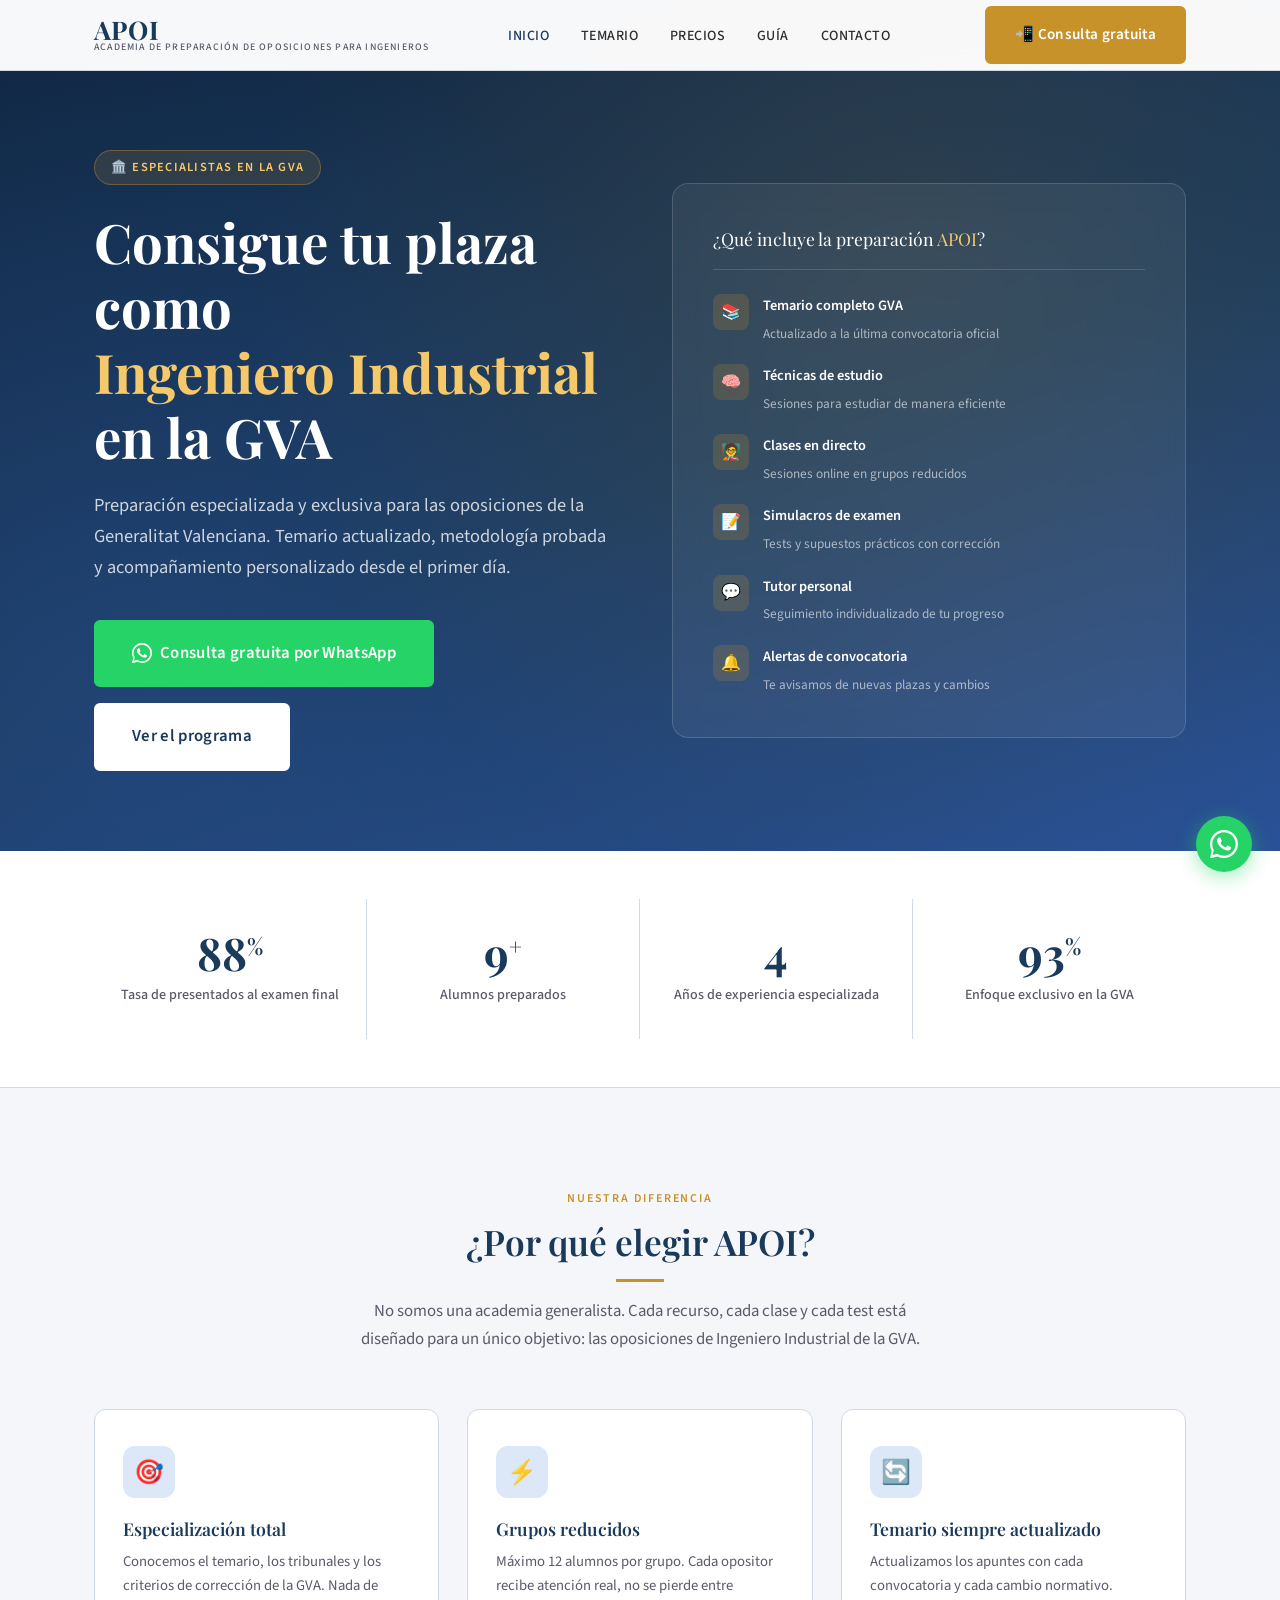
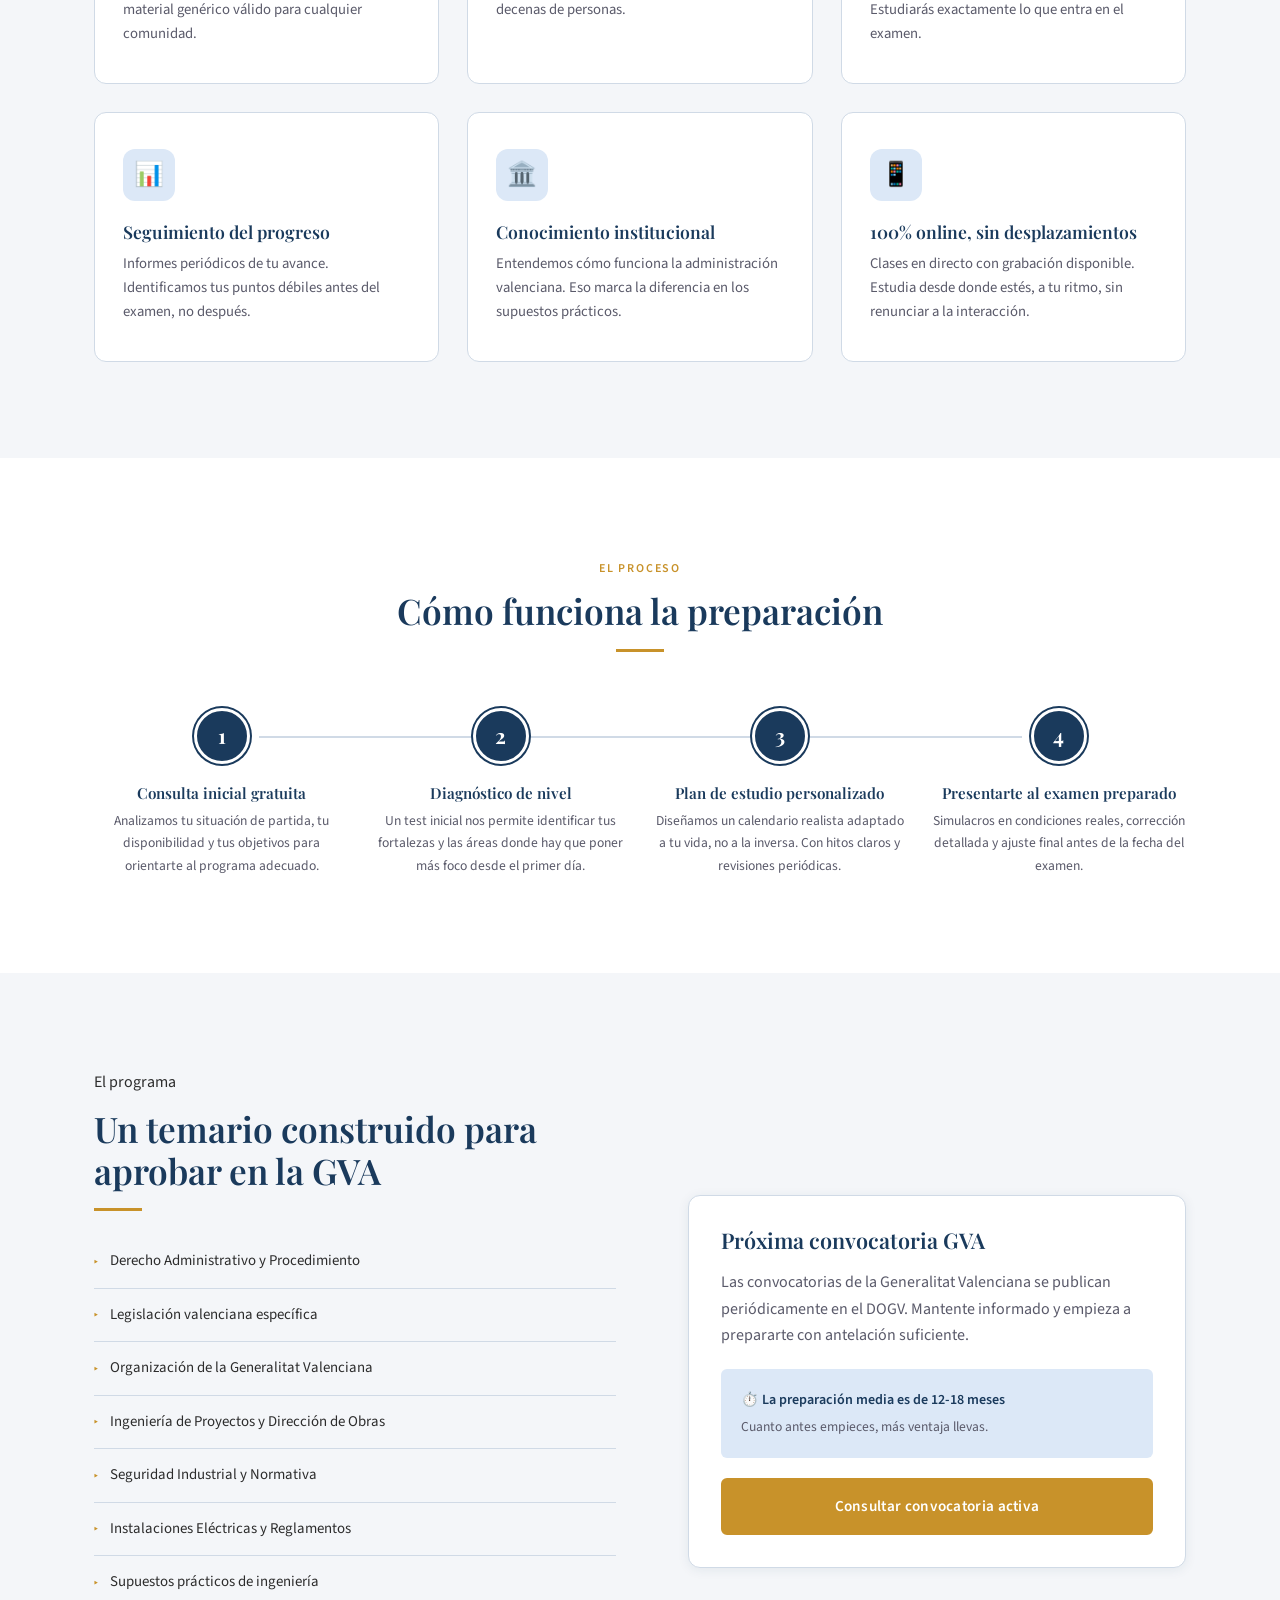
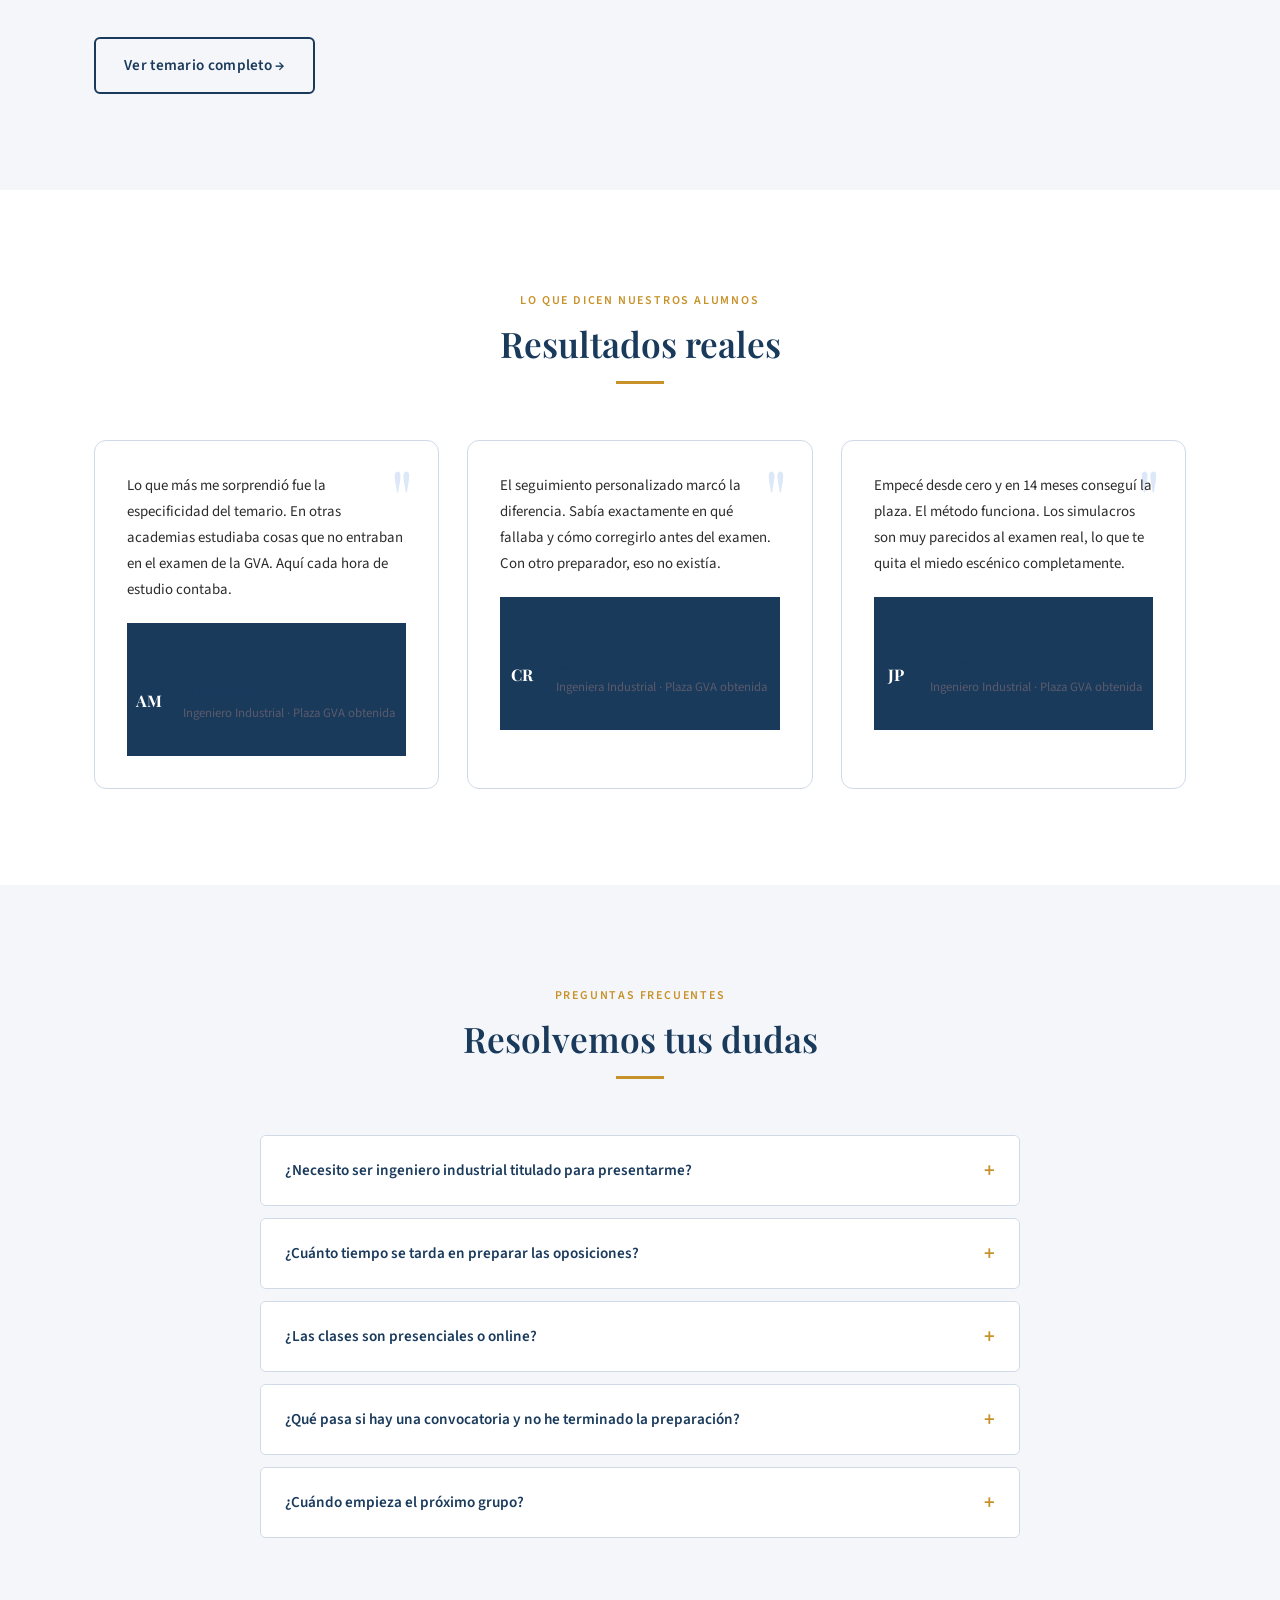
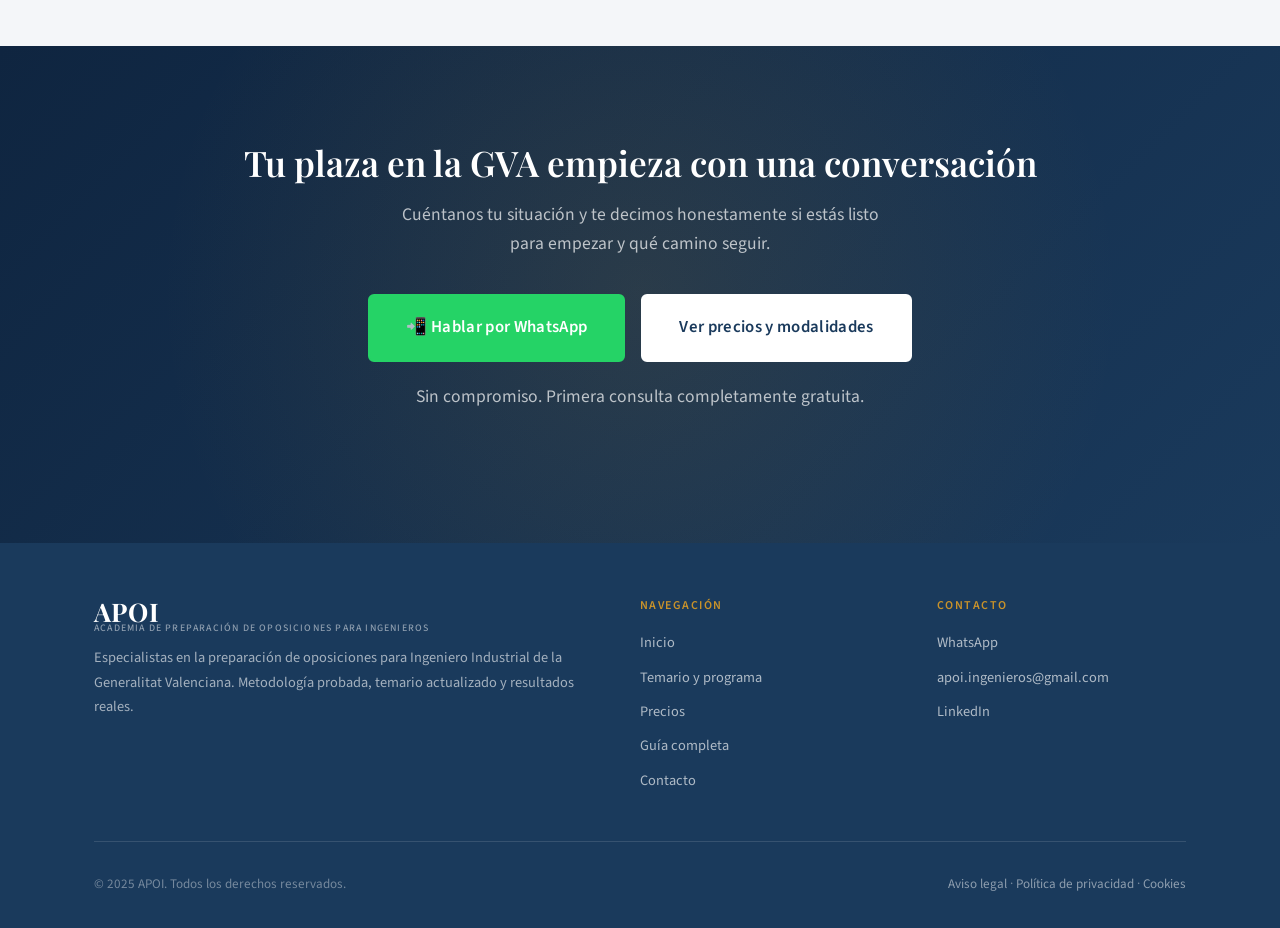
<file: index.html>
<!DOCTYPE html>
<html lang="es">

<head>
  <meta charset="UTF-8">
  <meta name="viewport" content="width=device-width, initial-scale=1.0">
  <title>APOI — Academia de Preparación de Oposiciones para Ingenieros Industriales GVA</title>
  <meta name="description"
    content="Preparación especializada para las oposiciones de Ingeniero Industrial de la Generalitat Valenciana. Metodología probada, temario actualizado y acompañamiento personalizado.">
  <meta name="keywords"
    content="oposiciones ingeniero industrial GVA, preparación oposiciones Generalitat Valenciana, academia oposiciones ingenieros Valencia">
  <link rel="canonical" href="https://apoi-web.pages.dev/">
  <link rel="stylesheet" href="css/styles.css">
  <style>
    /* ── Estilos específicos de la landing ── */

    /* Animación de entrada */
    .animar {
      opacity: 0;
      transform: translateY(24px);
      transition: opacity 0.6s ease, transform 0.6s ease;
    }

    .animar.visible {
      opacity: 1;
      transform: none;
    }

    .animar-delay-1 {
      transition-delay: 0.1s;
    }

    .animar-delay-2 {
      transition-delay: 0.2s;
    }

    .animar-delay-3 {
      transition-delay: 0.3s;
    }

    .animar-delay-4 {
      transition-delay: 0.4s;
    }

    /* ── HERO ── */
    .hero {
      padding-top: 70px;
      /* navbar */
      background: linear-gradient(160deg, #0f2540 0%, #1a3a5c 55%, #2a5298 100%);
      min-height: 92vh;
      display: flex;
      align-items: center;
      position: relative;
      overflow: hidden;
    }

    .hero::before {
      content: '';
      position: absolute;
      inset: 0;
      background-image:
        radial-gradient(circle at 70% 30%, rgba(200, 146, 42, 0.12) 0%, transparent 60%),
        radial-gradient(circle at 10% 80%, rgba(42, 82, 152, 0.4) 0%, transparent 50%);
    }

    .hero-inner {
      position: relative;
      z-index: 1;
      display: grid;
      grid-template-columns: 1fr 1fr;
      gap: 64px;
      align-items: center;
      padding: 80px 0;
    }

    .hero-badge {
      display: inline-flex;
      align-items: center;
      gap: 8px;
      background: rgba(200, 146, 42, 0.15);
      border: 1px solid rgba(200, 146, 42, 0.4);
      color: #f5c96a;
      border-radius: 100px;
      padding: 6px 16px;
      font-size: 0.78rem;
      font-weight: 600;
      letter-spacing: 0.1em;
      text-transform: uppercase;
      margin-bottom: 24px;
    }

    .hero h1 {
      color: var(--blanco);
      margin-bottom: 20px;
      font-size: clamp(2.2rem, 4.5vw, 3.4rem);
    }

    .hero h1 span {
      color: #f5c96a;
    }

    .hero-subtitulo {
      color: rgba(255, 255, 255, 0.78);
      font-size: 1.15rem;
      margin-bottom: 36px;
      line-height: 1.7;
    }

    .hero-botones {
      display: flex;
      gap: 16px;
      flex-wrap: wrap;
    }

    .hero-card {
      background: rgba(255, 255, 255, 0.06);
      border: 1px solid rgba(255, 255, 255, 0.15);
      border-radius: 16px;
      padding: 40px;
      backdrop-filter: blur(12px);
    }

    .hero-card-titulo {
      font-family: var(--font-display);
      color: var(--blanco);
      font-size: 1.1rem;
      margin-bottom: 24px;
      padding-bottom: 16px;
      border-bottom: 1px solid rgba(255, 255, 255, 0.15);
    }

    .hero-card-titulo span {
      color: #f5c96a;
    }

    .hero-item {
      display: flex;
      align-items: flex-start;
      gap: 14px;
      margin-bottom: 18px;
    }

    .hero-item:last-child {
      margin-bottom: 0;
    }

    .hero-item-icono {
      width: 36px;
      height: 36px;
      background: rgba(200, 146, 42, 0.2);
      border-radius: 8px;
      display: flex;
      align-items: center;
      justify-content: center;
      flex-shrink: 0;
      font-size: 1rem;
    }

    .hero-item-texto strong {
      display: block;
      color: var(--blanco);
      font-size: 0.9rem;
      font-weight: 600;
      margin-bottom: 2px;
    }

    .hero-item-texto span {
      color: rgba(255, 255, 255, 0.6);
      font-size: 0.83rem;
    }

    /* ── STATS ── */
    .stats {
      padding: 48px 0;
      background: var(--blanco);
      border-bottom: 1px solid var(--borde);
    }

    .stats-grid {
      display: grid;
      grid-template-columns: repeat(4, 1fr);
      gap: 0;
    }

    .stat-item {
      text-align: center;
      padding: 32px 24px;
      border-right: 1px solid var(--borde);
    }

    .stat-item:last-child {
      border-right: none;
    }

    .stat-numero {
      font-family: var(--font-display);
      font-size: 2.8rem;
      font-weight: 700;
      color: var(--azul-marino);
      line-height: 1;
      margin-bottom: 8px;
    }

    .stat-numero sup {
      font-size: 1.4rem;
      vertical-align: super;
    }

    .stat-texto {
      font-size: 0.88rem;
      color: var(--gris-medio);
      font-weight: 500;
    }

    /* ── POR QUÉ AINSI ── */
    .por-que-grid {
      display: grid;
      grid-template-columns: repeat(3, 1fr);
      gap: 28px;
    }

    .pq-tarjeta {
      background: var(--blanco);
      border: 1px solid var(--borde);
      border-radius: var(--radio-lg);
      padding: 36px 28px;
      transition: var(--transicion);
      position: relative;
      overflow: hidden;
    }

    .pq-tarjeta::after {
      content: '';
      position: absolute;
      bottom: 0;
      left: 0;
      right: 0;
      height: 3px;
      background: var(--dorado);
      transform: scaleX(0);
      transition: transform 0.3s ease;
    }

    .pq-tarjeta:hover {
      box-shadow: var(--sombra-media);
      transform: translateY(-4px);
    }

    .pq-tarjeta:hover::after {
      transform: scaleX(1);
    }

    .pq-icono {
      width: 52px;
      height: 52px;
      background: var(--azul-claro);
      border-radius: 12px;
      display: flex;
      align-items: center;
      justify-content: center;
      font-size: 1.5rem;
      margin-bottom: 20px;
    }

    .pq-tarjeta h3 {
      margin-bottom: 10px;
      font-size: 1.1rem;
    }

    .pq-tarjeta p {
      font-size: 0.92rem;
    }

    /* ── CÓMO FUNCIONA ── */
    .pasos-grid {
      display: grid;
      grid-template-columns: repeat(4, 1fr);
      gap: 24px;
      position: relative;
    }

    .pasos-grid::before {
      content: '';
      position: absolute;
      top: 28px;
      left: calc(12.5% + 28px);
      right: calc(12.5% + 28px);
      height: 2px;
      background: var(--borde);
      z-index: 0;
    }

    .paso {
      text-align: center;
      position: relative;
      z-index: 1;
    }

    .paso-numero {
      width: 56px;
      height: 56px;
      background: var(--azul-marino);
      color: var(--blanco);
      border-radius: 50%;
      display: flex;
      align-items: center;
      justify-content: center;
      font-family: var(--font-display);
      font-size: 1.3rem;
      font-weight: 700;
      margin: 0 auto 20px;
      border: 3px solid var(--blanco);
      box-shadow: 0 0 0 2px var(--azul-marino);
    }

    .paso h3 {
      font-size: 0.95rem;
      margin-bottom: 8px;
    }

    .paso p {
      font-size: 0.85rem;
    }

    /* ── TEMARIO RESUMEN ── */
    .temario-cols {
      display: grid;
      grid-template-columns: 1fr 1fr;
      gap: 48px;
      align-items: center;
    }

    .temario-lista {
      list-style: none;
    }

    .temario-lista li {
      display: flex;
      align-items: center;
      gap: 12px;
      padding: 14px 0;
      border-bottom: 1px solid var(--borde);
      font-size: 0.93rem;
      color: var(--gris-oscuro);
    }

    .temario-lista li:last-child {
      border-bottom: none;
    }

    .temario-lista li::before {
      content: '▸';
      color: var(--dorado);
      font-size: 0.8rem;
      flex-shrink: 0;
    }

    .temario-info {
      padding-left: 24px;
    }

    .temario-info h2 {
      margin-bottom: 16px;
    }

    .temario-info p {
      margin-bottom: 24px;
    }

    /* ── TESTIMONIOS ── */
    .testimonios-grid {
      display: grid;
      grid-template-columns: repeat(3, 1fr);
      gap: 28px;
    }

    .testimonio {
      background: var(--blanco);
      border: 1px solid var(--borde);
      border-radius: var(--radio-lg);
      padding: 32px;
      position: relative;
    }

    .testimonio::before {
      content: '"';
      position: absolute;
      top: 16px;
      right: 24px;
      font-family: var(--font-display);
      font-size: 5rem;
      color: var(--azul-claro);
      line-height: 1;
    }

    .testimonio-texto {
      font-size: 0.93rem;
      line-height: 1.75;
      margin-bottom: 20px;
      color: var(--gris-oscuro);
      position: relative;
      z-index: 1;
    }

    .testimonio-autor {
      display: flex;
      align-items: center;
      gap: 12px;
    }

    .testimonio-avatar {
      width: 44px;
      height: 44px;
      background: var(--azul-marino);
      border-radius: 50%;
      display: flex;
      align-items: center;
      justify-content: center;
      color: var(--blanco);
      font-family: var(--font-display);
      font-weight: 700;
      font-size: 1rem;
      flex-shrink: 0;
    }

    .testimonio-nombre {
      font-weight: 600;
      font-size: 0.9rem;
      color: var(--azul-marino);
    }

    .testimonio-cargo {
      font-size: 0.8rem;
      color: var(--gris-medio);
    }

    /* ── CTA FINAL ── */
    .cta-final {
      background: linear-gradient(135deg, #0f2540 0%, #1a3a5c 100%);
      padding: 96px 0;
      text-align: center;
      position: relative;
      overflow: hidden;
    }

    .cta-final::before {
      content: '';
      position: absolute;
      inset: 0;
      background: radial-gradient(circle at 50% 50%, rgba(200, 146, 42, 0.12) 0%, transparent 70%);
    }

    .cta-final h2 {
      color: var(--blanco);
      margin-bottom: 16px;
      position: relative;
    }

    .cta-final p {
      color: rgba(255, 255, 255, 0.7);
      margin-bottom: 36px;
      font-size: 1.1rem;
      max-width: 500px;
      margin-left: auto;
      margin-right: auto;
      position: relative;
    }

    .cta-botones {
      display: flex;
      justify-content: center;
      gap: 16px;
      flex-wrap: wrap;
      position: relative;
    }

    .cta-nota {
      margin-top: 20px;
      font-size: 0.83rem;
      color: rgba(255, 255, 255, 0.45);
      position: relative;
    }

    /* ── FAQ ── */
    .faq-lista {
      max-width: 760px;
      margin: 0 auto;
    }

    .faq-item {
      border: 1px solid var(--borde);
      border-radius: var(--radio);
      margin-bottom: 12px;
      overflow: hidden;
    }

    .faq-pregunta {
      width: 100%;
      display: flex;
      justify-content: space-between;
      align-items: center;
      padding: 20px 24px;
      background: var(--blanco);
      border: none;
      cursor: pointer;
      font-family: var(--font-body);
      font-size: 0.95rem;
      font-weight: 600;
      color: var(--azul-marino);
      text-align: left;
      transition: var(--transicion);
    }

    .faq-pregunta:hover {
      background: var(--gris-claro);
    }

    .faq-icono {
      font-size: 1.3rem;
      color: var(--dorado);
      transition: transform 0.3s;
      flex-shrink: 0;
    }

    .faq-item.abierto .faq-icono {
      transform: rotate(45deg);
    }

    .faq-respuesta {
      max-height: 0;
      overflow: hidden;
      transition: max-height 0.4s ease, padding 0.3s;
      padding: 0 24px;
      font-size: 0.92rem;
      color: var(--gris-medio);
      line-height: 1.75;
    }

    .faq-item.abierto .faq-respuesta {
      max-height: 400px;
      padding: 0 24px 20px;
    }

    /* ── Responsive hero ── */
    @media (max-width: 900px) {
      .hero-inner {
        grid-template-columns: 1fr;
        gap: 40px;
      }

      .hero-card {
        display: none;
      }

      .stats-grid {
        grid-template-columns: repeat(2, 1fr);
      }

      .stat-item:nth-child(2) {
        border-right: none;
      }

      .por-que-grid {
        grid-template-columns: 1fr;
      }

      .pasos-grid {
        grid-template-columns: repeat(2, 1fr);
      }

      .pasos-grid::before {
        display: none;
      }

      .temario-cols {
        grid-template-columns: 1fr;
      }

      .temario-info {
        padding-left: 0;
      }

      .testimonios-grid {
        grid-template-columns: 1fr;
      }
    }

    @media (max-width: 600px) {
      .stats-grid {
        grid-template-columns: repeat(2, 1fr);
      }

      .pasos-grid {
        grid-template-columns: 1fr;
      }
    }
  </style>
</head>

<body>

  <!-- ══ NAVEGACIÓN ══════════════════════════════════════════ -->
  <nav id="navbar" role="navigation" aria-label="Navegación principal">
    <div class="container">
      <div class="nav-inner">
        <a href="index.html" class="logo" aria-label="APOI - Inicio">
          <span class="logo-siglas">APOI</span>
          <span class="logo-texto">Academia de Preparación de Oposiciones para Ingenieros</span>
        </a>
        <ul class="nav-links">
          <li><a href="index.html">Inicio</a></li>
          <li><a href="temario.html">Temario</a></li>
          <li><a href="precios.html">Precios</a></li>
          <li><a href="guia-oposiciones-ingeniero-industrial-gva.html">Guía</a></li>
          <li><a href="contacto.html">Contacto</a></li>
        </ul>
        <a href="https://wa.me/34633600849?text=Hola,%20me%20gustar%C3%ADa%20obtener%20información%20sobre%20la%20preparación%20de%20oposiciones"
          class="btn btn-primario nav-cta" target="_blank" rel="noopener">
          📲 Consulta gratuita
        </a>
        <button class="hamburger" aria-label="Abrir menú" aria-expanded="false">
          <span></span><span></span><span></span>
        </button>
      </div>
      <div class="nav-mobile" role="menu">
        <a href="index.html">Inicio</a>
        <a href="temario.html">Temario</a>
        <a href="precios.html">Precios</a>
        <a href="guia-oposiciones-ingeniero-industrial-gva.html">Guía completa</a>
        <a href="contacto.html">Contacto</a>
      </div>
    </div>
  </nav>

  <!-- ══ HERO ════════════════════════════════════════════════ -->
  <header class="hero" role="banner">
    <div class="container">
      <div class="hero-inner">
        <div class="hero-contenido">
          <div class="hero-badge animar">🏛️ Especialistas en la GVA</div>
          <h1 class="animar animar-delay-1">
            Consigue tu plaza como<br>
            <span>Ingeniero Industrial</span><br>
            en la GVA
          </h1>
          <p class="hero-subtitulo animar animar-delay-2">
            Preparación especializada y exclusiva para las oposiciones de la Generalitat Valenciana.
            Temario actualizado, metodología probada y acompañamiento personalizado desde el primer día.
          </p>
          <div class="hero-botones animar animar-delay-3">
            <a href="https://wa.me/34633600849?text=Hola,%20quiero%20información%20sobre%20la%20preparación%20de%20oposiciones%20de%20ingeniero%20industrial%20GVA"
              class="btn btn-whatsapp btn-lg" target="_blank" rel="noopener">
              <svg viewBox="0 0 24 24" style="width:20px;height:20px;fill:white;flex-shrink:0">
                <path
                  d="M17.472 14.382c-.297-.149-1.758-.867-2.03-.967-.273-.099-.471-.148-.67.15-.197.297-.767.966-.94 1.164-.173.199-.347.223-.644.075-.297-.15-1.255-.463-2.39-1.475-.883-.788-1.48-1.761-1.653-2.059-.173-.297-.018-.458.13-.606.134-.133.298-.347.446-.52.149-.174.198-.298.298-.497.099-.198.05-.371-.025-.52-.075-.149-.669-1.612-.916-2.207-.242-.579-.487-.5-.669-.51-.173-.008-.371-.01-.57-.01-.198 0-.52.074-.792.372-.272.297-1.04 1.016-1.04 2.479 0 1.462 1.065 2.875 1.213 3.074.149.198 2.096 3.2 5.077 4.487.709.306 1.262.489 1.694.625.712.227 1.36.195 1.871.118.571-.085 1.758-.719 2.006-1.413.248-.694.248-1.289.173-1.413-.074-.124-.272-.198-.57-.347z" />
                <path
                  d="M12 0C5.373 0 0 5.373 0 12c0 2.123.555 4.116 1.527 5.845L.057 23.547a.5.5 0 0 0 .609.637l5.886-1.545A11.945 11.945 0 0 0 12 24c6.627 0 12-5.373 12-12S18.627 0 12 0zm0 22c-1.967 0-3.81-.537-5.388-1.473l-.385-.228-3.993 1.048 1.015-3.895-.249-.397A9.96 9.96 0 0 1 2 12C2 6.477 6.477 2 12 2s10 4.477 10 10-4.477 10-10 10z" />
              </svg>
              Consulta gratuita por WhatsApp
            </a>
            <a href="temario.html" class="btn btn-blanco btn-lg">Ver el programa</a>
          </div>
        </div>

        <aside class="hero-card animar animar-delay-2" aria-label="Características del programa">
          <div class="hero-card-titulo">¿Qué incluye la preparación <span>APOI</span>?</div>
          <div class="hero-item">
            <div class="hero-item-icono">📚</div>
            <div class="hero-item-texto">
              <strong>Temario completo GVA</strong>
              <span>Actualizado a la última convocatoria oficial</span>
            </div>
          </div>
          <div class="hero-item">
            <div class="hero-item-icono">🧠</div>
            <div class="hero-item-texto">
              <strong>Técnicas de estudio</strong>
              <span>Sesiones para estudiar de manera eficiente</span>
            </div>
          </div>
          <div class="hero-item">
            <div class="hero-item-icono">🧑‍🏫</div>
            <div class="hero-item-texto">
              <strong>Clases en directo</strong>
              <span>Sesiones online en grupos reducidos</span>
            </div>
          </div>
          <div class="hero-item">
            <div class="hero-item-icono">📝</div>
            <div class="hero-item-texto">
              <strong>Simulacros de examen</strong>
              <span>Tests y supuestos prácticos con corrección</span>
            </div>
          </div>
          <div class="hero-item">
            <div class="hero-item-icono">💬</div>
            <div class="hero-item-texto">
              <strong>Tutor personal</strong>
              <span>Seguimiento individualizado de tu progreso</span>
            </div>
          </div>
          <div class="hero-item">
            <div class="hero-item-icono">🔔</div>
            <div class="hero-item-texto">
              <strong>Alertas de convocatoria</strong>
              <span>Te avisamos de nuevas plazas y cambios</span>
            </div>
          </div>
        </aside>
      </div>
    </div>
  </header>

  <!-- ══ STATS ════════════════════════════════════════════════ -->
  <section class="stats" aria-label="Datos de la academia">
    <div class="container">
      <div class="stats-grid">
        <div class="stat-item animar">
          <div class="stat-numero"><span data-objetivo="94">0</span><sup>%</sup></div>
          <div class="stat-texto">Tasa de presentados al examen final</div>
        </div>
        <div class="stat-item animar animar-delay-1">
          <div class="stat-numero"><span data-objetivo="10">0</span><sup>+</sup></div>
          <div class="stat-texto">Alumnos preparados</div>
        </div>
        <div class="stat-item animar animar-delay-2">
          <div class="stat-numero"><span data-objetivo="5">0</span></div>
          <div class="stat-texto">Años de experiencia especializada</div>
        </div>
        <div class="stat-item animar animar-delay-3">
          <div class="stat-numero"><span data-objetivo="100">0</span><sup>%</sup></div>
          <div class="stat-texto">Enfoque exclusivo en la GVA</div>
        </div>
      </div>
    </div>
  </section>

  <!-- ══ POR QUÉ AINSI ══════════════════════════════════════ -->
  <section class="seccion seccion-gris" aria-labelledby="por-que-titulo">
    <div class="container">
      <div class="seccion-header">
        <span class="etiqueta">Nuestra diferencia</span>
        <h2 id="por-que-titulo">¿Por qué elegir APOI?</h2>
        <span class="linea-dorada" aria-hidden="true"></span>
        <p>No somos una academia generalista. Cada recurso, cada clase y cada test está diseñado para un único objetivo:
          las oposiciones de Ingeniero Industrial de la GVA.</p>
      </div>
      <div class="por-que-grid">
        <article class="pq-tarjeta animar">
          <div class="pq-icono" aria-hidden="true">🎯</div>
          <h3>Especialización total</h3>
          <p>Conocemos el temario, los tribunales y los criterios de corrección de la GVA. Nada de material genérico
            válido para cualquier comunidad.</p>
        </article>
        <article class="pq-tarjeta animar animar-delay-1">
          <div class="pq-icono" aria-hidden="true">⚡</div>
          <h3>Grupos reducidos</h3>
          <p>Máximo 12 alumnos por grupo. Cada opositor recibe atención real, no se pierde entre decenas de personas.
          </p>
        </article>
        <article class="pq-tarjeta animar animar-delay-2">
          <div class="pq-icono" aria-hidden="true">🔄</div>
          <h3>Temario siempre actualizado</h3>
          <p>Actualizamos los apuntes con cada convocatoria y cada cambio normativo. Estudiarás exactamente lo que entra
            en el examen.</p>
        </article>
        <article class="pq-tarjeta animar animar-delay-3">
          <div class="pq-icono" aria-hidden="true">📊</div>
          <h3>Seguimiento del progreso</h3>
          <p>Informes periódicos de tu avance. Identificamos tus puntos débiles antes del examen, no después.</p>
        </article>
        <article class="pq-tarjeta animar animar-delay-1">
          <div class="pq-icono" aria-hidden="true">🏛️</div>
          <h3>Conocimiento institucional</h3>
          <p>Entendemos cómo funciona la administración valenciana. Eso marca la diferencia en los supuestos prácticos.
          </p>
        </article>
        <article class="pq-tarjeta animar animar-delay-2">
          <div class="pq-icono" aria-hidden="true">📱</div>
          <h3>100% online, sin desplazamientos</h3>
          <p>Clases en directo con grabación disponible. Estudia desde donde estés, a tu ritmo, sin renunciar a la
            interacción.</p>
        </article>
      </div>
    </div>
  </section>

  <!-- ══ CÓMO FUNCIONA ══════════════════════════════════════ -->
  <section class="seccion" aria-labelledby="como-titulo">
    <div class="container">
      <div class="seccion-header">
        <span class="etiqueta">El proceso</span>
        <h2 id="como-titulo">Cómo funciona la preparación</h2>
        <span class="linea-dorada" aria-hidden="true"></span>
      </div>
      <div class="pasos-grid">
        <div class="paso animar">
          <div class="paso-numero">1</div>
          <h3>Consulta inicial gratuita</h3>
          <p>Analizamos tu situación de partida, tu disponibilidad y tus objetivos para orientarte al programa adecuado.
          </p>
        </div>
        <div class="paso animar animar-delay-1">
          <div class="paso-numero">2</div>
          <h3>Diagnóstico de nivel</h3>
          <p>Un test inicial nos permite identificar tus fortalezas y las áreas donde hay que poner más foco desde el
            primer día.</p>
        </div>
        <div class="paso animar animar-delay-2">
          <div class="paso-numero">3</div>
          <h3>Plan de estudio personalizado</h3>
          <p>Diseñamos un calendario realista adaptado a tu vida, no a la inversa. Con hitos claros y revisiones
            periódicas.</p>
        </div>
        <div class="paso animar animar-delay-3">
          <div class="paso-numero">4</div>
          <h3>Presentarte al examen preparado</h3>
          <p>Simulacros en condiciones reales, corrección detallada y ajuste final antes de la fecha del examen.</p>
        </div>
      </div>
    </div>
  </section>

  <!-- ══ TEMARIO RESUMEN ════════════════════════════════════ -->
  <section class="seccion seccion-gris" aria-labelledby="temario-titulo">
    <div class="container">
      <div class="temario-cols">
        <div>
          <span class="etiqueta">El programa</span>
          <h2 id="temario-titulo" style="margin-top:12px;">Un temario construido para aprobar en la GVA</h2>
          <span class="linea-dorada" style="margin:16px 0 24px;display:block;"></span>
          <ul class="temario-lista">
            <li>Derecho Administrativo y Procedimiento</li>
            <li>Legislación valenciana específica</li>
            <li>Organización de la Generalitat Valenciana</li>
            <li>Ingeniería de Proyectos y Dirección de Obras</li>
            <li>Seguridad Industrial y Normativa</li>
            <li>Instalaciones Eléctricas y Reglamentos</li>
            <li>Supuestos prácticos de ingeniería</li>
          </ul>
          <a href="temario.html" class="btn btn-secundario" style="margin-top:28px;">Ver temario completo →</a>
        </div>
        <div class="temario-info animar">
          <div class="tarjeta">
            <h3 style="margin-bottom:16px;">Próxima convocatoria GVA</h3>
            <p style="margin-bottom:20px;">Las convocatorias de la Generalitat Valenciana se publican periódicamente en
              el DOGV. Mantente informado y empieza a prepararte con antelación suficiente.</p>
            <div style="background:var(--azul-claro);border-radius:var(--radio);padding:20px;margin-bottom:20px;">
              <p style="font-size:0.88rem;color:var(--azul-marino);font-weight:600;margin-bottom:4px;">⏱️ La preparación
                media es de 12-18 meses</p>
              <p style="font-size:0.85rem;color:var(--gris-medio);margin:0;">Cuanto antes empieces, más ventaja llevas.
              </p>
            </div>
            <a href="https://wa.me/34633600849?text=Hola,%20quiero%20saber%20si%20hay%20convocatoria%20activa%20para%20ingeniero%20industrial%20GVA"
              class="btn btn-primario" style="width:100%;justify-content:center;" target="_blank" rel="noopener">
              Consultar convocatoria activa
            </a>
          </div>
        </div>
      </div>
    </div>
  </section>

  <!-- ══ TESTIMONIOS ════════════════════════════════════════ -->
  <section class="seccion" aria-labelledby="testimonios-titulo">
    <div class="container">
      <div class="seccion-header">
        <span class="etiqueta">Lo que dicen nuestros alumnos</span>
        <h2 id="testimonios-titulo">Resultados reales</h2>
        <span class="linea-dorada" aria-hidden="true"></span>
      </div>
      <div class="testimonios-grid">
        <blockquote class="testimonio animar">
          <p class="testimonio-texto">Lo que más me sorprendió fue la especificidad del temario. En otras academias
            estudiaba cosas que no entraban en el examen de la GVA. Aquí cada hora de estudio contaba.</p>
          <footer class="testimonio-autor">
            <div class="testimonio-avatar" aria-hidden="true">AM</div>
            <div>
              <div class="testimonio-nombre">A. Martínez</div>
              <div class="testimonio-cargo">Ingeniero Industrial · Plaza GVA obtenida</div>
            </div>
          </footer>
        </blockquote>
        <blockquote class="testimonio animar animar-delay-1">
          <p class="testimonio-texto">El seguimiento personalizado marcó la diferencia. Sabía exactamente en qué fallaba
            y cómo corregirlo antes del examen. Con otro preparador, eso no existía.</p>
          <footer class="testimonio-autor">
            <div class="testimonio-avatar" aria-hidden="true">CR</div>
            <div>
              <div class="testimonio-nombre">C. Roca</div>
              <div class="testimonio-cargo">Ingeniera Industrial · Plaza GVA obtenida</div>
            </div>
          </footer>
        </blockquote>
        <blockquote class="testimonio animar animar-delay-2">
          <p class="testimonio-texto">Empecé desde cero y en 14 meses conseguí la plaza. El método funciona. Los
            simulacros son muy parecidos al examen real, lo que te quita el miedo escénico completamente.</p>
          <footer class="testimonio-autor">
            <div class="testimonio-avatar" aria-hidden="true">JP</div>
            <div>
              <div class="testimonio-nombre">J. Peris</div>
              <div class="testimonio-cargo">Ingeniero Industrial · Plaza GVA obtenida</div>
            </div>
          </footer>
        </blockquote>
      </div>
    </div>
  </section>

  <!-- ══ FAQ ══════════════════════════════════════════════════ -->
  <section class="seccion seccion-gris" aria-labelledby="faq-titulo">
    <div class="container">
      <div class="seccion-header">
        <span class="etiqueta">Preguntas frecuentes</span>
        <h2 id="faq-titulo">Resolvemos tus dudas</h2>
        <span class="linea-dorada" aria-hidden="true"></span>
      </div>
      <div class="faq-lista">
        <div class="faq-item">
          <button class="faq-pregunta" aria-expanded="false">
            ¿Necesito ser ingeniero industrial titulado para presentarme?
            <span class="faq-icono" aria-hidden="true">+</span>
          </button>
          <div class="faq-respuesta">Sí. Las oposiciones de Ingeniero Industrial de la GVA requieren estar en posesión
            del título de Ingeniero Industrial (o equivalente reconocido) en el momento de presentar la solicitud. Si
            estás en el último curso, consúltanos porque los plazos varían.</div>
        </div>
        <div class="faq-item">
          <button class="faq-pregunta" aria-expanded="false">
            ¿Cuánto tiempo se tarda en preparar las oposiciones?
            <span class="faq-icono" aria-hidden="true">+</span>
          </button>
          <div class="faq-respuesta">La preparación media oscila entre 12 y 18 meses dependiendo de tu base y tu
            dedicación diaria. Con una dedicación de 3-4 horas diarias es posible estar listo en 12-14 meses. Te hacemos
            un plan personalizado en la consulta inicial.</div>
        </div>
        <div class="faq-item">
          <button class="faq-pregunta" aria-expanded="false">
            ¿Las clases son presenciales o online?
            <span class="faq-icono" aria-hidden="true">+</span>
          </button>
          <div class="faq-respuesta">Las clases son 100% online en directo. Tienes acceso a la grabación de cada sesión,
            por lo que si un día no puedes asistir no te pierdes nada. La plataforma permite interacción real con el
            preparador.</div>
        </div>
        <div class="faq-item">
          <button class="faq-pregunta" aria-expanded="false">
            ¿Qué pasa si hay una convocatoria y no he terminado la preparación?
            <span class="faq-icono" aria-hidden="true">+</span>
          </button>
          <div class="faq-respuesta">Te acompañamos en la decisión. En algunos casos presentarse tiene sentido aunque no
            estés al 100%, para coger experiencia. En otros, es mejor esperar. Lo evaluamos juntos con tiempo
            suficiente.</div>
        </div>
        <div class="faq-item">
          <button class="faq-pregunta" aria-expanded="false">
            ¿Cuándo empieza el próximo grupo?
            <span class="faq-icono" aria-hidden="true">+</span>
          </button>
          <div class="faq-respuesta">Abrimos nuevos grupos periódicamente según demanda. Lo mejor es contactarnos cuanto
            antes para asegurar tu plaza en el próximo grupo disponible. Las plazas son limitadas (máximo 12 alumnos).
          </div>
        </div>
      </div>
    </div>
  </section>

  <!-- ══ CTA FINAL ══════════════════════════════════════════ -->
  <section class="cta-final" aria-labelledby="cta-titulo">
    <div class="container">
      <h2 id="cta-titulo" class="animar">Tu plaza en la GVA empieza con una conversación</h2>
      <p class="animar animar-delay-1">Cuéntanos tu situación y te decimos honestamente si estás listo para empezar y
        qué camino seguir.</p>
      <div class="cta-botones animar animar-delay-2">
        <a href="https://wa.me/34633600849?text=Hola,%20me%20gustar%C3%ADa%20obtener%20información%20sobre%20la%20preparación%20de%20oposiciones%20de%20ingeniero%20industrial%20GVA"
          class="btn btn-whatsapp btn-lg" target="_blank" rel="noopener">
          📲 Hablar por WhatsApp
        </a>
        <a href="precios.html" class="btn btn-blanco btn-lg">Ver precios y modalidades</a>
      </div>
      <p class="cta-nota">Sin compromiso. Primera consulta completamente gratuita.</p>
    </div>
  </section>

  <!-- ══ FOOTER ═════════════════════════════════════════════ -->
  <footer role="contentinfo">
    <div class="container">
      <div class="footer-grid">
        <div>
          <a href="index.html" class="logo">
            <span class="logo-siglas">APOI</span>
            <span class="logo-texto">Academia de Preparación de Oposiciones para Ingenieros</span>
          </a>
          <p class="footer-desc">Especialistas en la preparación de oposiciones para Ingeniero Industrial de la
            Generalitat Valenciana. Metodología probada, temario actualizado y resultados reales.</p>
        </div>
        <div class="footer-col">
          <h4>Navegación</h4>
          <ul>
            <li><a href="index.html">Inicio</a></li>
            <li><a href="temario.html">Temario y programa</a></li>
            <li><a href="precios.html">Precios</a></li>
            <li><a href="guia-oposiciones-ingeniero-industrial-gva.html">Guía completa</a></li>
            <li><a href="contacto.html">Contacto</a></li>
          </ul>
        </div>
        <div class="footer-col">
          <h4>Contacto</h4>
          <ul>
            <li><a href="https://wa.me/34633600849" target="_blank" rel="noopener">WhatsApp</a></li>
            <li><a href="mailto:apoi.ingenieros@gmail.com">apoi.ingenieros@gmail.com</a></li>
            <li><a href="https://linkedin.com/company/apoi" target="_blank" rel="noopener">LinkedIn</a></li>
          </ul>
        </div>
      </div>
      <div class="footer-bottom">
        <span>© 2025 APOI. Todos los derechos reservados.</span>
        <span>
          <a href="#">Aviso legal</a> ·
          <a href="#">Política de privacidad</a> ·
          <a href="#">Cookies</a>
        </span>
      </div>
    </div>
  </footer>

  <!-- ══ WhatsApp flotante ══════════════════════════════════ -->
  <a href="https://wa.me/34633600849?text=Hola,%20me%20gustar%C3%ADa%20obtener%20información%20sobre%20las%20oposiciones%20de%20ingeniero%20industrial%20GVA"
    class="whatsapp-flotante" target="_blank" rel="noopener" aria-label="Contactar por WhatsApp">
    <svg viewBox="0 0 24 24" xmlns="http://www.w3.org/2000/svg">
      <path
        d="M17.472 14.382c-.297-.149-1.758-.867-2.03-.967-.273-.099-.471-.148-.67.15-.197.297-.767.966-.94 1.164-.173.199-.347.223-.644.075-.297-.15-1.255-.463-2.39-1.475-.883-.788-1.48-1.761-1.653-2.059-.173-.297-.018-.458.13-.606.134-.133.298-.347.446-.52.149-.174.198-.298.298-.497.099-.198.05-.371-.025-.52-.075-.149-.669-1.612-.916-2.207-.242-.579-.487-.5-.669-.51-.173-.008-.371-.01-.57-.01-.198 0-.52.074-.792.372-.272.297-1.04 1.016-1.04 2.479 0 1.462 1.065 2.875 1.213 3.074.149.198 2.096 3.2 5.077 4.487.709.306 1.262.489 1.694.625.712.227 1.36.195 1.871.118.571-.085 1.758-.719 2.006-1.413.248-.694.248-1.289.173-1.413-.074-.124-.272-.198-.57-.347z" />
      <path
        d="M12 0C5.373 0 0 5.373 0 12c0 2.123.555 4.116 1.527 5.845L.057 23.547a.5.5 0 0 0 .609.637l5.886-1.545A11.945 11.945 0 0 0 12 24c6.627 0 12-5.373 12-12S18.627 0 12 0zm0 22c-1.967 0-3.81-.537-5.388-1.473l-.385-.228-3.993 1.048 1.015-3.895-.249-.397A9.96 9.96 0 0 1 2 12C2 6.477 6.477 2 12 2s10 4.477 10 10-4.477 10-10 10z" />
    </svg>
  </a>

  <script src="js/main.js"></script>
</body>

</html>
</file>
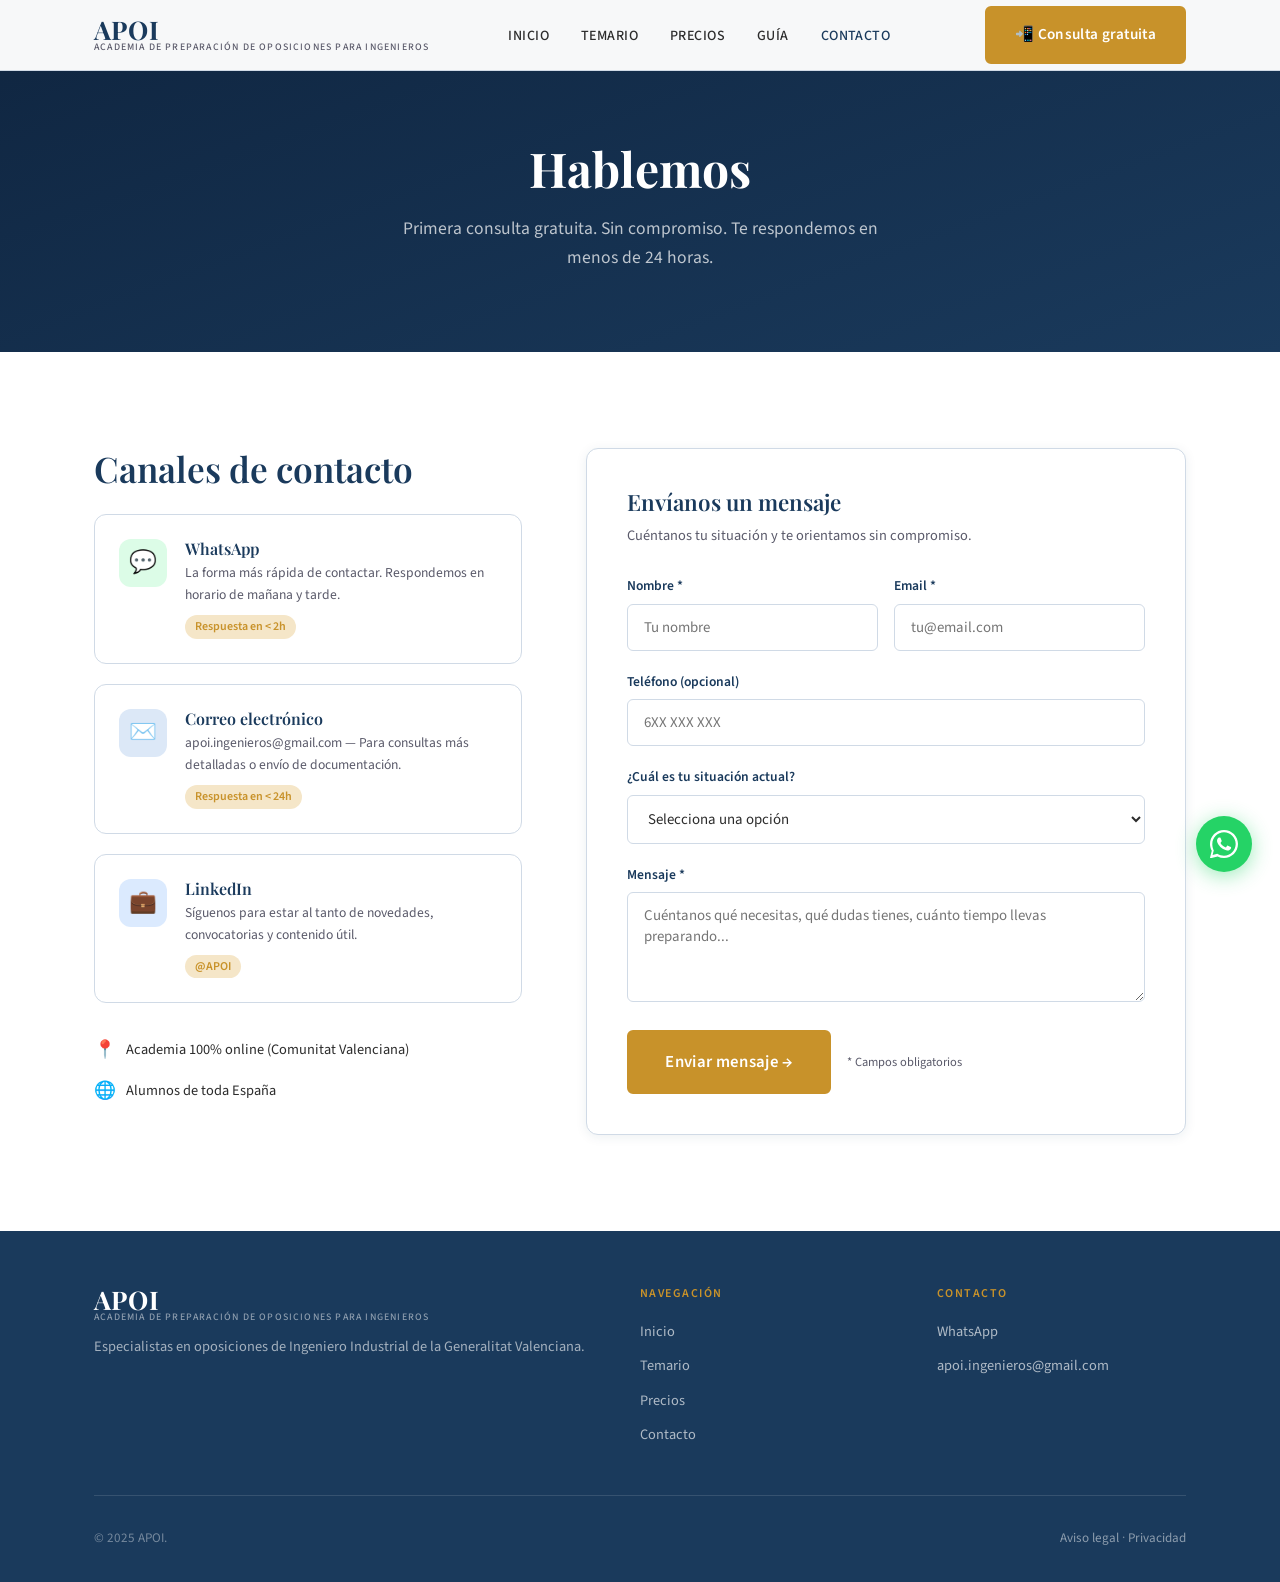
<file: contacto.html>
<!DOCTYPE html>
<html lang="es">

<head>
  <meta charset="UTF-8">
  <meta name="viewport" content="width=device-width, initial-scale=1.0">
  <title>Contacto — APOI AAcademia de Preparación de Oposiciones para Ingenieros GVA</title>
  <meta name="description"
    content="Contacta con APOI para resolver tus dudas sobre las oposiciones de Ingeniero Industrial de la GVA. Primera consulta gratuita por WhatsApp.">
  <link rel="canonical" href="https://apoi-web.pages.dev/contacto.html">
  <link rel="stylesheet" href="css/styles.css">
  <style>
    .animar {
      opacity: 0;
      transform: translateY(20px);
      transition: opacity .5s ease, transform .5s ease;
    }

    .animar.visible {
      opacity: 1;
      transform: none;
    }

    .page-hero {
      background: linear-gradient(160deg, #0f2540 0%, #1a3a5c 100%);
      padding: 140px 0 80px;
      text-align: center;
    }

    .page-hero h1 {
      color: var(--blanco);
      margin-bottom: 16px;
    }

    .page-hero p {
      color: rgba(255, 255, 255, .72);
      font-size: 1.1rem;
      max-width: 500px;
      margin: 0 auto;
    }

    .contacto-seccion {
      padding: 96px 0;
    }

    .contacto-grid {
      display: grid;
      grid-template-columns: 1fr 1.4fr;
      gap: 64px;
      align-items: start;
    }

    .canales {
      display: flex;
      flex-direction: column;
      gap: 20px;
    }

    .canal {
      display: flex;
      align-items: flex-start;
      gap: 18px;
      background: var(--blanco);
      border: 1px solid var(--borde);
      border-radius: var(--radio-lg);
      padding: 24px;
      transition: var(--transicion);
      text-decoration: none;
    }

    .canal:hover {
      box-shadow: var(--sombra-media);
      transform: translateY(-2px);
      color: inherit;
    }

    .canal-icono {
      width: 48px;
      height: 48px;
      border-radius: 12px;
      display: flex;
      align-items: center;
      justify-content: center;
      font-size: 1.4rem;
      flex-shrink: 0;
    }

    .canal-icono.wa {
      background: #dcfce7;
    }

    .canal-icono.mail {
      background: var(--azul-claro);
    }

    .canal-icono.li {
      background: #dbeafe;
    }

    .canal h3 {
      font-size: 1rem;
      margin-bottom: 4px;
    }

    .canal p {
      font-size: 0.85rem;
      margin: 0;
    }

    .canal-etiqueta {
      display: inline-block;
      margin-top: 8px;
      font-size: 0.75rem;
      font-weight: 600;
      color: var(--dorado);
      background: var(--dorado-claro);
      padding: 2px 10px;
      border-radius: 100px;
    }

    .info-extra {
      margin-top: 32px;
    }

    .info-extra h3 {
      margin-bottom: 16px;
      font-size: 1rem;
    }

    .info-item {
      display: flex;
      align-items: center;
      gap: 10px;
      margin-bottom: 12px;
      font-size: 0.9rem;
      color: var(--gris-oscuro);
    }

    .info-item span:first-child {
      font-size: 1.1rem;
    }

    /* Formulario */
    .form-card {
      background: var(--blanco);
      border: 1px solid var(--borde);
      border-radius: var(--radio-lg);
      padding: 40px;
      box-shadow: var(--sombra-suave);
    }

    .form-card h2 {
      margin-bottom: 8px;
      font-size: 1.4rem;
    }

    .form-card>p {
      margin-bottom: 28px;
      font-size: 0.9rem;
    }

    .form-grupo {
      margin-bottom: 20px;
    }

    .form-grupo label {
      display: block;
      font-size: 0.85rem;
      font-weight: 600;
      color: var(--azul-marino);
      margin-bottom: 6px;
    }

    .form-grupo input,
    .form-grupo select,
    .form-grupo textarea {
      width: 100%;
      padding: 12px 16px;
      border: 1.5px solid var(--borde);
      border-radius: var(--radio);
      font-family: var(--font-body);
      font-size: 0.93rem;
      color: var(--gris-oscuro);
      background: var(--blanco);
      transition: border-color .2s;
      outline: none;
    }

    .form-grupo input:focus,
    .form-grupo select:focus,
    .form-grupo textarea:focus {
      border-color: var(--azul-medio);
      box-shadow: 0 0 0 3px rgba(42, 82, 152, 0.1);
    }

    .form-grupo textarea {
      resize: vertical;
      min-height: 110px;
    }

    .form-fila {
      display: grid;
      grid-template-columns: 1fr 1fr;
      gap: 16px;
    }

    .form-submit {
      display: flex;
      align-items: center;
      gap: 16px;
      flex-wrap: wrap;
      margin-top: 8px;
    }

    .form-aviso {
      display: none;
      padding: 12px 16px;
      border-radius: var(--radio);
      font-size: 0.88rem;
      font-weight: 500;
    }

    .form-aviso.ok {
      background: #dcfce7;
      color: #166534;
      border: 1px solid #bbf7d0;
    }

    .form-aviso.error {
      background: #fee2e2;
      color: #991b1b;
      border: 1px solid #fecaca;
    }

    .form-nota {
      font-size: 0.78rem;
      color: var(--gris-medio);
    }

    @media (max-width:900px) {
      .contacto-grid {
        grid-template-columns: 1fr;
      }

      .form-fila {
        grid-template-columns: 1fr;
      }
    }
  </style>
</head>

<body>

  <nav id="navbar">
    <div class="container">
      <div class="nav-inner">
        <a href="index.html" class="logo"><span class="logo-siglas">APOI</span><span class="logo-texto">Academia de
            Preparación de Oposiciones para Ingenieros</span></a>
        <ul class="nav-links">
          <li><a href="index.html">Inicio</a></li>
          <li><a href="temario.html">Temario</a></li>
          <li><a href="precios.html">Precios</a></li>
          <li><a href="guia-oposiciones-ingeniero-industrial-gva.html">Guía</a></li>
          <li><a href="contacto.html" class="activo">Contacto</a></li>
        </ul>
        <a href="https://wa.me/34633600849?text=Hola,%20me%20gustar%C3%ADa%20obtener%20información%20sobre%20la%20preparación%20de%20oposiciones"
          class="btn btn-primario nav-cta" target="_blank" rel="noopener">📲 Consulta gratuita</a>
        <button class="hamburger" aria-label="Abrir menú"><span></span><span></span><span></span></button>
      </div>
      <div class="nav-mobile">
        <a href="index.html">Inicio</a><a href="temario.html">Temario</a>
        <a href="precios.html">Precios</a><a href="guia-oposiciones-ingeniero-industrial-gva.html">Guía</a>
        <a href="contacto.html">Contacto</a>
      </div>
    </div>
  </nav>

  <header class="page-hero">
    <div class="container">
      <h1>Hablemos</h1>
      <p>Primera consulta gratuita. Sin compromiso. Te respondemos en menos de 24 horas.</p>
    </div>
  </header>

  <main>
    <section class="contacto-seccion">
      <div class="container">
        <div class="contacto-grid">

          <div>
            <h2 style="margin-bottom:24px;">Canales de contacto</h2>
            <div class="canales">
              <a href="https://wa.me/34633600849?text=Hola,%20me%20gustaría%20obtener%20información%20sobre%20las%20oposiciones%20de%20ingeniero%20industrial%20GVA"
                class="canal" target="_blank" rel="noopener">
                <div class="canal-icono wa">💬</div>
                <div>
                  <h3>WhatsApp</h3>
                  <p>La forma más rápida de contactar. Respondemos en horario de mañana y tarde.</p>
                  <span class="canal-etiqueta">Respuesta en &lt; 2h</span>
                </div>
              </a>
              <a href="mailto:apoi.ingenieros@gmail.com" class="canal">
                <div class="canal-icono mail">✉️</div>
                <div>
                  <h3>Correo electrónico</h3>
                  <p>apoi.ingenieros@gmail.com — Para consultas más detalladas o envío de documentación.</p>
                  <span class="canal-etiqueta">Respuesta en &lt; 24h</span>
                </div>
              </a>
              <a href="https://linkedin.com/company/apoi" class="canal" target="_blank" rel="noopener">
                <div class="canal-icono li">💼</div>
                <div>
                  <h3>LinkedIn</h3>
                  <p>Síguenos para estar al tanto de novedades, convocatorias y contenido útil.</p>
                  <span class="canal-etiqueta">@APOI</span>
                </div>
              </a>
            </div>

            <div class="info-extra">
              <div class="info-item"><span>📍</span><span>Academia 100% online (Comunitat Valenciana)</span></div>
              <div class="info-item"><span>🌐</span><span>Alumnos de toda España</span></div>
            </div>
          </div>

          <div class="form-card animar">
            <h2>Envíanos un mensaje</h2>
            <p>Cuéntanos tu situación y te orientamos sin compromiso.</p>
            <form id="form-contacto" novalidate>
              <div class="form-fila">
                <div class="form-grupo">
                  <label for="nombre">Nombre *</label>
                  <input type="text" id="nombre" name="nombre" placeholder="Tu nombre" autocomplete="given-name"
                    required>
                </div>
                <div class="form-grupo">
                  <label for="email">Email *</label>
                  <input type="email" id="email" name="email" placeholder="tu@email.com" autocomplete="email" required>
                </div>
              </div>
              <div class="form-grupo">
                <label for="telefono">Teléfono (opcional)</label>
                <input type="tel" id="telefono" name="telefono" placeholder="6XX XXX XXX" autocomplete="tel">
              </div>
              <div class="form-grupo">
                <label for="situacion">¿Cuál es tu situación actual?</label>
                <select id="situacion" name="situacion">
                  <option value="">Selecciona una opción</option>
                  <option>Recién titulado, quiero empezar a preparar</option>
                  <option>Llevo tiempo estudiando por mi cuenta</option>
                  <option>Ya me he presentado y quiero mejorar</option>
                  <option>Quiero información antes de decidir</option>
                </select>
              </div>
              <div class="form-grupo">
                <label for="mensaje">Mensaje *</label>
                <textarea id="mensaje" name="mensaje"
                  placeholder="Cuéntanos qué necesitas, qué dudas tienes, cuánto tiempo llevas preparando..."></textarea>
              </div>
              <div id="form-aviso" class="form-aviso"></div>
              <div class="form-submit">
                <button type="submit" class="btn btn-primario btn-lg">Enviar mensaje →</button>
                <span class="form-nota">* Campos obligatorios</span>
              </div>
            </form>
          </div>

        </div>
      </div>
    </section>
  </main>

  <footer role="contentinfo">
    <div class="container">
      <div class="footer-grid">
        <div>
          <a href="index.html" class="logo"><span class="logo-siglas">APOI</span><span class="logo-texto">Academia de
              Preparación de Oposiciones para Ingenieros</span></a>
          <p class="footer-desc">Especialistas en oposiciones de Ingeniero Industrial de la Generalitat Valenciana.</p>
        </div>
        <div class="footer-col">
          <h4>Navegación</h4>
          <ul>
            <li><a href="index.html">Inicio</a></li>
            <li><a href="temario.html">Temario</a></li>
            <li><a href="precios.html">Precios</a></li>
            <li><a href="contacto.html">Contacto</a></li>
          </ul>
        </div>
        <div class="footer-col">
          <h4>Contacto</h4>
          <ul>
            <li><a href="https://wa.me/34633600849" target="_blank" rel="noopener">WhatsApp</a></li>
            <li><a href="mailto:apoi.ingenieros@gmail.com">apoi.ingenieros@gmail.com</a></li>
          </ul>
        </div>
      </div>
      <div class="footer-bottom"><span>© 2025 APOI.</span><span><a href="#">Aviso legal</a> · <a
            href="#">Privacidad</a></span></div>
    </div>
  </footer>

  <a href="https://wa.me/34633600849?text=Hola,%20me%20gustar%C3%ADa%20obtener%20información%20sobre%20las%20oposiciones%20de%20ingeniero%20industrial%20GVA"
    class="whatsapp-flotante" target="_blank" rel="noopener" aria-label="Contactar por WhatsApp">
    <svg viewBox="0 0 24 24">
      <path
        d="M17.472 14.382c-.297-.149-1.758-.867-2.03-.967-.273-.099-.471-.148-.67.15-.197.297-.767.966-.94 1.164-.173.199-.347.223-.644.075-.297-.15-1.255-.463-2.39-1.475-.883-.788-1.48-1.761-1.653-2.059-.173-.297-.018-.458.13-.606.134-.133.298-.347.446-.52.149-.174.198-.298.298-.497.099-.198.05-.371-.025-.52-.075-.149-.669-1.612-.916-2.207-.242-.579-.487-.5-.669-.51-.173-.008-.371-.01-.57-.01-.198 0-.52.074-.792.372-.272.297-1.04 1.016-1.04 2.479 0 1.462 1.065 2.875 1.213 3.074.149.198 2.096 3.2 5.077 4.487.709.306 1.262.489 1.694.625.712.227 1.36.195 1.871.118.571-.085 1.758-.719 2.006-1.413.248-.694.248-1.289.173-1.413-.074-.124-.272-.198-.57-.347z" />
      <path
        d="M12 0C5.373 0 0 5.373 0 12c0 2.123.555 4.116 1.527 5.845L.057 23.547a.5.5 0 0 0 .609.637l5.886-1.545A11.945 11.945 0 0 0 12 24c6.627 0 12-5.373 12-12S18.627 0 12 0zm0 22c-1.967 0-3.81-.537-5.388-1.473l-.385-.228-3.993 1.048 1.015-3.895-.249-.397A9.96 9.96 0 0 1 2 12C2 6.477 6.477 2 12 2s10 4.477 10 10-4.477 10-10 10z" />
    </svg>
  </a>
  <script src="js/main.js"></script>
</body>

</html>
</file>
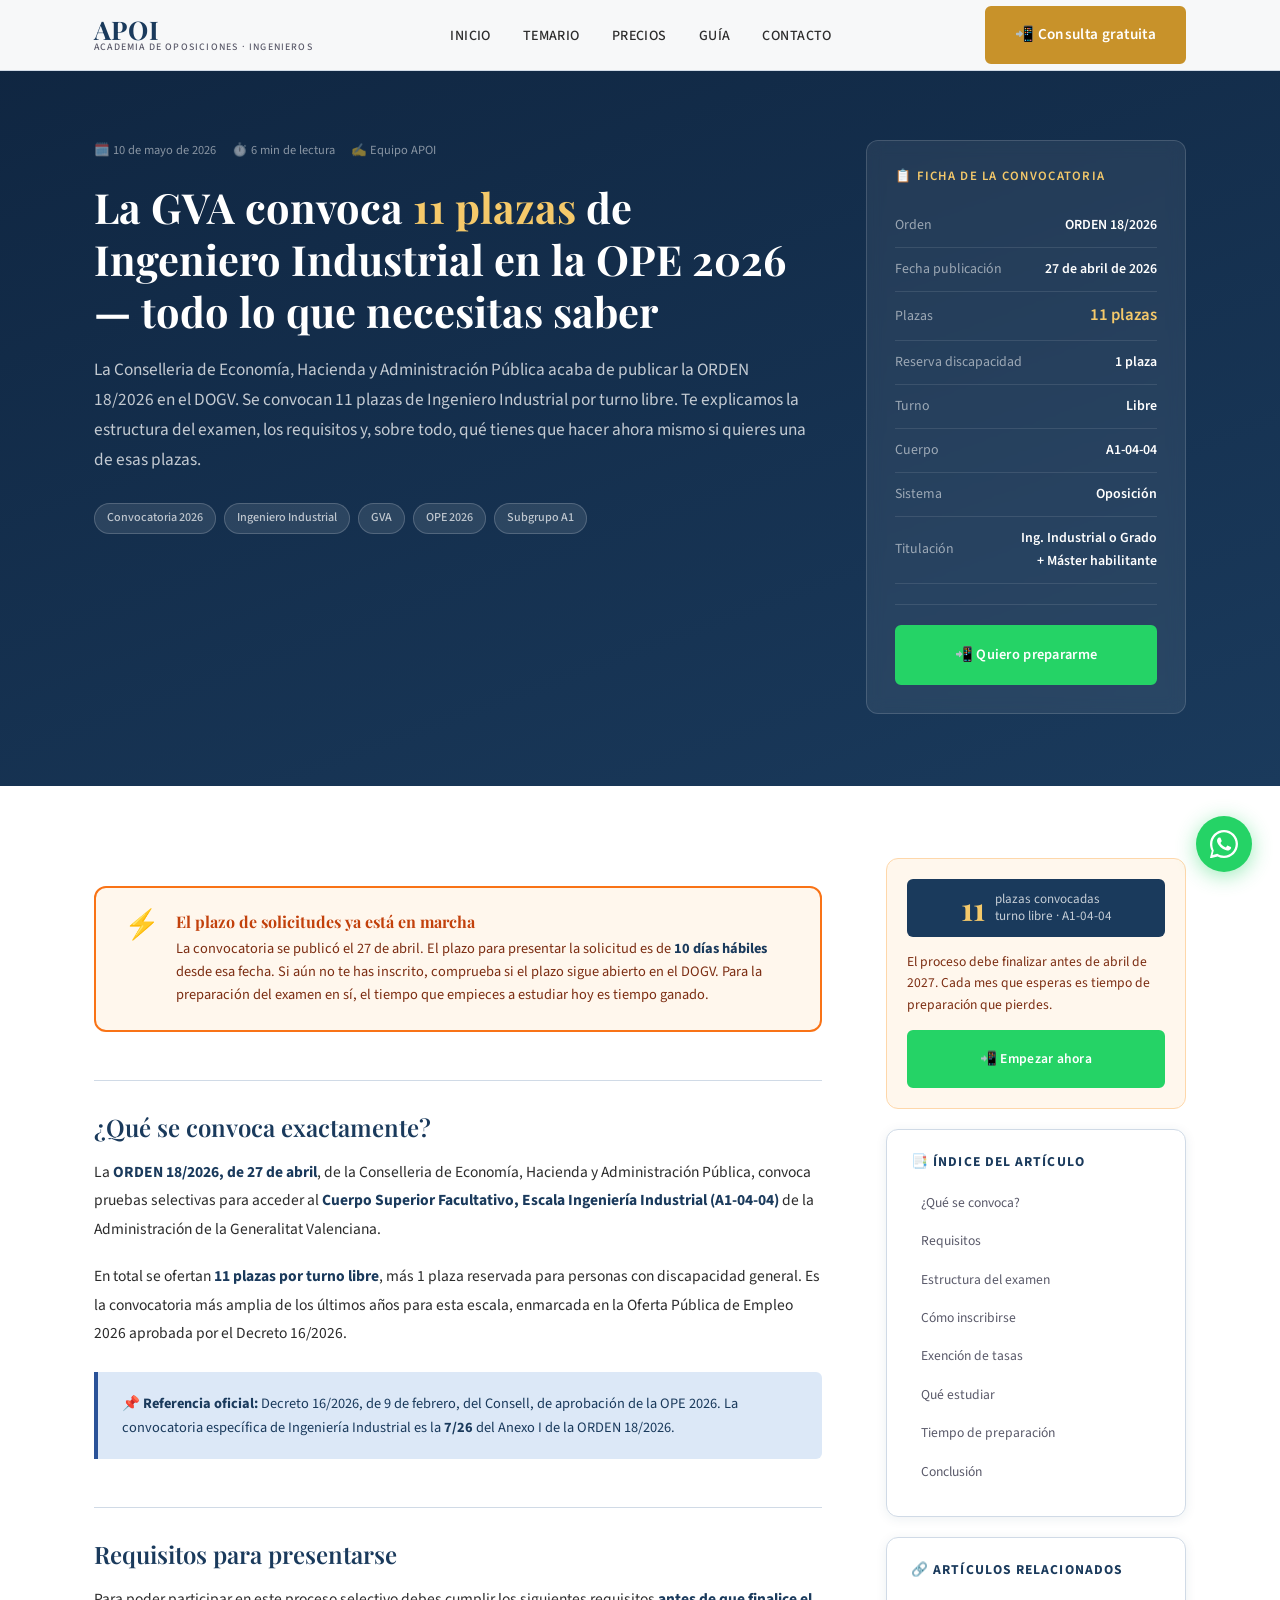
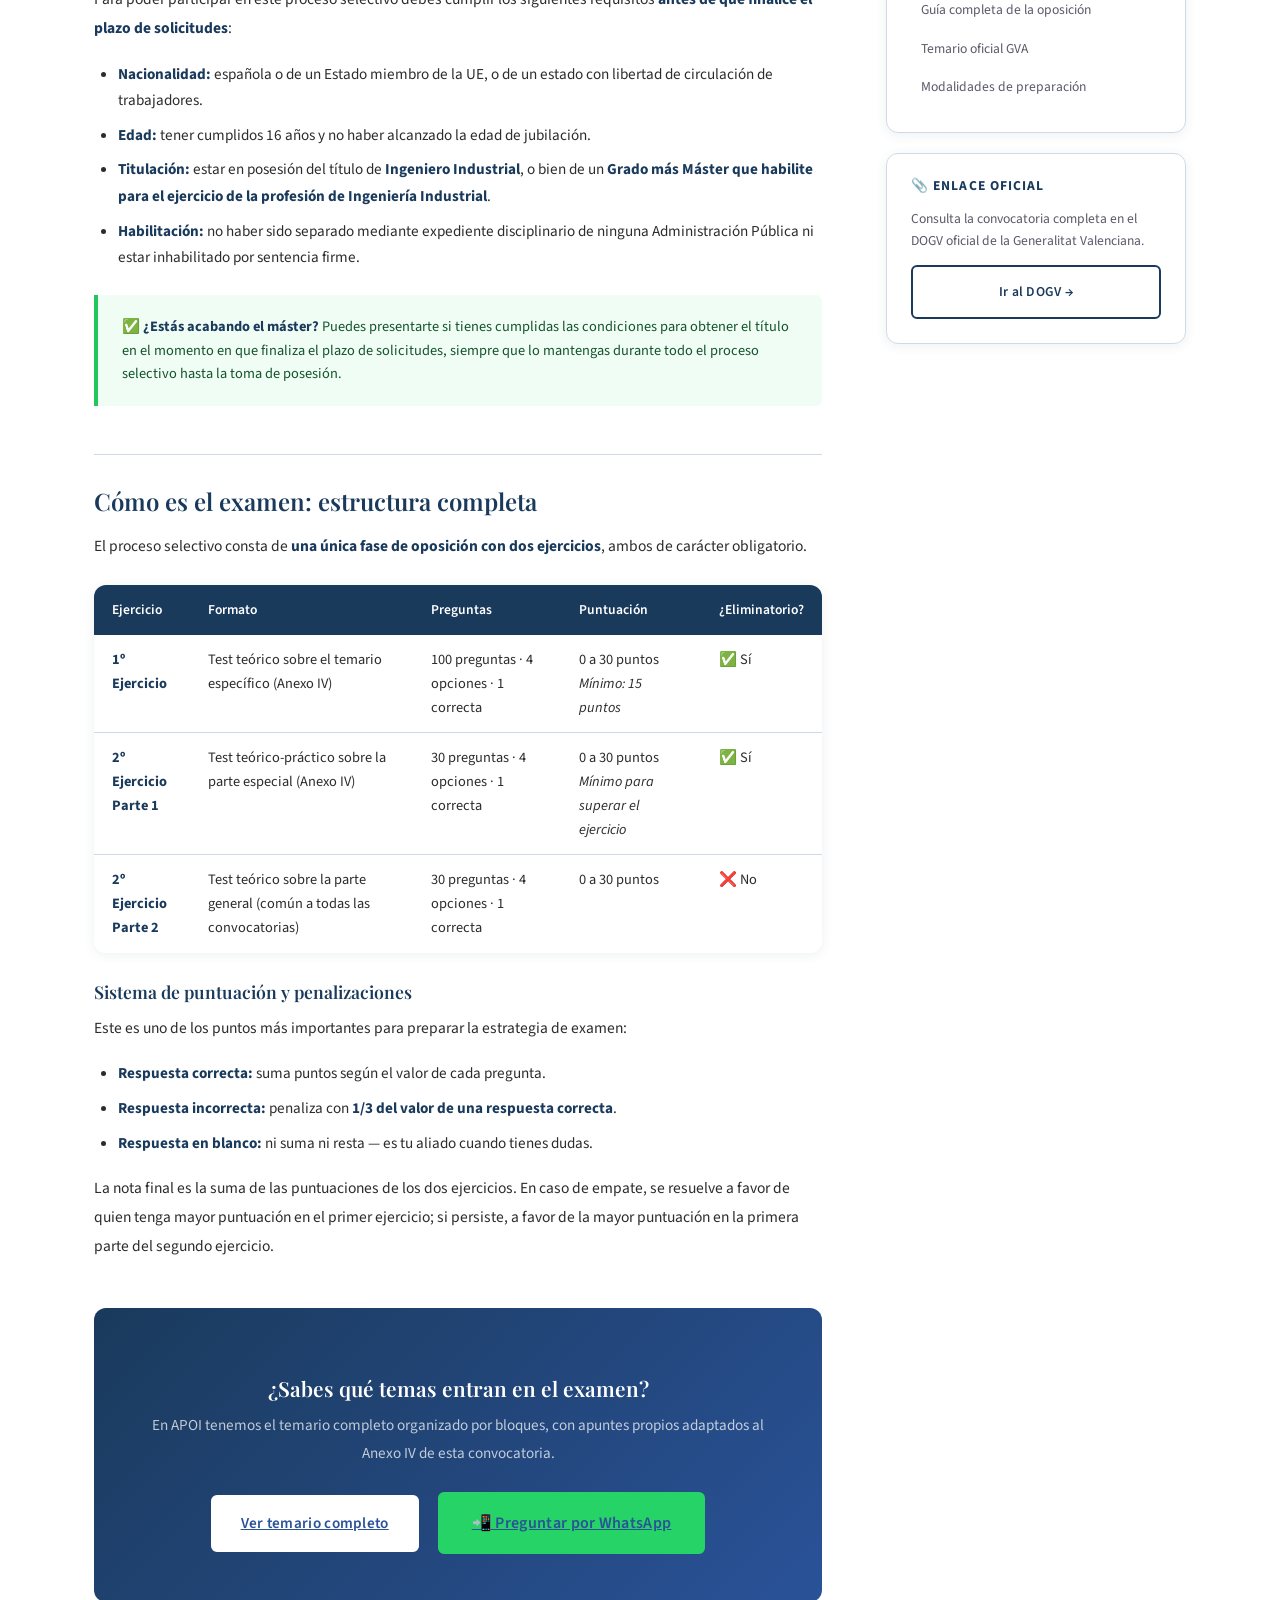
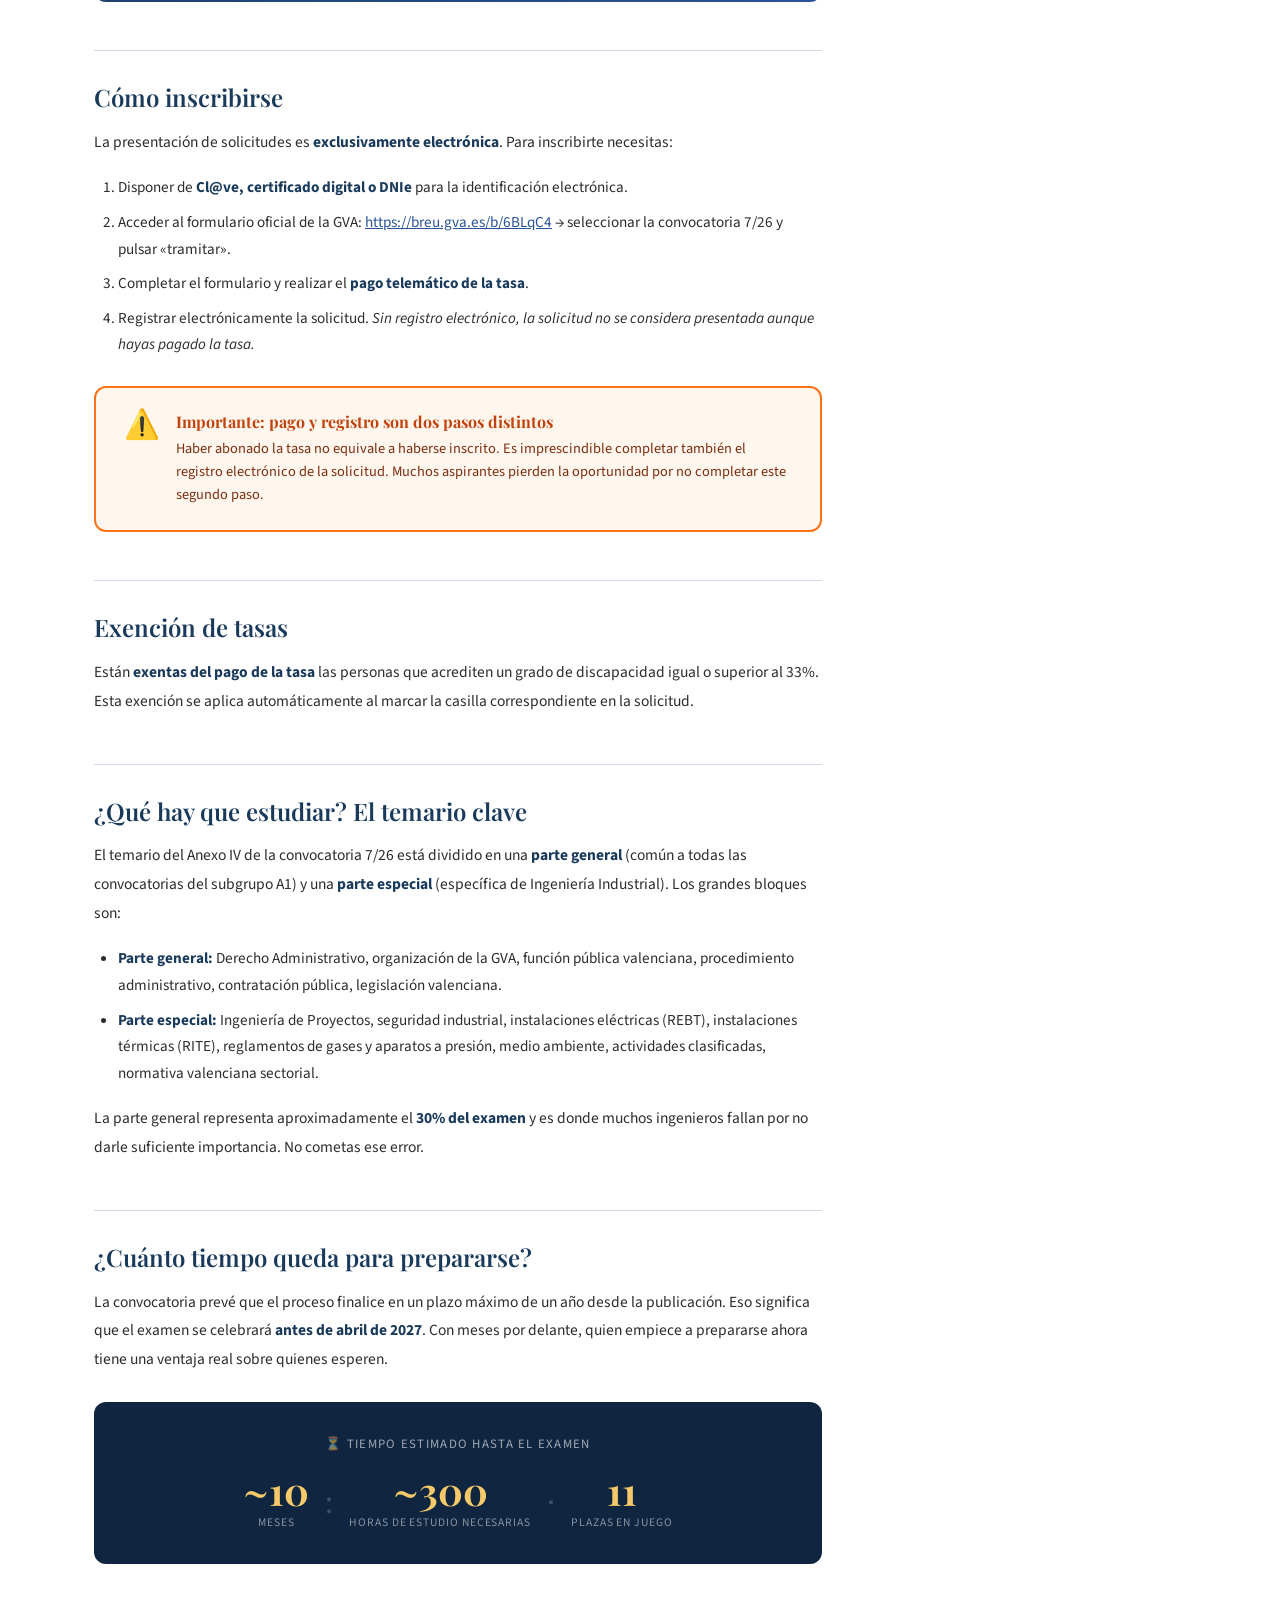
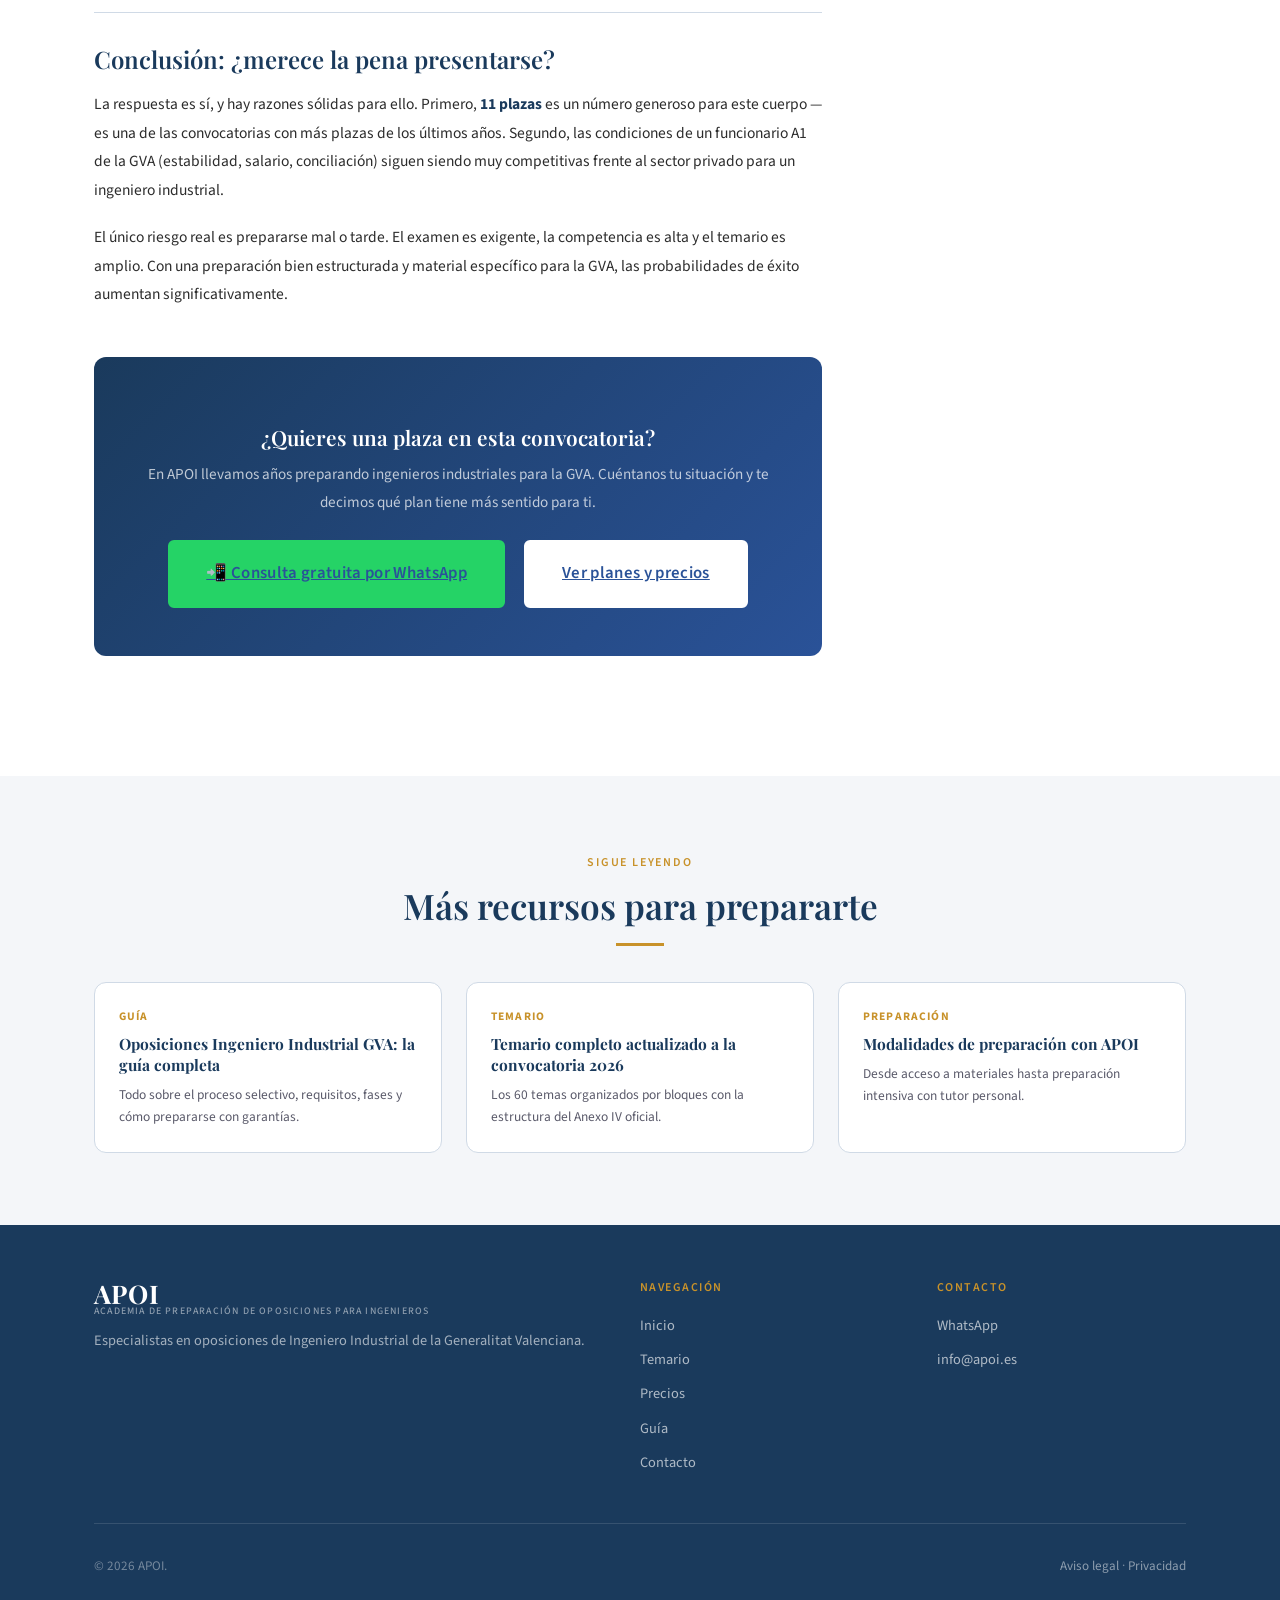
<file: convocatoria-ingeniero-industrial-gva-2026.html>
<!DOCTYPE html>
<html lang="es">

<head>
  <meta charset="UTF-8">
  <meta name="viewport" content="width=device-width, initial-scale=1.0">
  <title>Convocatoria Oposiciones Ingeniero Industrial GVA 2026 — 11 plazas | APOI</title>
  <meta name="description"
    content="La GVA convoca 11 plazas de Ingeniero Industrial en la OPE 2026 (ORDEN 18/2026, DOGV). Todo sobre el examen, requisitos, temario y cómo prepararte para aprobar.">
  <meta name="keywords"
    content="convocatoria ingeniero industrial GVA 2026, oposiciones ingeniero industrial Generalitat Valenciana 2026, OPE 2026 GVA ingenieros, plazas ingeniero industrial Valencia 2026">
  <link rel="canonical" href="https://apoi-web.pages.dev/convocatoria-ingeniero-industrial-gva-2026.html">
  <script type="application/ld+json">
  {
    "@context": "https://schema.org",
    "@type": "Article",
    "headline": "Convocatoria Oposiciones Ingeniero Industrial GVA 2026 — 11 plazas",
    "description": "Análisis completo de la ORDEN 18/2026 de la GVA: 11 plazas de Ingeniero Industrial, estructura del examen, requisitos y cómo prepararse.",
    "datePublished": "2026-05-10",
    "dateModified": "2026-05-10",
    "author": { "@type": "Organization", "name": "APOI" },
    "publisher": { "@type": "Organization", "name": "APOI", "url": "https://apoi-web.pages.dev" }
  }
  </script>
  <link rel="stylesheet" href="css/styles.css">
  <style>
    .animar {
      opacity: 0;
      transform: translateY(20px);
      transition: opacity .5s ease, transform .5s ease;
    }

    .animar.visible {
      opacity: 1;
      transform: none;
    }

    /* ── Hero artículo ── */
    .articulo-hero {
      background: linear-gradient(160deg, #0f2540 0%, #1a3a5c 100%);
      padding: 140px 0 72px;
    }

    .articulo-hero-inner {
      display: grid;
      grid-template-columns: 1fr 320px;
      gap: 56px;
      align-items: start;
    }

    .articulo-meta {
      display: flex;
      align-items: center;
      gap: 16px;
      flex-wrap: wrap;
      margin-bottom: 20px;
    }

    .articulo-meta span {
      font-size: 0.78rem;
      color: rgba(255, 255, 255, 0.5);
      display: flex;
      align-items: center;
      gap: 5px;
    }

    .articulo-hero h1 {
      color: var(--blanco);
      font-size: clamp(1.8rem, 3.5vw, 2.6rem);
      margin-bottom: 18px;
      line-height: 1.25;
    }

    .articulo-hero h1 span {
      color: #f5c96a;
    }

    .articulo-hero .intro {
      color: rgba(255, 255, 255, 0.75);
      font-size: 1.08rem;
      line-height: 1.75;
      margin-bottom: 28px;
    }

    .articulo-tags {
      display: flex;
      gap: 8px;
      flex-wrap: wrap;
    }

    .articulo-tag {
      background: rgba(255, 255, 255, 0.1);
      color: rgba(255, 255, 255, 0.7);
      border: 1px solid rgba(255, 255, 255, 0.18);
      border-radius: 100px;
      padding: 4px 12px;
      font-size: 0.76rem;
      font-weight: 500;
    }

    /* ── Ficha lateral hero ── */
    .ficha-hero {
      background: rgba(255, 255, 255, 0.07);
      border: 1px solid rgba(255, 255, 255, 0.15);
      border-radius: var(--radio-lg);
      padding: 28px;
      backdrop-filter: blur(8px);
    }

    .ficha-hero h3 {
      color: #f5c96a;
      font-size: 0.8rem;
      letter-spacing: 0.1em;
      text-transform: uppercase;
      margin-bottom: 20px;
      font-family: var(--font-body);
      font-weight: 600;
    }

    .ficha-dato {
      display: flex;
      justify-content: space-between;
      align-items: center;
      padding: 10px 0;
      border-bottom: 1px solid rgba(255, 255, 255, 0.1);
      font-size: 0.87rem;
    }

    .ficha-dato:last-of-type {
      border-bottom: none;
    }

    .ficha-dato-label {
      color: rgba(255, 255, 255, 0.55);
    }

    .ficha-dato-valor {
      color: var(--blanco);
      font-weight: 600;
      text-align: right;
      max-width: 55%;
    }

    .ficha-dato-valor.destacado {
      color: #f5c96a;
      font-size: 1.05rem;
    }

    .ficha-cta {
      margin-top: 20px;
      padding-top: 20px;
      border-top: 1px solid rgba(255, 255, 255, 0.1);
    }

    .ficha-cta .btn {
      width: 100%;
      justify-content: center;
      font-size: 0.9rem;
    }

    /* ── Layout artículo ── */
    .articulo-layout {
      display: grid;
      grid-template-columns: 1fr 300px;
      gap: 64px;
      padding: 72px 0;
    }

    /* ── Contenido artículo ── */
    .articulo-body h2 {
      font-size: 1.5rem;
      margin: 48px 0 16px;
      padding-top: 32px;
      border-top: 1px solid var(--borde);
      scroll-margin-top: 90px;
    }

    .articulo-body h2:first-child {
      margin-top: 0;
      border-top: none;
      padding-top: 0;
    }

    .articulo-body h3 {
      font-size: 1.1rem;
      margin: 28px 0 12px;
      color: var(--azul-marino);
    }

    .articulo-body p {
      font-size: 0.97rem;
      line-height: 1.85;
      margin-bottom: 18px;
      color: var(--gris-oscuro);
    }

    .articulo-body ul,
    .articulo-body ol {
      padding-left: 24px;
      margin-bottom: 18px;
    }

    .articulo-body li {
      font-size: 0.95rem;
      line-height: 1.75;
      margin-bottom: 8px;
      color: var(--gris-oscuro);
    }

    .articulo-body strong {
      color: var(--azul-marino);
    }

    .articulo-body a {
      color: var(--azul-medio);
      text-decoration: underline;
    }

    /* ── Cajas informativas ── */
    .caja-urgencia {
      background: #fff7ed;
      border: 2px solid #f97316;
      border-radius: var(--radio-lg);
      padding: 24px 28px;
      margin: 28px 0;
      display: flex;
      gap: 16px;
      align-items: flex-start;
    }

    .caja-urgencia-icono {
      font-size: 1.8rem;
      flex-shrink: 0;
      line-height: 1;
    }

    .caja-urgencia h4 {
      color: #c2410c;
      font-size: 1rem;
      margin-bottom: 6px;
    }

    .caja-urgencia p {
      color: #7c2d12;
      font-size: 0.9rem;
      margin: 0;
      line-height: 1.6;
    }

    .caja-info {
      background: var(--azul-claro);
      border-left: 4px solid var(--azul-medio);
      border-radius: 0 var(--radio) var(--radio) 0;
      padding: 20px 24px;
      margin: 24px 0;
    }

    .caja-info p {
      color: var(--azul-marino);
      font-size: 0.9rem;
      margin: 0;
      line-height: 1.65;
    }

    .caja-exito {
      background: #f0fdf4;
      border-left: 4px solid #22c55e;
      border-radius: 0 var(--radio) var(--radio) 0;
      padding: 20px 24px;
      margin: 24px 0;
    }

    .caja-exito p {
      color: #14532d;
      font-size: 0.9rem;
      margin: 0;
      line-height: 1.65;
    }

    /* ── Tabla examen ── */
    .tabla-examen {
      width: 100%;
      border-collapse: collapse;
      font-size: 0.9rem;
      margin: 24px 0;
      border-radius: var(--radio-lg);
      overflow: hidden;
      box-shadow: var(--sombra-suave);
    }

    .tabla-examen th {
      background: var(--azul-marino);
      color: var(--blanco);
      padding: 14px 18px;
      text-align: left;
      font-family: var(--font-body);
      font-weight: 600;
      font-size: 0.85rem;
    }

    .tabla-examen td {
      padding: 13px 18px;
      border-bottom: 1px solid var(--borde);
      background: var(--blanco);
      vertical-align: top;
    }

    .tabla-examen tr:last-child td {
      border-bottom: none;
    }

    .tabla-examen tr:hover td {
      background: var(--gris-claro);
    }

    /* ── Bloque CTA intermedio ── */
    .cta-intermedio {
      background: linear-gradient(135deg, #1a3a5c 0%, #2a5298 100%);
      border-radius: var(--radio-lg);
      padding: 40px;
      text-align: center;
      margin: 48px 0;
    }

    .cta-intermedio h3 {
      color: var(--blanco);
      margin-bottom: 10px;
      font-size: 1.3rem;
    }

    .cta-intermedio p {
      color: rgba(255, 255, 255, 0.72);
      margin-bottom: 24px;
      font-size: 0.95rem;
    }

    .cta-intermedio .btn {
      margin: 0 8px 8px;
    }

    /* ── Contador regresivo ── */
    .contador-wrap {
      background: #0f2540;
      border-radius: var(--radio-lg);
      padding: 32px;
      text-align: center;
      margin: 28px 0;
    }

    .contador-titulo {
      color: rgba(255, 255, 255, 0.6);
      font-size: 0.8rem;
      letter-spacing: 0.1em;
      text-transform: uppercase;
      margin-bottom: 16px;
    }

    .contador-grid {
      display: flex;
      justify-content: center;
      gap: 16px;
    }

    .contador-item {
      text-align: center;
    }

    .contador-numero {
      font-family: var(--font-display);
      font-size: 2.4rem;
      font-weight: 700;
      color: #f5c96a;
      line-height: 1;
      display: block;
    }

    .contador-label {
      font-size: 0.72rem;
      color: rgba(255, 255, 255, 0.5);
      text-transform: uppercase;
      letter-spacing: 0.08em;
      margin-top: 4px;
    }

    .contador-sep {
      font-size: 2rem;
      color: rgba(255, 255, 255, 0.2);
      align-self: flex-start;
      margin-top: 6px;
    }

    /* ── Sidebar ── */
    .articulo-sidebar {
      position: sticky;
      top: 90px;
    }

    .sidebar-card {
      background: var(--blanco);
      border: 1px solid var(--borde);
      border-radius: var(--radio-lg);
      padding: 24px;
      margin-bottom: 20px;
      box-shadow: var(--sombra-suave);
    }

    .sidebar-card h3 {
      font-size: 0.85rem;
      letter-spacing: 0.08em;
      text-transform: uppercase;
      color: var(--azul-marino);
      margin-bottom: 14px;
      font-family: var(--font-body);
      font-weight: 700;
    }

    .toc-lista {
      list-style: none;
      padding: 0;
    }

    .toc-lista li {
      margin-bottom: 2px;
    }

    .toc-lista a {
      display: block;
      padding: 7px 10px;
      font-size: 0.85rem;
      color: var(--gris-medio);
      border-radius: var(--radio);
      transition: var(--transicion);
      text-decoration: none;
    }

    .toc-lista a:hover {
      background: var(--gris-claro);
      color: var(--azul-marino);
    }

    .sidebar-alerta {
      background: #fff7ed;
      border: 1px solid #fed7aa;
      border-radius: var(--radio-lg);
      padding: 20px;
      margin-bottom: 20px;
    }

    .sidebar-alerta p {
      font-size: 0.85rem;
      color: #7c2d12;
      margin: 0 0 14px;
      line-height: 1.6;
    }

    .sidebar-alerta .btn {
      width: 100%;
      justify-content: center;
      font-size: 0.85rem;
    }

    .plazas-badge {
      display: flex;
      align-items: center;
      justify-content: center;
      background: var(--azul-marino);
      color: var(--blanco);
      border-radius: var(--radio);
      padding: 12px;
      margin-bottom: 14px;
      gap: 10px;
    }

    .plazas-badge-num {
      font-family: var(--font-display);
      font-size: 2rem;
      font-weight: 700;
      color: #f5c96a;
      line-height: 1;
    }

    .plazas-badge-texto {
      font-size: 0.82rem;
      color: rgba(255, 255, 255, 0.75);
      line-height: 1.3;
    }

    /* ── Artículos relacionados ── */
    .relacionados {
      padding: 72px 0;
      background: var(--gris-claro);
    }

    .relacionados-grid {
      display: grid;
      grid-template-columns: repeat(3, 1fr);
      gap: 24px;
    }

    .relacionado-card {
      background: var(--blanco);
      border: 1px solid var(--borde);
      border-radius: var(--radio-lg);
      padding: 24px;
      transition: var(--transicion);
      text-decoration: none;
      display: block;
    }

    .relacionado-card:hover {
      box-shadow: var(--sombra-media);
      transform: translateY(-3px);
    }

    .relacionado-card .cat {
      font-size: 0.72rem;
      font-weight: 700;
      letter-spacing: 0.1em;
      text-transform: uppercase;
      color: var(--dorado);
      margin-bottom: 8px;
    }

    .relacionado-card h4 {
      font-size: 0.97rem;
      color: var(--azul-marino);
      margin-bottom: 8px;
      line-height: 1.35;
    }

    .relacionado-card p {
      font-size: 0.84rem;
      color: var(--gris-medio);
      margin: 0;
    }

    @media (max-width: 1000px) {
      .articulo-hero-inner {
        grid-template-columns: 1fr;
      }

      .ficha-hero {
        display: none;
      }

      .articulo-layout {
        grid-template-columns: 1fr;
      }

      .articulo-sidebar {
        position: static;
      }

      .relacionados-grid {
        grid-template-columns: 1fr;
      }
    }
  </style>
</head>

<body>

  <nav id="navbar">
    <div class="container">
      <div class="nav-inner">
        <a href="index.html" class="logo">
          <span class="logo-siglas">APOI</span>
          <span class="logo-texto">Academia de Oposiciones · Ingenieros</span>
        </a>
        <ul class="nav-links">
          <li><a href="index.html">Inicio</a></li>
          <li><a href="temario.html">Temario</a></li>
          <li><a href="precios.html">Precios</a></li>
          <li><a href="guia-oposiciones-ingeniero-industrial-gva.html">Guía</a></li>
          <li><a href="contacto.html">Contacto</a></li>
        </ul>
        <a href="https://wa.me/34XXXXXXXXX" class="btn btn-primario nav-cta" target="_blank" rel="noopener">📲 Consulta
          gratuita</a>
        <button class="hamburger" aria-label="Abrir menú"><span></span><span></span><span></span></button>
      </div>
      <div class="nav-mobile">
        <a href="index.html">Inicio</a><a href="temario.html">Temario</a>
        <a href="precios.html">Precios</a><a href="guia-oposiciones-ingeniero-industrial-gva.html">Guía</a>
        <a href="contacto.html">Contacto</a>
      </div>
    </div>
  </nav>

  <!-- ══ HERO ARTÍCULO ══════════════════════════════════════ -->
  <header class="articulo-hero">
    <div class="container">
      <div class="articulo-hero-inner">
        <div>
          <div class="articulo-meta">
            <span>🗓️ 10 de mayo de 2026</span>
            <span>⏱️ 6 min de lectura</span>
            <span>✍️ Equipo APOI</span>
          </div>
          <h1>La GVA convoca <span>11 plazas</span> de Ingeniero Industrial en la OPE 2026 — todo lo que necesitas saber
          </h1>
          <p class="intro">
            La Conselleria de Economía, Hacienda y Administración Pública acaba de publicar la ORDEN 18/2026 en el DOGV.
            Se convocan 11 plazas de Ingeniero Industrial por turno libre. Te explicamos la estructura del examen, los
            requisitos y, sobre todo, qué tienes que hacer ahora mismo si quieres una de esas plazas.
          </p>
          <div class="articulo-tags">
            <span class="articulo-tag">Convocatoria 2026</span>
            <span class="articulo-tag">Ingeniero Industrial</span>
            <span class="articulo-tag">GVA</span>
            <span class="articulo-tag">OPE 2026</span>
            <span class="articulo-tag">Subgrupo A1</span>
          </div>
        </div>

        <aside class="ficha-hero" aria-label="Ficha convocatoria">
          <h3>📋 Ficha de la convocatoria</h3>
          <div class="ficha-dato">
            <span class="ficha-dato-label">Orden</span>
            <span class="ficha-dato-valor">ORDEN 18/2026</span>
          </div>
          <div class="ficha-dato">
            <span class="ficha-dato-label">Fecha publicación</span>
            <span class="ficha-dato-valor">27 de abril de 2026</span>
          </div>
          <div class="ficha-dato">
            <span class="ficha-dato-label">Plazas</span>
            <span class="ficha-dato-valor destacado">11 plazas</span>
          </div>
          <div class="ficha-dato">
            <span class="ficha-dato-label">Reserva discapacidad</span>
            <span class="ficha-dato-valor">1 plaza</span>
          </div>
          <div class="ficha-dato">
            <span class="ficha-dato-label">Turno</span>
            <span class="ficha-dato-valor">Libre</span>
          </div>
          <div class="ficha-dato">
            <span class="ficha-dato-label">Cuerpo</span>
            <span class="ficha-dato-valor">A1-04-04</span>
          </div>
          <div class="ficha-dato">
            <span class="ficha-dato-label">Sistema</span>
            <span class="ficha-dato-valor">Oposición</span>
          </div>
          <div class="ficha-dato">
            <span class="ficha-dato-label">Titulación</span>
            <span class="ficha-dato-valor">Ing. Industrial o Grado + Máster habilitante</span>
          </div>
          <div class="ficha-cta">
            <a href="https://wa.me/34XXXXXXXXX?text=Hola,%20he%20visto%20la%20convocatoria%20de%202026%20y%20quiero%20información"
              class="btn btn-whatsapp" target="_blank" rel="noopener">📲 Quiero prepararme</a>
          </div>
        </aside>
      </div>
    </div>
  </header>

  <!-- ══ CUERPO DEL ARTÍCULO ════════════════════════════════ -->
  <main>
    <div class="container">
      <div class="articulo-layout">

        <article class="articulo-body">

          <div class="caja-urgencia">
            <div class="caja-urgencia-icono">⚡</div>
            <div>
              <h4>El plazo de solicitudes ya está en marcha</h4>
              <p>La convocatoria se publicó el 27 de abril. El plazo para presentar la solicitud es de <strong>10 días
                  hábiles</strong> desde esa fecha. Si aún no te has inscrito, comprueba si el plazo sigue abierto en el
                DOGV. Para la preparación del examen en sí, el tiempo que empieces a estudiar hoy es tiempo ganado.</p>
            </div>
          </div>

          <h2 id="que-se-convoca">¿Qué se convoca exactamente?</h2>
          <p>La <strong>ORDEN 18/2026, de 27 de abril</strong>, de la Conselleria de Economía, Hacienda y Administración
            Pública, convoca pruebas selectivas para acceder al <strong>Cuerpo Superior Facultativo, Escala Ingeniería
              Industrial (A1-04-04)</strong> de la Administración de la Generalitat Valenciana.</p>
          <p>En total se ofertan <strong>11 plazas por turno libre</strong>, más 1 plaza reservada para personas con
            discapacidad general. Es la convocatoria más amplia de los últimos años para esta escala, enmarcada en la
            Oferta Pública de Empleo 2026 aprobada por el Decreto 16/2026.</p>

          <div class="caja-info">
            <p>📌 <strong>Referencia oficial:</strong> Decreto 16/2026, de 9 de febrero, del Consell, de aprobación de
              la OPE 2026. La convocatoria específica de Ingeniería Industrial es la <strong>7/26</strong> del Anexo I
              de la ORDEN 18/2026.</p>
          </div>

          <h2 id="requisitos">Requisitos para presentarse</h2>
          <p>Para poder participar en este proceso selectivo debes cumplir los siguientes requisitos <strong>antes de
              que finalice el plazo de solicitudes</strong>:</p>
          <ul>
            <li><strong>Nacionalidad:</strong> española o de un Estado miembro de la UE, o de un estado con libertad de
              circulación de trabajadores.</li>
            <li><strong>Edad:</strong> tener cumplidos 16 años y no haber alcanzado la edad de jubilación.</li>
            <li><strong>Titulación:</strong> estar en posesión del título de <strong>Ingeniero Industrial</strong>, o
              bien de un <strong>Grado más Máster que habilite para el ejercicio de la profesión de Ingeniería
                Industrial</strong>.</li>
            <li><strong>Habilitación:</strong> no haber sido separado mediante expediente disciplinario de ninguna
              Administración Pública ni estar inhabilitado por sentencia firme.</li>
          </ul>
          <div class="caja-exito">
            <p>✅ <strong>¿Estás acabando el máster?</strong> Puedes presentarte si tienes cumplidas las condiciones para
              obtener el título en el momento en que finaliza el plazo de solicitudes, siempre que lo mantengas durante
              todo el proceso selectivo hasta la toma de posesión.</p>
          </div>

          <h2 id="estructura-examen">Cómo es el examen: estructura completa</h2>
          <p>El proceso selectivo consta de <strong>una única fase de oposición con dos ejercicios</strong>, ambos de
            carácter obligatorio.</p>

          <table class="tabla-examen">
            <thead>
              <tr>
                <th>Ejercicio</th>
                <th>Formato</th>
                <th>Preguntas</th>
                <th>Puntuación</th>
                <th>¿Eliminatorio?</th>
              </tr>
            </thead>
            <tbody>
              <tr>
                <td><strong>1º Ejercicio</strong></td>
                <td>Test teórico sobre el temario específico (Anexo IV)</td>
                <td>100 preguntas · 4 opciones · 1 correcta</td>
                <td>0 a 30 puntos<br><em>Mínimo: 15 puntos</em></td>
                <td>✅ Sí</td>
              </tr>
              <tr>
                <td><strong>2º Ejercicio<br>Parte 1</strong></td>
                <td>Test teórico-práctico sobre la parte especial (Anexo IV)</td>
                <td>30 preguntas · 4 opciones · 1 correcta</td>
                <td>0 a 30 puntos<br><em>Mínimo para superar el ejercicio</em></td>
                <td>✅ Sí</td>
              </tr>
              <tr>
                <td><strong>2º Ejercicio<br>Parte 2</strong></td>
                <td>Test teórico sobre la parte general (común a todas las convocatorias)</td>
                <td>30 preguntas · 4 opciones · 1 correcta</td>
                <td>0 a 30 puntos</td>
                <td>❌ No</td>
              </tr>
            </tbody>
          </table>

          <h3>Sistema de puntuación y penalizaciones</h3>
          <p>Este es uno de los puntos más importantes para preparar la estrategia de examen:</p>
          <ul>
            <li><strong>Respuesta correcta:</strong> suma puntos según el valor de cada pregunta.</li>
            <li><strong>Respuesta incorrecta:</strong> penaliza con <strong>1/3 del valor de una respuesta
                correcta</strong>.</li>
            <li><strong>Respuesta en blanco:</strong> ni suma ni resta — es tu aliado cuando tienes dudas.</li>
          </ul>
          <p>La nota final es la suma de las puntuaciones de los dos ejercicios. En caso de empate, se resuelve a favor
            de quien tenga mayor puntuación en el primer ejercicio; si persiste, a favor de la mayor puntuación en la
            primera parte del segundo ejercicio.</p>

          <div class="cta-intermedio">
            <h3>¿Sabes qué temas entran en el examen?</h3>
            <p>En APOI tenemos el temario completo organizado por bloques, con apuntes propios adaptados al Anexo IV de
              esta convocatoria.</p>
            <a href="temario.html" class="btn btn-blanco">Ver temario completo</a>
            <a href="https://wa.me/34XXXXXXXXX?text=Quiero%20información%20sobre%20el%20temario%20de%20la%20convocatoria%202026"
              class="btn btn-whatsapp" target="_blank" rel="noopener">📲 Preguntar por WhatsApp</a>
          </div>

          <h2 id="como-inscribirse">Cómo inscribirse</h2>
          <p>La presentación de solicitudes es <strong>exclusivamente electrónica</strong>. Para inscribirte necesitas:
          </p>
          <ol>
            <li>Disponer de <strong>Cl@ve, certificado digital o DNIe</strong> para la identificación electrónica.</li>
            <li>Acceder al formulario oficial de la GVA: <a href="https://breu.gva.es/b/6BLqC4" target="_blank"
                rel="noopener">https://breu.gva.es/b/6BLqC4</a> → seleccionar la convocatoria 7/26 y pulsar «tramitar».
            </li>
            <li>Completar el formulario y realizar el <strong>pago telemático de la tasa</strong>.</li>
            <li>Registrar electrónicamente la solicitud. <em>Sin registro electrónico, la solicitud no se considera
                presentada aunque hayas pagado la tasa.</em></li>
          </ol>
          <div class="caja-urgencia">
            <div class="caja-urgencia-icono">⚠️</div>
            <div>
              <h4>Importante: pago y registro son dos pasos distintos</h4>
              <p>Haber abonado la tasa no equivale a haberse inscrito. Es imprescindible completar también el registro
                electrónico de la solicitud. Muchos aspirantes pierden la oportunidad por no completar este segundo
                paso.</p>
            </div>
          </div>

          <h2 id="exencion-tasas">Exención de tasas</h2>
          <p>Están <strong>exentas del pago de la tasa</strong> las personas que acrediten un grado de discapacidad
            igual o superior al 33%. Esta exención se aplica automáticamente al marcar la casilla correspondiente en la
            solicitud.</p>

          <h2 id="que-estudiar">¿Qué hay que estudiar? El temario clave</h2>
          <p>El temario del Anexo IV de la convocatoria 7/26 está dividido en una <strong>parte general</strong> (común
            a todas las convocatorias del subgrupo A1) y una <strong>parte especial</strong> (específica de Ingeniería
            Industrial). Los grandes bloques son:</p>
          <ul>
            <li><strong>Parte general:</strong> Derecho Administrativo, organización de la GVA, función pública
              valenciana, procedimiento administrativo, contratación pública, legislación valenciana.</li>
            <li><strong>Parte especial:</strong> Ingeniería de Proyectos, seguridad industrial, instalaciones eléctricas
              (REBT), instalaciones térmicas (RITE), reglamentos de gases y aparatos a presión, medio ambiente,
              actividades clasificadas, normativa valenciana sectorial.</li>
          </ul>
          <p>La parte general representa aproximadamente el <strong>30% del examen</strong> y es donde muchos ingenieros
            fallan por no darle suficiente importancia. No cometas ese error.</p>

          <h2 id="cuanto-tiempo">¿Cuánto tiempo queda para prepararse?</h2>
          <p>La convocatoria prevé que el proceso finalice en un plazo máximo de un año desde la publicación. Eso
            significa que el examen se celebrará <strong>antes de abril de 2027</strong>. Con meses por delante, quien
            empiece a prepararse ahora tiene una ventaja real sobre quienes esperen.</p>

          <div class="contador-wrap">
            <div class="contador-titulo">⏳ Tiempo estimado hasta el examen</div>
            <div class="contador-grid">
              <div class="contador-item">
                <span class="contador-numero" id="cnt-meses">~10</span>
                <div class="contador-label">meses</div>
              </div>
              <div class="contador-sep">:</div>
              <div class="contador-item">
                <span class="contador-numero">~300</span>
                <div class="contador-label">horas de estudio necesarias</div>
              </div>
              <div class="contador-sep">·</div>
              <div class="contador-item">
                <span class="contador-numero">11</span>
                <div class="contador-label">plazas en juego</div>
              </div>
            </div>
          </div>

          <h2 id="conclusion">Conclusión: ¿merece la pena presentarse?</h2>
          <p>La respuesta es sí, y hay razones sólidas para ello. Primero, <strong>11 plazas</strong> es un número
            generoso para este cuerpo — es una de las convocatorias con más plazas de los últimos años. Segundo, las
            condiciones de un funcionario A1 de la GVA (estabilidad, salario, conciliación) siguen siendo muy
            competitivas frente al sector privado para un ingeniero industrial.</p>
          <p>El único riesgo real es prepararse mal o tarde. El examen es exigente, la competencia es alta y el temario
            es amplio. Con una preparación bien estructurada y material específico para la GVA, las probabilidades de
            éxito aumentan significativamente.</p>

          <div class="cta-intermedio">
            <h3>¿Quieres una plaza en esta convocatoria?</h3>
            <p>En APOI llevamos años preparando ingenieros industriales para la GVA. Cuéntanos tu situación y te decimos
              qué plan tiene más sentido para ti.</p>
            <a href="https://wa.me/34XXXXXXXXX?text=He%20visto%20la%20convocatoria%202026%20de%20ingeniero%20industrial%20y%20quiero%20prepararme"
              class="btn btn-whatsapp btn-lg" target="_blank" rel="noopener">📲 Consulta gratuita por WhatsApp</a>
            <a href="precios.html" class="btn btn-blanco btn-lg">Ver planes y precios</a>
          </div>

        </article>

        <!-- ══ SIDEBAR ══ -->
        <aside class="articulo-sidebar">

          <div class="sidebar-alerta">
            <div class="plazas-badge">
              <div class="plazas-badge-num">11</div>
              <div class="plazas-badge-texto">plazas convocadas<br>turno libre · A1-04-04</div>
            </div>
            <p>El proceso debe finalizar antes de abril de 2027. Cada mes que esperas es tiempo de preparación que
              pierdes.</p>
            <a href="https://wa.me/34XXXXXXXXX?text=Quiero%20prepararme%20para%20la%20convocatoria%20de%20ingeniero%20industrial%20GVA%202026"
              class="btn btn-whatsapp" target="_blank" rel="noopener">📲 Empezar ahora</a>
          </div>

          <div class="sidebar-card">
            <h3>📑 Índice del artículo</h3>
            <ul class="toc-lista">
              <li><a href="#que-se-convoca">¿Qué se convoca?</a></li>
              <li><a href="#requisitos">Requisitos</a></li>
              <li><a href="#estructura-examen">Estructura del examen</a></li>
              <li><a href="#como-inscribirse">Cómo inscribirse</a></li>
              <li><a href="#exencion-tasas">Exención de tasas</a></li>
              <li><a href="#que-estudiar">Qué estudiar</a></li>
              <li><a href="#cuanto-tiempo">Tiempo de preparación</a></li>
              <li><a href="#conclusion">Conclusión</a></li>
            </ul>
          </div>

          <div class="sidebar-card">
            <h3>🔗 Artículos relacionados</h3>
            <ul class="toc-lista">
              <li><a href="guia-oposiciones-ingeniero-industrial-gva.html">Guía completa de la oposición</a></li>
              <li><a href="temario.html">Temario oficial GVA</a></li>
              <li><a href="precios.html">Modalidades de preparación</a></li>
            </ul>
          </div>

          <div class="sidebar-card">
            <h3>📎 Enlace oficial</h3>
            <p style="font-size:0.85rem;color:var(--gris-medio);margin-bottom:12px;">Consulta la convocatoria completa
              en el DOGV oficial de la Generalitat Valenciana.</p>
            <a href="https://www.dogv.gva.es" target="_blank" rel="noopener" class="btn btn-secundario"
              style="width:100%;justify-content:center;font-size:0.85rem;">
              Ir al DOGV →
            </a>
          </div>

        </aside>
      </div>
    </div>

    <!-- ══ ARTÍCULOS RELACIONADOS ══════════════════════════ -->
    <section class="relacionados">
      <div class="container">
        <div class="seccion-header" style="margin-bottom:36px;">
          <span class="etiqueta">Sigue leyendo</span>
          <h2>Más recursos para prepararte</h2>
          <span class="linea-dorada"></span>
        </div>
        <div class="relacionados-grid">
          <a href="guia-oposiciones-ingeniero-industrial-gva.html" class="relacionado-card">
            <div class="cat">Guía</div>
            <h4>Oposiciones Ingeniero Industrial GVA: la guía completa</h4>
            <p>Todo sobre el proceso selectivo, requisitos, fases y cómo prepararse con garantías.</p>
          </a>
          <a href="temario.html" class="relacionado-card">
            <div class="cat">Temario</div>
            <h4>Temario completo actualizado a la convocatoria 2026</h4>
            <p>Los 60 temas organizados por bloques con la estructura del Anexo IV oficial.</p>
          </a>
          <a href="precios.html" class="relacionado-card">
            <div class="cat">Preparación</div>
            <h4>Modalidades de preparación con APOI</h4>
            <p>Desde acceso a materiales hasta preparación intensiva con tutor personal.</p>
          </a>
        </div>
      </div>
    </section>
  </main>

  <footer role="contentinfo">
    <div class="container">
      <div class="footer-grid">
        <div>
          <a href="index.html" class="logo"><span class="logo-siglas">APOI</span><span class="logo-texto">Academia de
              Preparación de Oposiciones para Ingenieros</span></a>
          <p class="footer-desc">Especialistas en oposiciones de Ingeniero Industrial de la Generalitat Valenciana.</p>
        </div>
        <div class="footer-col">
          <h4>Navegación</h4>
          <ul>
            <li><a href="index.html">Inicio</a></li>
            <li><a href="temario.html">Temario</a></li>
            <li><a href="precios.html">Precios</a></li>
            <li><a href="guia-oposiciones-ingeniero-industrial-gva.html">Guía</a></li>
            <li><a href="contacto.html">Contacto</a></li>
          </ul>
        </div>
        <div class="footer-col">
          <h4>Contacto</h4>
          <ul>
            <li><a href="https://wa.me/34XXXXXXXXX" target="_blank" rel="noopener">WhatsApp</a></li>
            <li><a href="mailto:info@apoi.es">info@apoi.es</a></li>
          </ul>
        </div>
      </div>
      <div class="footer-bottom"><span>© 2026 APOI.</span><span><a href="#">Aviso legal</a> · <a
            href="#">Privacidad</a></span></div>
    </div>
  </footer>

  <a href="https://wa.me/34XXXXXXXXX" class="whatsapp-flotante" target="_blank" rel="noopener" aria-label="WhatsApp">
    <svg viewBox="0 0 24 24">
      <path
        d="M17.472 14.382c-.297-.149-1.758-.867-2.03-.967-.273-.099-.471-.148-.67.15-.197.297-.767.966-.94 1.164-.173.199-.347.223-.644.075-.297-.15-1.255-.463-2.39-1.475-.883-.788-1.48-1.761-1.653-2.059-.173-.297-.018-.458.13-.606.134-.133.298-.347.446-.52.149-.174.198-.298.298-.497.099-.198.05-.371-.025-.52-.075-.149-.669-1.612-.916-2.207-.242-.579-.487-.5-.669-.51-.173-.008-.371-.01-.57-.01-.198 0-.52.074-.792.372-.272.297-1.04 1.016-1.04 2.479 0 1.462 1.065 2.875 1.213 3.074.149.198 2.096 3.2 5.077 4.487.709.306 1.262.489 1.694.625.712.227 1.36.195 1.871.118.571-.085 1.758-.719 2.006-1.413.248-.694.248-1.289.173-1.413-.074-.124-.272-.198-.57-.347z" />
      <path
        d="M12 0C5.373 0 0 5.373 0 12c0 2.123.555 4.116 1.527 5.845L.057 23.547a.5.5 0 0 0 .609.637l5.886-1.545A11.945 11.945 0 0 0 12 24c6.627 0 12-5.373 12-12S18.627 0 12 0zm0 22c-1.967 0-3.81-.537-5.388-1.473l-.385-.228-3.993 1.048 1.015-3.895-.249-.397A9.96 9.96 0 0 1 2 12C2 6.477 6.477 2 12 2s10 4.477 10 10-4.477 10-10 10z" />
    </svg>
  </a>
  <script src="js/main.js"></script>
</body>

</html>
</file>
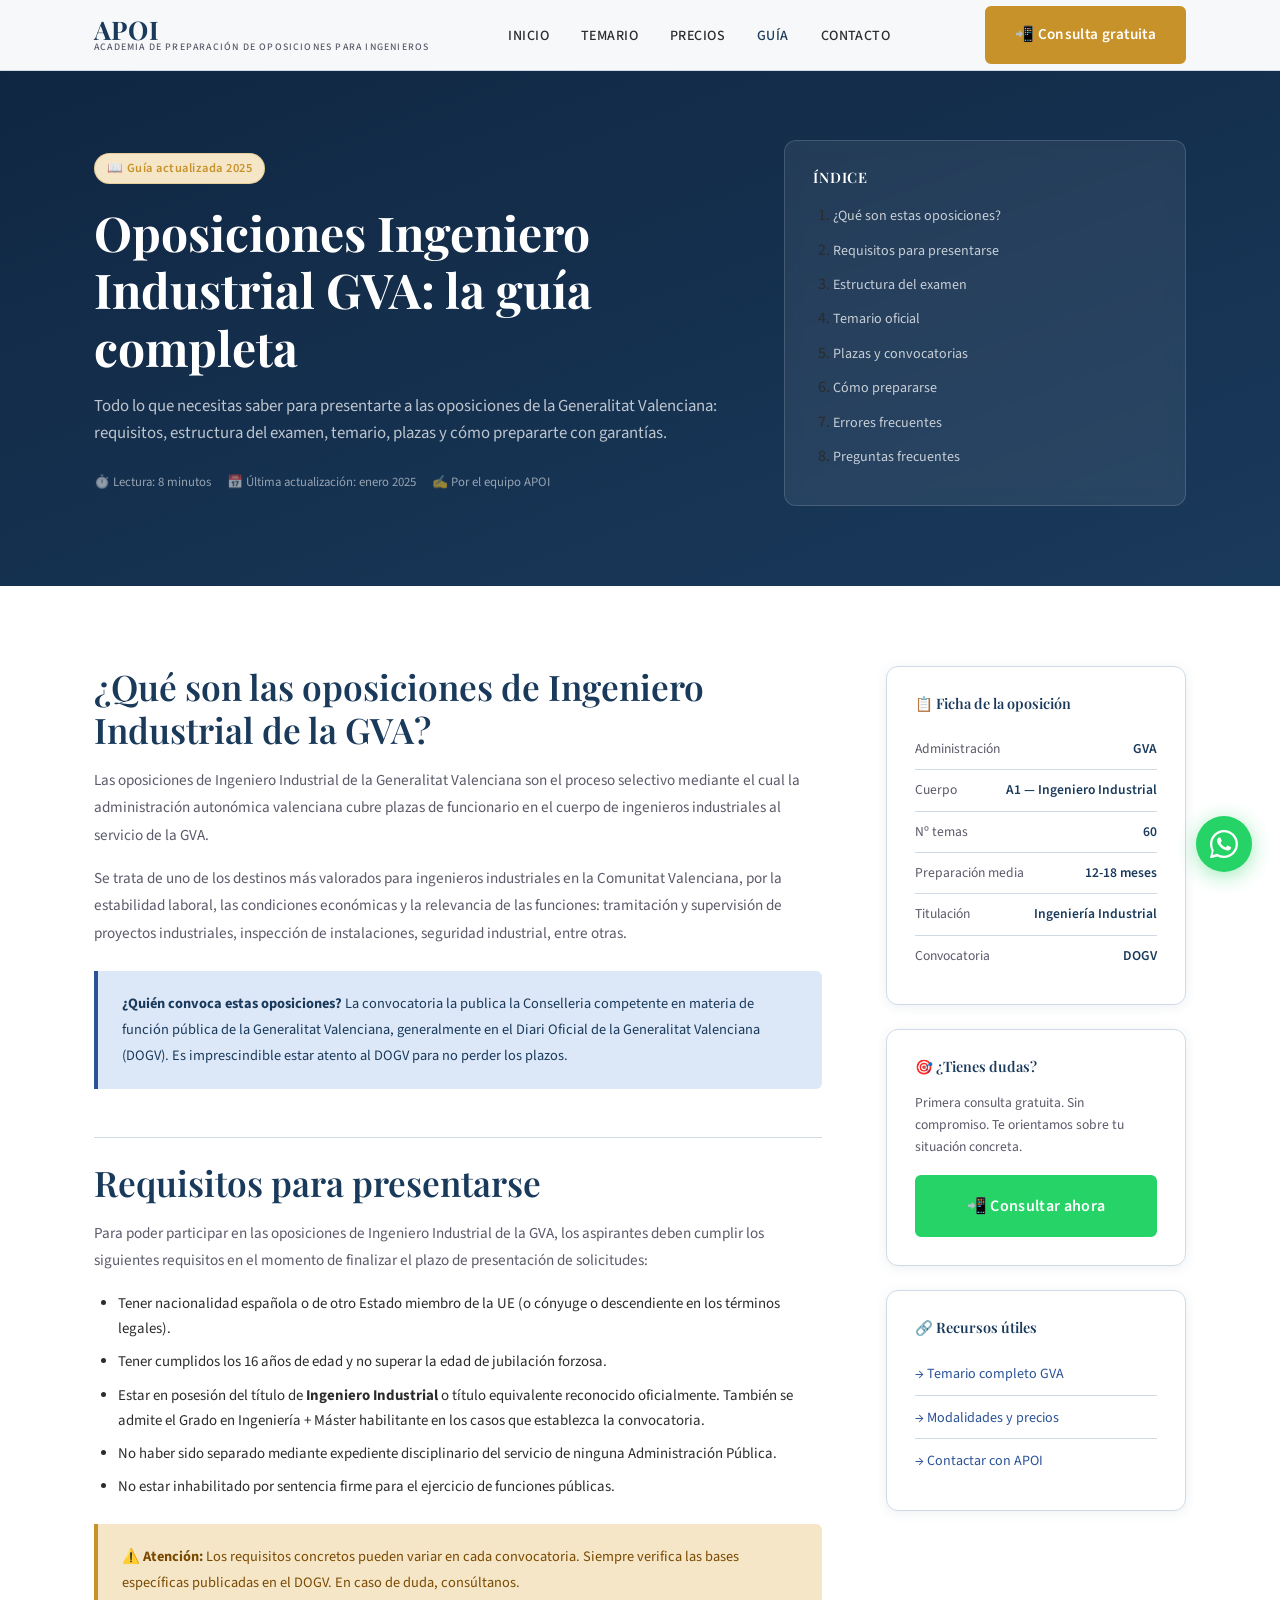
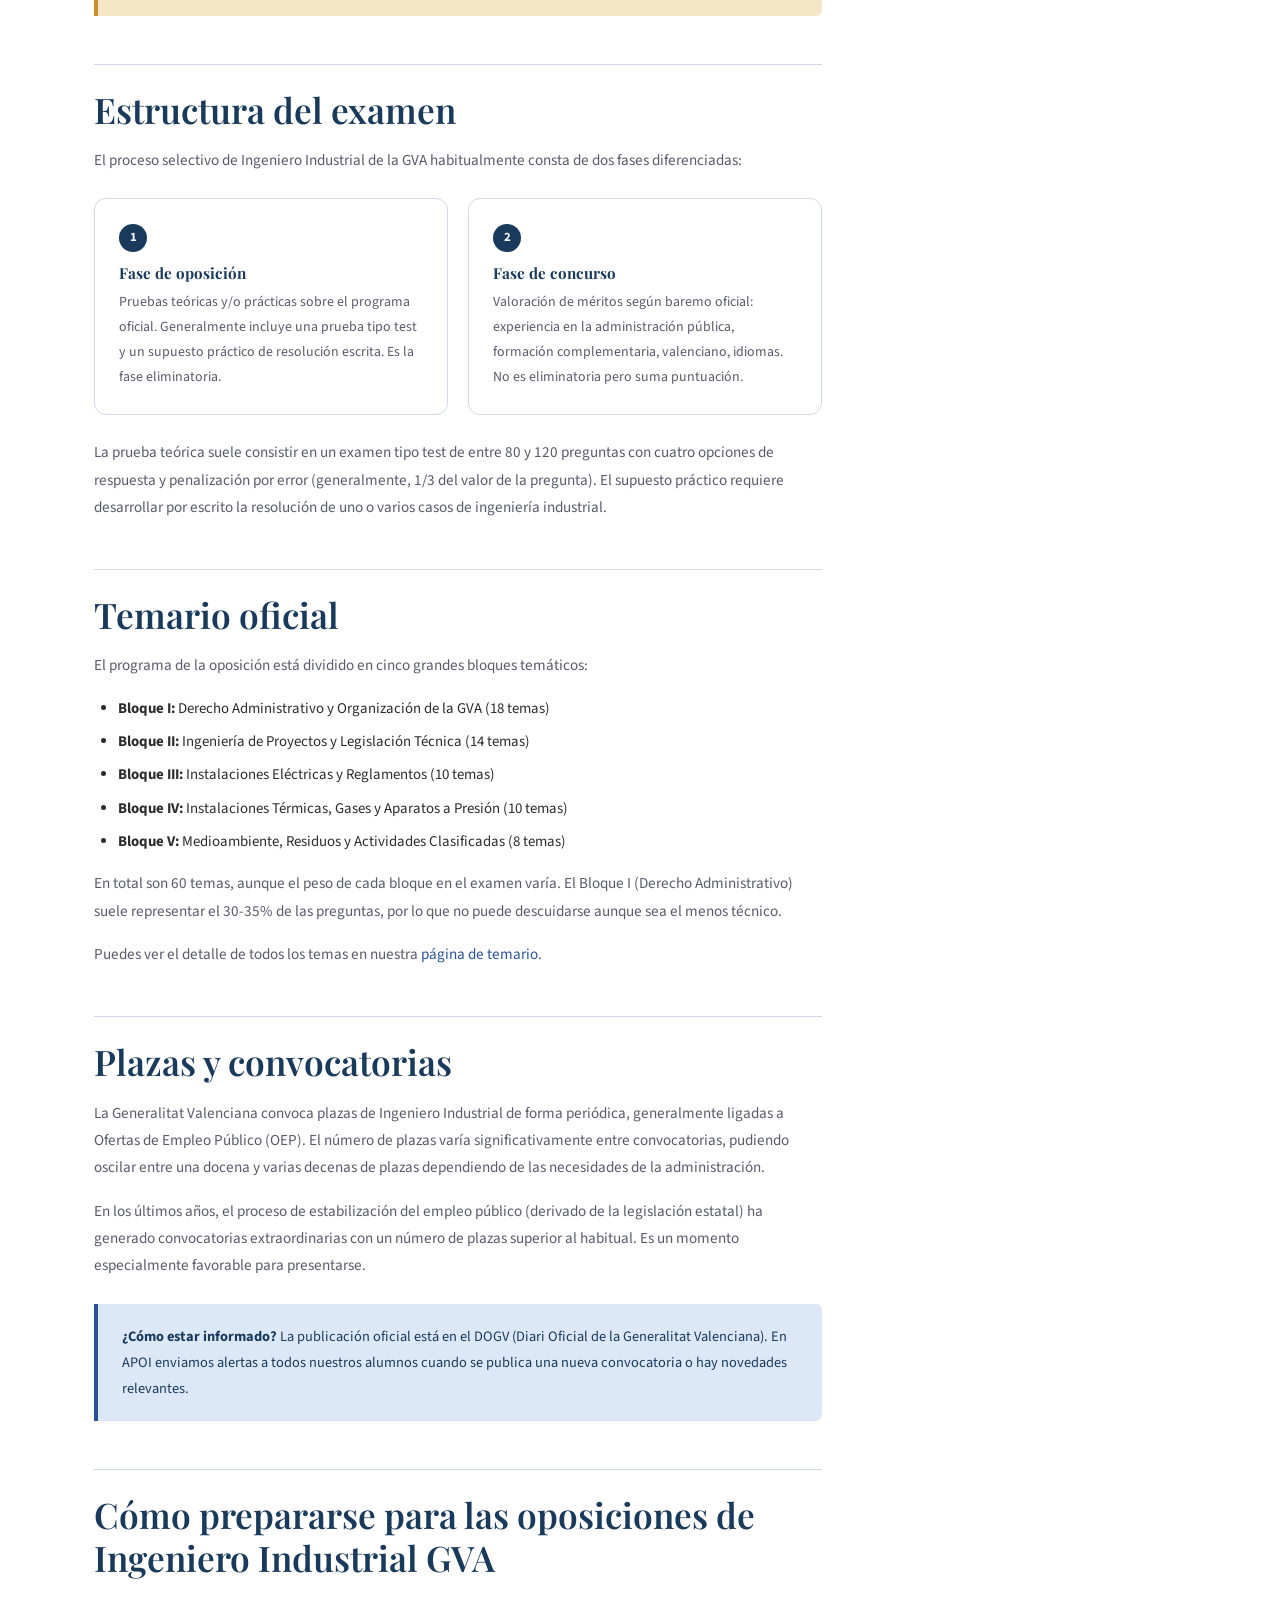
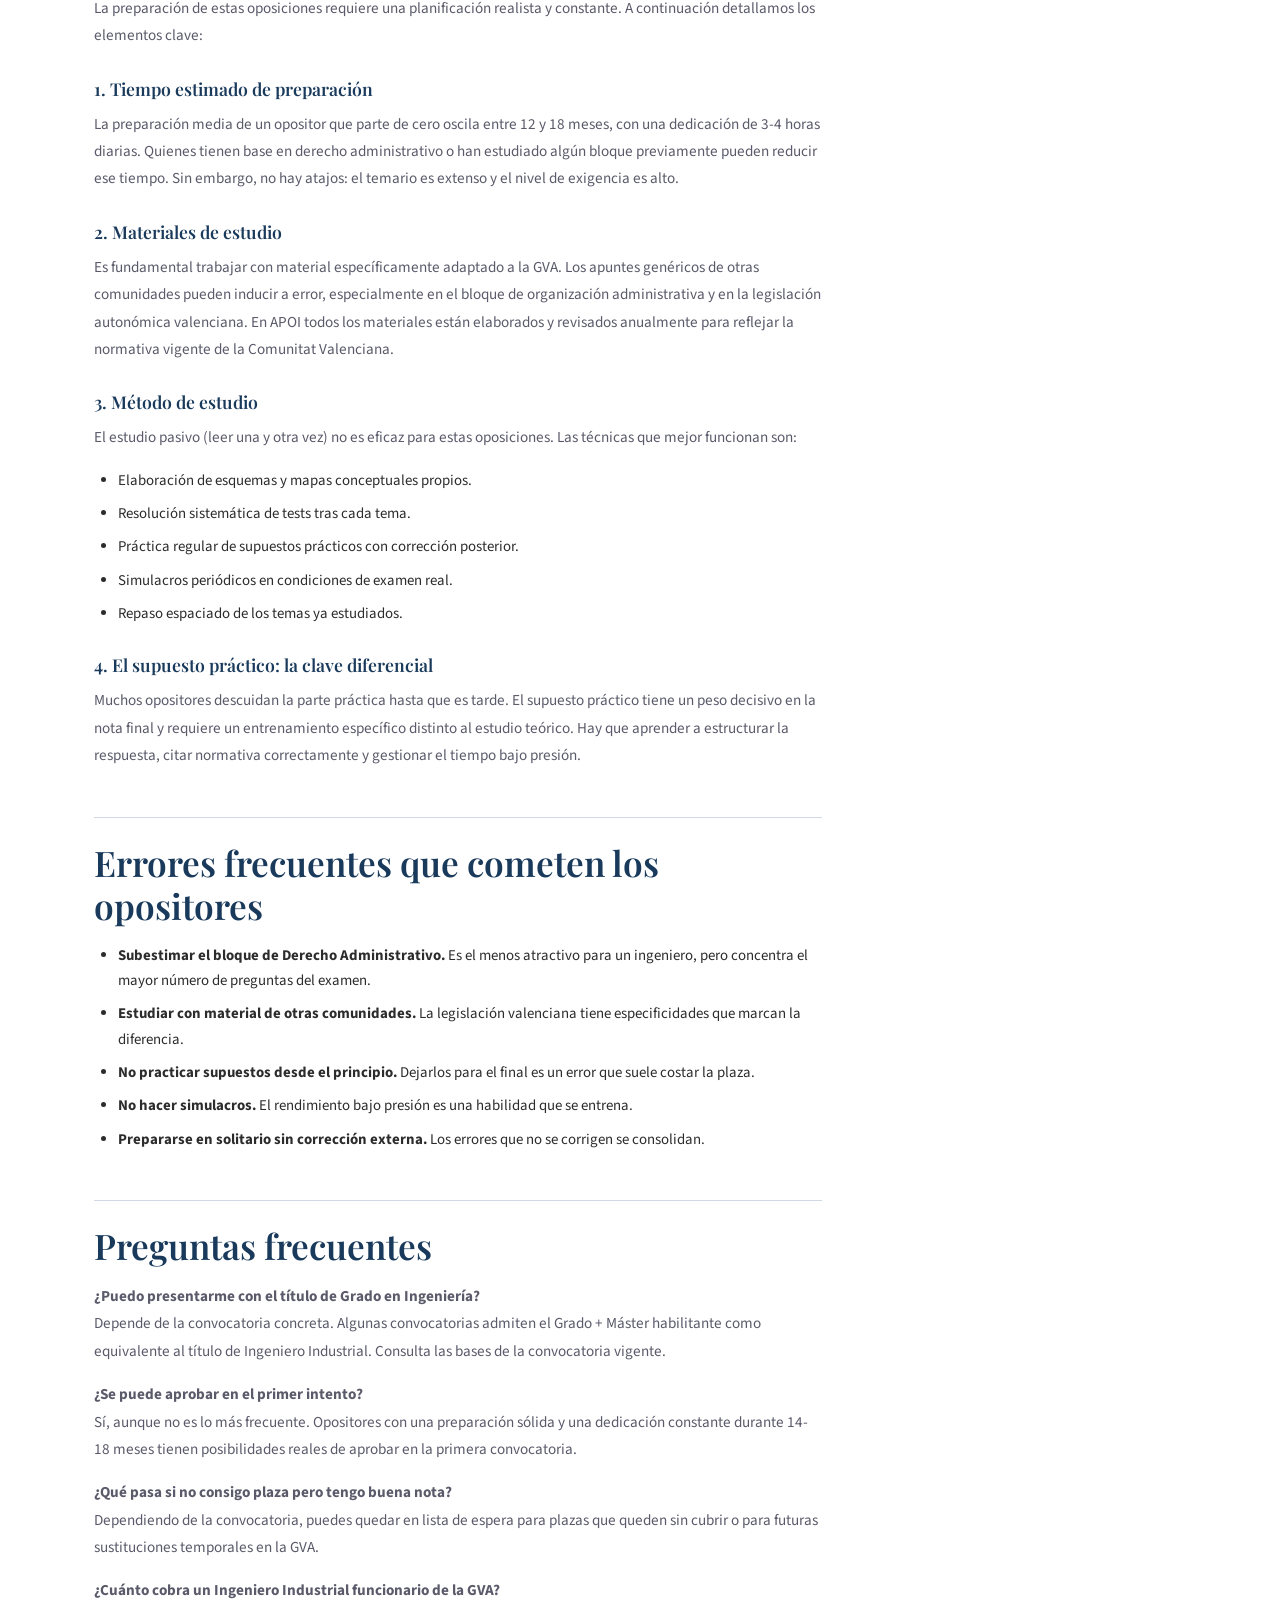
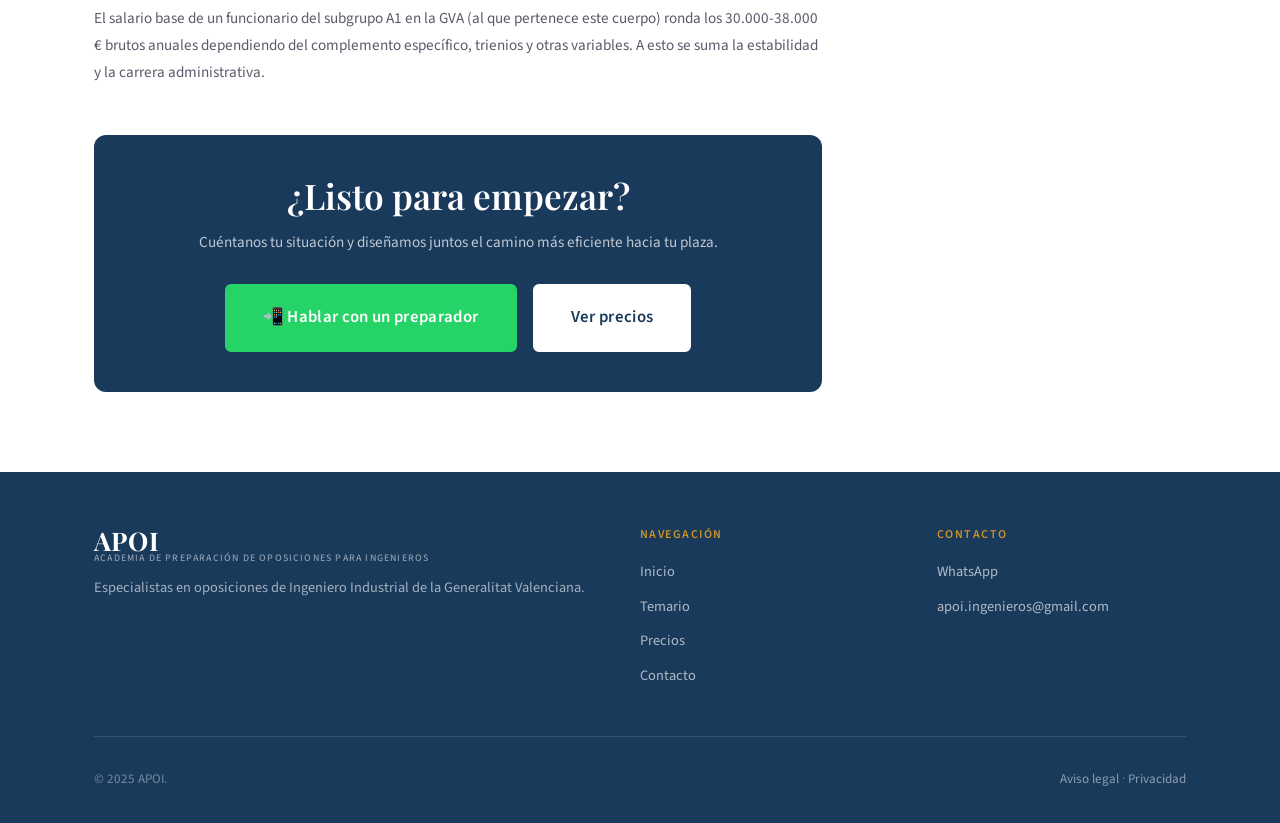
<file: guia-oposiciones-ingeniero-industrial-gva.html>
<!DOCTYPE html>
<html lang="es">

<head>
  <meta charset="UTF-8">
  <meta name="viewport" content="width=device-width, initial-scale=1.0">
  <title>Guía Completa: Oposiciones Ingeniero Industrial GVA 2025 — APOI</title>
  <meta name="description"
    content="Todo lo que necesitas saber sobre las oposiciones de Ingeniero Industrial de la Generalitat Valenciana: requisitos, temario, fases del examen, plazas y cómo prepararte.">
  <meta name="keywords"
    content="oposiciones ingeniero industrial GVA 2025, convocatoria ingeniero industrial Generalitat Valenciana, cómo preparar oposiciones ingeniería Valencia, requisitos ingeniero industrial GVA">
  <link rel="canonical" href="https://apoi-web.pages.dev/guia-oposiciones-ingeniero-industrial-gva.html">
  <!-- Schema.org structured data -->
  <script type="application/ld+json">
  {
    "@context": "https://schema.org",
    "@type": "Article",
    "headline": "Guía Completa: Oposiciones Ingeniero Industrial GVA 2025",
    "description": "Todo sobre las oposiciones de Ingeniero Industrial de la Generalitat Valenciana",
    "author": { "@type": "Organization", "name": "APOI" },
    "publisher": { "@type": "Organization", "name": "APOI", "url": "https://www.apoi-web.pages.dev" },
    "dateModified": "2025-01-01"
  }
  </script>
  <link rel="stylesheet" href="css/styles.css">
  <style>
    .animar {
      opacity: 0;
      transform: translateY(20px);
      transition: opacity .5s ease, transform .5s ease;
    }

    .animar.visible {
      opacity: 1;
      transform: none;
    }

    .page-hero {
      background: linear-gradient(160deg, #0f2540 0%, #1a3a5c 100%);
      padding: 140px 0 80px;
    }

    .page-hero .container {
      display: grid;
      grid-template-columns: 1.6fr 1fr;
      gap: 48px;
      align-items: center;
    }

    .page-hero h1 {
      color: var(--blanco);
      margin-bottom: 16px;
    }

    .page-hero p {
      color: rgba(255, 255, 255, .72);
      font-size: 1.05rem;
    }

    .page-hero-meta {
      display: flex;
      gap: 16px;
      flex-wrap: wrap;
      margin-top: 24px;
    }

    .page-hero-meta span {
      font-size: 0.8rem;
      color: rgba(255, 255, 255, .55);
    }

    .toc-card {
      background: rgba(255, 255, 255, .07);
      border: 1px solid rgba(255, 255, 255, .15);
      border-radius: var(--radio-lg);
      padding: 28px;
      backdrop-filter: blur(8px);
    }

    .toc-card h3 {
      color: var(--blanco);
      font-size: 0.9rem;
      margin-bottom: 16px;
      letter-spacing: .05em;
      text-transform: uppercase;
    }

    .toc-card ol {
      padding-left: 20px;
    }

    .toc-card li {
      margin-bottom: 8px;
    }

    .toc-card a {
      color: rgba(255, 255, 255, .75);
      font-size: 0.88rem;
    }

    .toc-card a:hover {
      color: var(--blanco);
    }

    .guia-layout {
      display: grid;
      grid-template-columns: 1fr 300px;
      gap: 64px;
      align-items: start;
      padding: 80px 0;
    }

    .guia-content h2 {
      margin: 48px 0 16px;
      padding-top: 24px;
      border-top: 1px solid var(--borde);
    }

    .guia-content h2:first-child {
      margin-top: 0;
      border-top: none;
      padding-top: 0;
    }

    .guia-content h3 {
      margin: 28px 0 12px;
      font-size: 1.1rem;
    }

    .guia-content p {
      margin-bottom: 16px;
      font-size: 0.95rem;
      line-height: 1.8;
    }

    .guia-content ul,
    .guia-content ol {
      padding-left: 24px;
      margin-bottom: 16px;
    }

    .guia-content li {
      margin-bottom: 8px;
      font-size: 0.93rem;
      color: var(--gris-oscuro);
      line-height: 1.7;
    }

    .info-box {
      background: var(--azul-claro);
      border-left: 4px solid var(--azul-medio);
      border-radius: 0 var(--radio) var(--radio) 0;
      padding: 20px 24px;
      margin: 24px 0;
    }

    .info-box p {
      color: var(--azul-marino);
      font-size: 0.9rem;
      margin: 0;
    }

    .info-box strong {
      color: var(--azul-marino);
    }

    .warning-box {
      background: var(--dorado-claro);
      border-left: 4px solid var(--dorado);
      border-radius: 0 var(--radio) var(--radio) 0;
      padding: 20px 24px;
      margin: 24px 0;
    }

    .warning-box p {
      color: #7a4a00;
      font-size: 0.9rem;
      margin: 0;
    }

    .fase-grid {
      display: grid;
      grid-template-columns: 1fr 1fr;
      gap: 20px;
      margin: 24px 0;
    }

    .fase-card {
      background: var(--blanco);
      border: 1px solid var(--borde);
      border-radius: var(--radio-lg);
      padding: 24px;
    }

    .fase-card h4 {
      font-size: 0.95rem;
      margin-bottom: 8px;
    }

    .fase-card p {
      font-size: 0.87rem;
      margin: 0;
    }

    .fase-num {
      display: inline-flex;
      align-items: center;
      justify-content: center;
      width: 28px;
      height: 28px;
      background: var(--azul-marino);
      color: var(--blanco);
      border-radius: 50%;
      font-size: 0.8rem;
      font-weight: 700;
      margin-bottom: 12px;
    }

    /* Sidebar */
    .guia-sidebar {
      position: sticky;
      top: 90px;
    }

    .sidebar-card {
      background: var(--blanco);
      border: 1px solid var(--borde);
      border-radius: var(--radio-lg);
      padding: 28px;
      margin-bottom: 24px;
      box-shadow: var(--sombra-suave);
    }

    .sidebar-card h3 {
      font-size: 0.9rem;
      margin-bottom: 16px;
      color: var(--azul-marino);
    }

    .sidebar-card p {
      font-size: 0.85rem;
      margin-bottom: 16px;
    }

    .sidebar-dato {
      display: flex;
      justify-content: space-between;
      align-items: center;
      padding: 9px 0;
      border-bottom: 1px solid var(--borde);
      font-size: 0.85rem;
    }

    .sidebar-dato:last-of-type {
      border-bottom: none;
    }

    .sidebar-dato span:first-child {
      color: var(--gris-medio);
    }

    .sidebar-dato span:last-child {
      font-weight: 600;
      color: var(--azul-marino);
    }

    @media (max-width:1000px) {
      .guia-layout {
        grid-template-columns: 1fr;
      }

      .guia-sidebar {
        position: static;
      }

      .page-hero .container {
        grid-template-columns: 1fr;
      }

      .toc-card {
        display: none;
      }
    }

    @media (max-width:600px) {
      .fase-grid {
        grid-template-columns: 1fr;
      }
    }
  </style>
</head>

<body>

  <nav id="navbar">
    <div class="container">
      <div class="nav-inner">
        <a href="index.html" class="logo"><span class="logo-siglas">APOI</span><span class="logo-texto">Academia de
            Preparación de Oposiciones para Ingenieros</span></a>
        <ul class="nav-links">
          <li><a href="index.html">Inicio</a></li>
          <li><a href="temario.html">Temario</a></li>
          <li><a href="precios.html">Precios</a></li>
          <li><a href="guia-oposiciones-ingeniero-industrial-gva.html" class="activo">Guía</a></li>
          <li><a href="contacto.html">Contacto</a></li>
        </ul>
        <a href="https://wa.me/34633600849?text=Hola,%20me%20gustar%C3%ADa%20obtener%20información%20sobre%20la%20preparación%20de%20oposiciones"
          class="btn btn-primario nav-cta" target="_blank" rel="noopener">📲 Consulta gratuita</a>
        <button class="hamburger" aria-label="Abrir menú"><span></span><span></span><span></span></button>
      </div>
      <div class="nav-mobile">
        <a href="index.html">Inicio</a><a href="temario.html">Temario</a>
        <a href="precios.html">Precios</a><a href="guia-oposiciones-ingeniero-industrial-gva.html">Guía</a>
        <a href="contacto.html">Contacto</a>
      </div>
    </div>
  </nav>

  <header class="page-hero">
    <div class="container">
      <div>
        <span class="badge" style="margin-bottom:20px;">📖 Guía actualizada 2025</span>
        <h1>Oposiciones Ingeniero Industrial GVA: la guía completa</h1>
        <p>Todo lo que necesitas saber para presentarte a las oposiciones de la Generalitat Valenciana: requisitos,
          estructura del examen, temario, plazas y cómo prepararte con garantías.</p>
        <div class="page-hero-meta">
          <span>⏱️ Lectura: 8 minutos</span>
          <span>📅 Última actualización: enero 2025</span>
          <span>✍️ Por el equipo APOI</span>
        </div>
      </div>
      <nav class="toc-card" aria-label="Índice de contenidos">
        <h3>Índice</h3>
        <ol>
          <li><a href="#que-son">¿Qué son estas oposiciones?</a></li>
          <li><a href="#requisitos">Requisitos para presentarse</a></li>
          <li><a href="#estructura">Estructura del examen</a></li>
          <li><a href="#temario">Temario oficial</a></li>
          <li><a href="#plazas">Plazas y convocatorias</a></li>
          <li><a href="#preparacion">Cómo prepararse</a></li>
          <li><a href="#errores">Errores frecuentes</a></li>
          <li><a href="#preguntas">Preguntas frecuentes</a></li>
        </ol>
      </nav>
    </div>
  </header>

  <main>
    <div class="container">
      <div class="guia-layout">
        <article class="guia-content">

          <h2 id="que-son">¿Qué son las oposiciones de Ingeniero Industrial de la GVA?</h2>
          <p>Las oposiciones de Ingeniero Industrial de la Generalitat Valenciana son el proceso selectivo mediante el
            cual la administración autonómica valenciana cubre plazas de funcionario en el cuerpo de ingenieros
            industriales al servicio de la GVA.</p>
          <p>Se trata de uno de los destinos más valorados para ingenieros industriales en la Comunitat Valenciana, por
            la estabilidad laboral, las condiciones económicas y la relevancia de las funciones: tramitación y
            supervisión de proyectos industriales, inspección de instalaciones, seguridad industrial, entre otras.</p>
          <div class="info-box">
            <p><strong>¿Quién convoca estas oposiciones?</strong> La convocatoria la publica la Conselleria competente
              en materia de función pública de la Generalitat Valenciana, generalmente en el Diari Oficial de la
              Generalitat Valenciana (DOGV). Es imprescindible estar atento al DOGV para no perder los plazos.</p>
          </div>

          <h2 id="requisitos">Requisitos para presentarse</h2>
          <p>Para poder participar en las oposiciones de Ingeniero Industrial de la GVA, los aspirantes deben cumplir
            los siguientes requisitos en el momento de finalizar el plazo de presentación de solicitudes:</p>
          <ul>
            <li>Tener nacionalidad española o de otro Estado miembro de la UE (o cónyuge o descendiente en los términos
              legales).</li>
            <li>Tener cumplidos los 16 años de edad y no superar la edad de jubilación forzosa.</li>
            <li>Estar en posesión del título de <strong>Ingeniero Industrial</strong> o título equivalente reconocido
              oficialmente. También se admite el Grado en Ingeniería + Máster habilitante en los casos que establezca la
              convocatoria.</li>
            <li>No haber sido separado mediante expediente disciplinario del servicio de ninguna Administración Pública.
            </li>
            <li>No estar inhabilitado por sentencia firme para el ejercicio de funciones públicas.</li>
          </ul>
          <div class="warning-box">
            <p>⚠️ <strong>Atención:</strong> Los requisitos concretos pueden variar en cada convocatoria. Siempre
              verifica las bases específicas publicadas en el DOGV. En caso de duda, consúltanos.</p>
          </div>

          <h2 id="estructura">Estructura del examen</h2>
          <p>El proceso selectivo de Ingeniero Industrial de la GVA habitualmente consta de dos fases diferenciadas:</p>
          <div class="fase-grid">
            <div class="fase-card">
              <div class="fase-num">1</div>
              <h4>Fase de oposición</h4>
              <p>Pruebas teóricas y/o prácticas sobre el programa oficial. Generalmente incluye una prueba tipo test y
                un supuesto práctico de resolución escrita. Es la fase eliminatoria.</p>
            </div>
            <div class="fase-card">
              <div class="fase-num">2</div>
              <h4>Fase de concurso</h4>
              <p>Valoración de méritos según baremo oficial: experiencia en la administración pública, formación
                complementaria, valenciano, idiomas. No es eliminatoria pero suma puntuación.</p>
            </div>
          </div>
          <p>La prueba teórica suele consistir en un examen tipo test de entre 80 y 120 preguntas con cuatro opciones de
            respuesta y penalización por error (generalmente, 1/3 del valor de la pregunta). El supuesto práctico
            requiere desarrollar por escrito la resolución de uno o varios casos de ingeniería industrial.</p>

          <h2 id="temario">Temario oficial</h2>
          <p>El programa de la oposición está dividido en cinco grandes bloques temáticos:</p>
          <ul>
            <li><strong>Bloque I:</strong> Derecho Administrativo y Organización de la GVA (18 temas)</li>
            <li><strong>Bloque II:</strong> Ingeniería de Proyectos y Legislación Técnica (14 temas)</li>
            <li><strong>Bloque III:</strong> Instalaciones Eléctricas y Reglamentos (10 temas)</li>
            <li><strong>Bloque IV:</strong> Instalaciones Térmicas, Gases y Aparatos a Presión (10 temas)</li>
            <li><strong>Bloque V:</strong> Medioambiente, Residuos y Actividades Clasificadas (8 temas)</li>
          </ul>
          <p>En total son 60 temas, aunque el peso de cada bloque en el examen varía. El Bloque I (Derecho
            Administrativo) suele representar el 30-35% de las preguntas, por lo que no puede descuidarse aunque sea el
            menos técnico.</p>
          <p>Puedes ver el detalle de todos los temas en nuestra <a href="temario.html">página de temario</a>.</p>

          <h2 id="plazas">Plazas y convocatorias</h2>
          <p>La Generalitat Valenciana convoca plazas de Ingeniero Industrial de forma periódica, generalmente ligadas a
            Ofertas de Empleo Público (OEP). El número de plazas varía significativamente entre convocatorias, pudiendo
            oscilar entre una docena y varias decenas de plazas dependiendo de las necesidades de la administración.</p>
          <p>En los últimos años, el proceso de estabilización del empleo público (derivado de la legislación estatal)
            ha generado convocatorias extraordinarias con un número de plazas superior al habitual. Es un momento
            especialmente favorable para presentarse.</p>
          <div class="info-box">
            <p><strong>¿Cómo estar informado?</strong> La publicación oficial está en el DOGV (Diari Oficial de la
              Generalitat Valenciana). En APOI enviamos alertas a todos nuestros alumnos cuando se publica una nueva
              convocatoria o hay novedades relevantes.</p>
          </div>

          <h2 id="preparacion">Cómo prepararse para las oposiciones de Ingeniero Industrial GVA</h2>
          <p>La preparación de estas oposiciones requiere una planificación realista y constante. A continuación
            detallamos los elementos clave:</p>

          <h3>1. Tiempo estimado de preparación</h3>
          <p>La preparación media de un opositor que parte de cero oscila entre 12 y 18 meses, con una dedicación de 3-4
            horas diarias. Quienes tienen base en derecho administrativo o han estudiado algún bloque previamente pueden
            reducir ese tiempo. Sin embargo, no hay atajos: el temario es extenso y el nivel de exigencia es alto.</p>

          <h3>2. Materiales de estudio</h3>
          <p>Es fundamental trabajar con material específicamente adaptado a la GVA. Los apuntes genéricos de otras
            comunidades pueden inducir a error, especialmente en el bloque de organización administrativa y en la
            legislación autonómica valenciana. En APOI todos los materiales están elaborados y revisados anualmente para
            reflejar la normativa vigente de la Comunitat Valenciana.</p>

          <h3>3. Método de estudio</h3>
          <p>El estudio pasivo (leer una y otra vez) no es eficaz para estas oposiciones. Las técnicas que mejor
            funcionan son:</p>
          <ul>
            <li>Elaboración de esquemas y mapas conceptuales propios.</li>
            <li>Resolución sistemática de tests tras cada tema.</li>
            <li>Práctica regular de supuestos prácticos con corrección posterior.</li>
            <li>Simulacros periódicos en condiciones de examen real.</li>
            <li>Repaso espaciado de los temas ya estudiados.</li>
          </ul>

          <h3>4. El supuesto práctico: la clave diferencial</h3>
          <p>Muchos opositores descuidan la parte práctica hasta que es tarde. El supuesto práctico tiene un peso
            decisivo en la nota final y requiere un entrenamiento específico distinto al estudio teórico. Hay que
            aprender a estructurar la respuesta, citar normativa correctamente y gestionar el tiempo bajo presión.</p>

          <h2 id="errores">Errores frecuentes que cometen los opositores</h2>
          <ul>
            <li><strong>Subestimar el bloque de Derecho Administrativo.</strong> Es el menos atractivo para un
              ingeniero, pero concentra el mayor número de preguntas del examen.</li>
            <li><strong>Estudiar con material de otras comunidades.</strong> La legislación valenciana tiene
              especificidades que marcan la diferencia.</li>
            <li><strong>No practicar supuestos desde el principio.</strong> Dejarlos para el final es un error que suele
              costar la plaza.</li>
            <li><strong>No hacer simulacros.</strong> El rendimiento bajo presión es una habilidad que se entrena.</li>
            <li><strong>Prepararse en solitario sin corrección externa.</strong> Los errores que no se corrigen se
              consolidan.</li>
          </ul>

          <h2 id="preguntas">Preguntas frecuentes</h2>
          <p><strong>¿Puedo presentarme con el título de Grado en Ingeniería?</strong><br>
            Depende de la convocatoria concreta. Algunas convocatorias admiten el Grado + Máster habilitante como
            equivalente al título de Ingeniero Industrial. Consulta las bases de la convocatoria vigente.</p>

          <p><strong>¿Se puede aprobar en el primer intento?</strong><br>
            Sí, aunque no es lo más frecuente. Opositores con una preparación sólida y una dedicación constante durante
            14-18 meses tienen posibilidades reales de aprobar en la primera convocatoria.</p>

          <p><strong>¿Qué pasa si no consigo plaza pero tengo buena nota?</strong><br>
            Dependiendo de la convocatoria, puedes quedar en lista de espera para plazas que queden sin cubrir o para
            futuras sustituciones temporales en la GVA.</p>

          <p><strong>¿Cuánto cobra un Ingeniero Industrial funcionario de la GVA?</strong><br>
            El salario base de un funcionario del subgrupo A1 en la GVA (al que pertenece este cuerpo) ronda los
            30.000-38.000 € brutos anuales dependiendo del complemento específico, trienios y otras variables. A esto se
            suma la estabilidad y la carrera administrativa.</p>

          <div
            style="background:var(--azul-marino);border-radius:var(--radio-lg);padding:40px;margin-top:48px;text-align:center;">
            <h2 style="color:var(--blanco);margin-bottom:12px;border:none;padding:0;margin-top:0;">¿Listo para empezar?
            </h2>
            <p style="color:rgba(255,255,255,.72);margin-bottom:28px;">Cuéntanos tu situación y diseñamos juntos el
              camino más eficiente hacia tu plaza.</p>
            <div style="display:flex;gap:16px;justify-content:center;flex-wrap:wrap;">
              <a href="https://wa.me/34633600849?text=He%20leído%20la%20guía%20y%20quiero%20más%20información%20sobre%20la%20preparación"
                class="btn btn-whatsapp btn-lg" target="_blank" rel="noopener">📲 Hablar con un preparador</a>
              <a href="precios.html" class="btn btn-blanco btn-lg">Ver precios</a>
            </div>
          </div>

        </article>

        <aside class="guia-sidebar" aria-label="Información de la oposición">
          <div class="sidebar-card">
            <h3>📋 Ficha de la oposición</h3>
            <div class="sidebar-dato"><span>Administración</span><span>GVA</span></div>
            <div class="sidebar-dato"><span>Cuerpo</span><span>A1 — Ingeniero Industrial</span></div>
            <div class="sidebar-dato"><span>Nº temas</span><span>60</span></div>
            <div class="sidebar-dato"><span>Preparación media</span><span>12-18 meses</span></div>
            <div class="sidebar-dato"><span>Titulación</span><span>Ingeniería Industrial</span></div>
            <div class="sidebar-dato"><span>Convocatoria</span><span>DOGV</span></div>
          </div>

          <div class="sidebar-card">
            <h3>🎯 ¿Tienes dudas?</h3>
            <p>Primera consulta gratuita. Sin compromiso. Te orientamos sobre tu situación concreta.</p>
            <a href="https://wa.me/34633600849?text=He%20leído%20la%20guía%20y%20tengo%20dudas" class="btn btn-whatsapp"
              style="width:100%;justify-content:center;" target="_blank" rel="noopener">
              📲 Consultar ahora
            </a>
          </div>

          <div class="sidebar-card">
            <h3>🔗 Recursos útiles</h3>
            <ul style="list-style:none;padding:0;">
              <li style="padding:8px 0;border-bottom:1px solid var(--borde);">
                <a href="temario.html" style="font-size:0.88rem;">→ Temario completo GVA</a>
              </li>
              <li style="padding:8px 0;border-bottom:1px solid var(--borde);">
                <a href="precios.html" style="font-size:0.88rem;">→ Modalidades y precios</a>
              </li>
              <li style="padding:8px 0;">
                <a href="contacto.html" style="font-size:0.88rem;">→ Contactar con APOI</a>
              </li>
            </ul>
          </div>
        </aside>
      </div>
    </div>
  </main>

  <footer role="contentinfo">
    <div class="container">
      <div class="footer-grid">
        <div>
          <a href="index.html" class="logo"><span class="logo-siglas">APOI</span><span class="logo-texto">Academia de
              Preparación de Oposiciones para Ingenieros</span></a>
          <p class="footer-desc">Especialistas en oposiciones de Ingeniero Industrial de la Generalitat Valenciana.</p>
        </div>
        <div class="footer-col">
          <h4>Navegación</h4>
          <ul>
            <li><a href="index.html">Inicio</a></li>
            <li><a href="temario.html">Temario</a></li>
            <li><a href="precios.html">Precios</a></li>
            <li><a href="contacto.html">Contacto</a></li>
          </ul>
        </div>
        <div class="footer-col">
          <h4>Contacto</h4>
          <ul>
            <li><a href="https://wa.me/34633600849" target="_blank" rel="noopener">WhatsApp</a></li>
            <li><a href="mailto:apoi.ingenieros@gmail.com">apoi.ingenieros@gmail.com</a></li>
          </ul>
        </div>
      </div>
      <div class="footer-bottom"><span>© 2025 APOI.</span><span><a href="#">Aviso legal</a> · <a
            href="#">Privacidad</a></span></div>
    </div>
  </footer>

  <a href="https://wa.me/34633600849?text=Hola,%20me%20gustar%C3%ADa%20obtener%20información%20sobre%20las%20oposiciones%20de%20ingeniero%20industrial%20GVA"
    class="whatsapp-flotante" target="_blank" rel="noopener" aria-label="Contactar por WhatsApp">
    <svg viewBox="0 0 24 24">
      <path
        d="M17.472 14.382c-.297-.149-1.758-.867-2.03-.967-.273-.099-.471-.148-.67.15-.197.297-.767.966-.94 1.164-.173.199-.347.223-.644.075-.297-.15-1.255-.463-2.39-1.475-.883-.788-1.48-1.761-1.653-2.059-.173-.297-.018-.458.13-.606.134-.133.298-.347.446-.52.149-.174.198-.298.298-.497.099-.198.05-.371-.025-.52-.075-.149-.669-1.612-.916-2.207-.242-.579-.487-.5-.669-.51-.173-.008-.371-.01-.57-.01-.198 0-.52.074-.792.372-.272.297-1.04 1.016-1.04 2.479 0 1.462 1.065 2.875 1.213 3.074.149.198 2.096 3.2 5.077 4.487.709.306 1.262.489 1.694.625.712.227 1.36.195 1.871.118.571-.085 1.758-.719 2.006-1.413.248-.694.248-1.289.173-1.413-.074-.124-.272-.198-.57-.347z" />
      <path
        d="M12 0C5.373 0 0 5.373 0 12c0 2.123.555 4.116 1.527 5.845L.057 23.547a.5.5 0 0 0 .609.637l5.886-1.545A11.945 11.945 0 0 0 12 24c6.627 0 12-5.373 12-12S18.627 0 12 0zm0 22c-1.967 0-3.81-.537-5.388-1.473l-.385-.228-3.993 1.048 1.015-3.895-.249-.397A9.96 9.96 0 0 1 2 12C2 6.477 6.477 2 12 2s10 4.477 10 10-4.477 10-10 10z" />
    </svg>
  </a>
  <script src="js/main.js"></script>
</body>

</html>
</file>
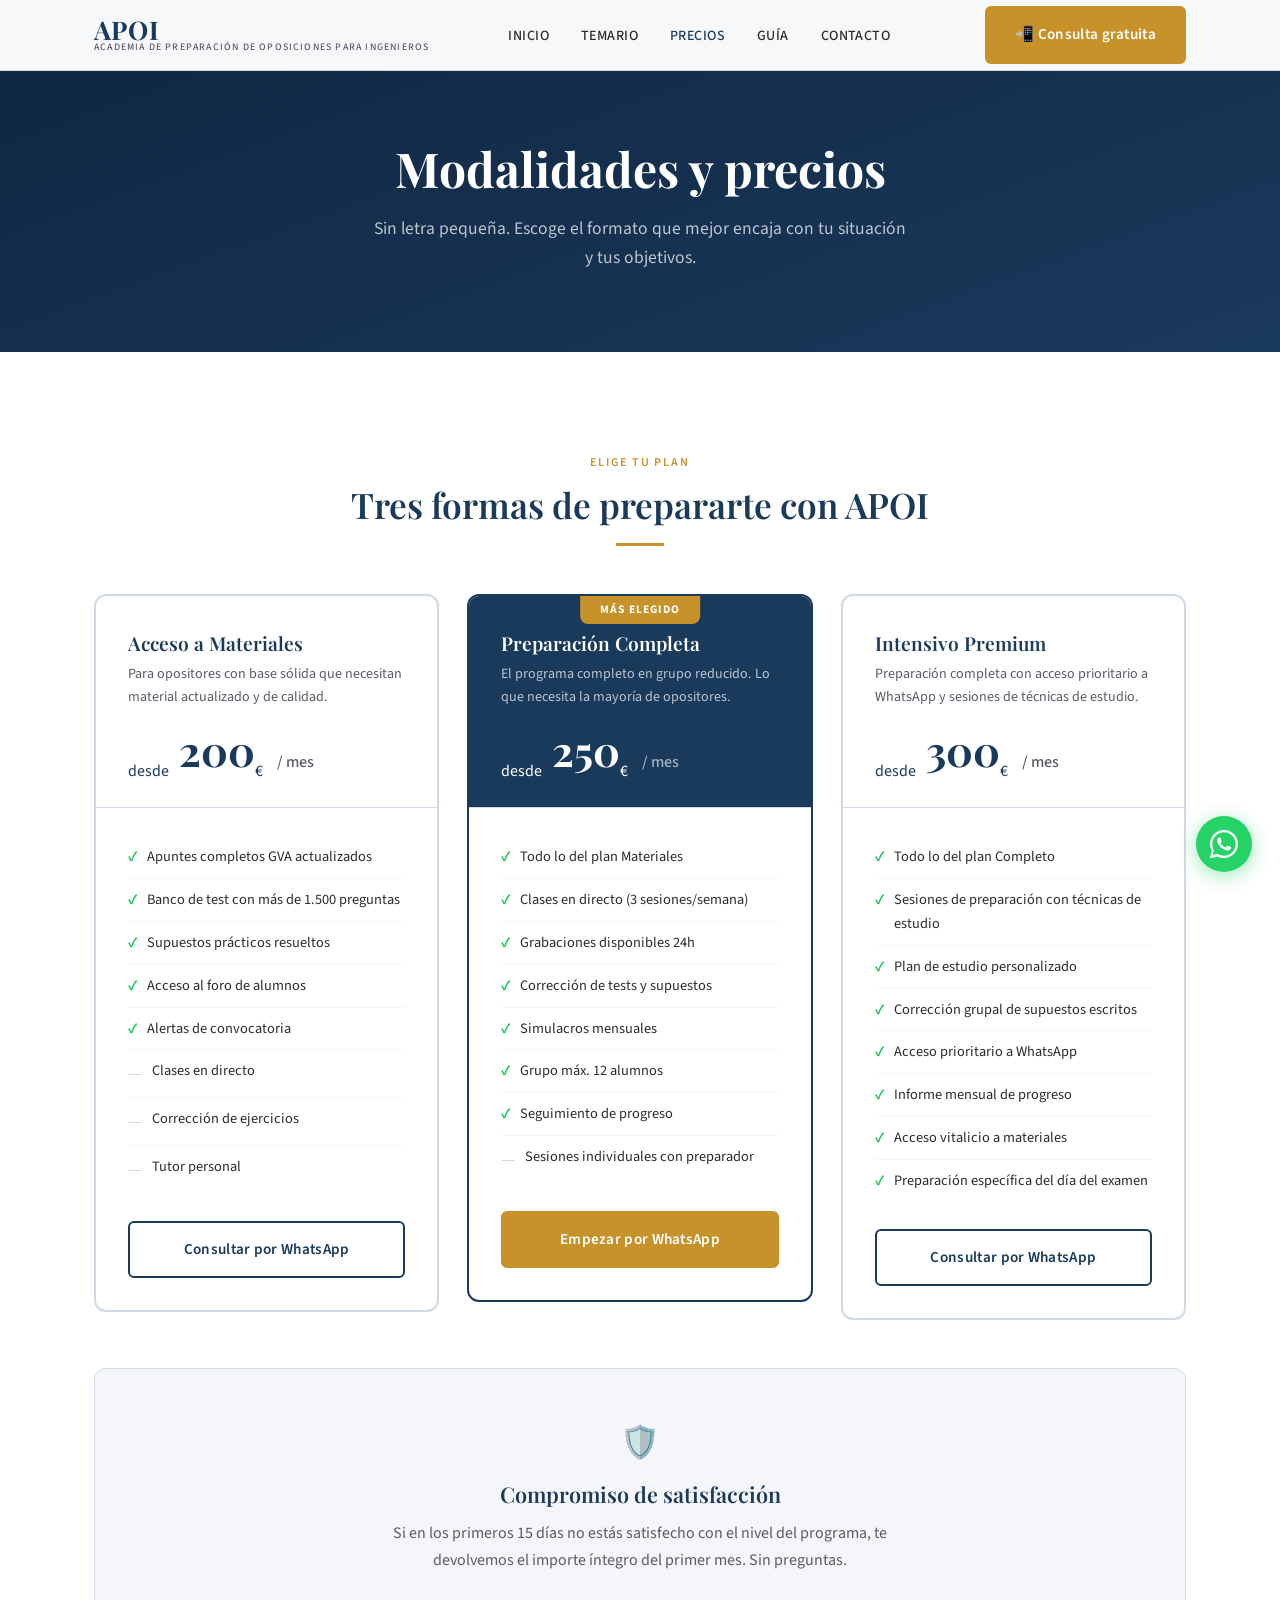
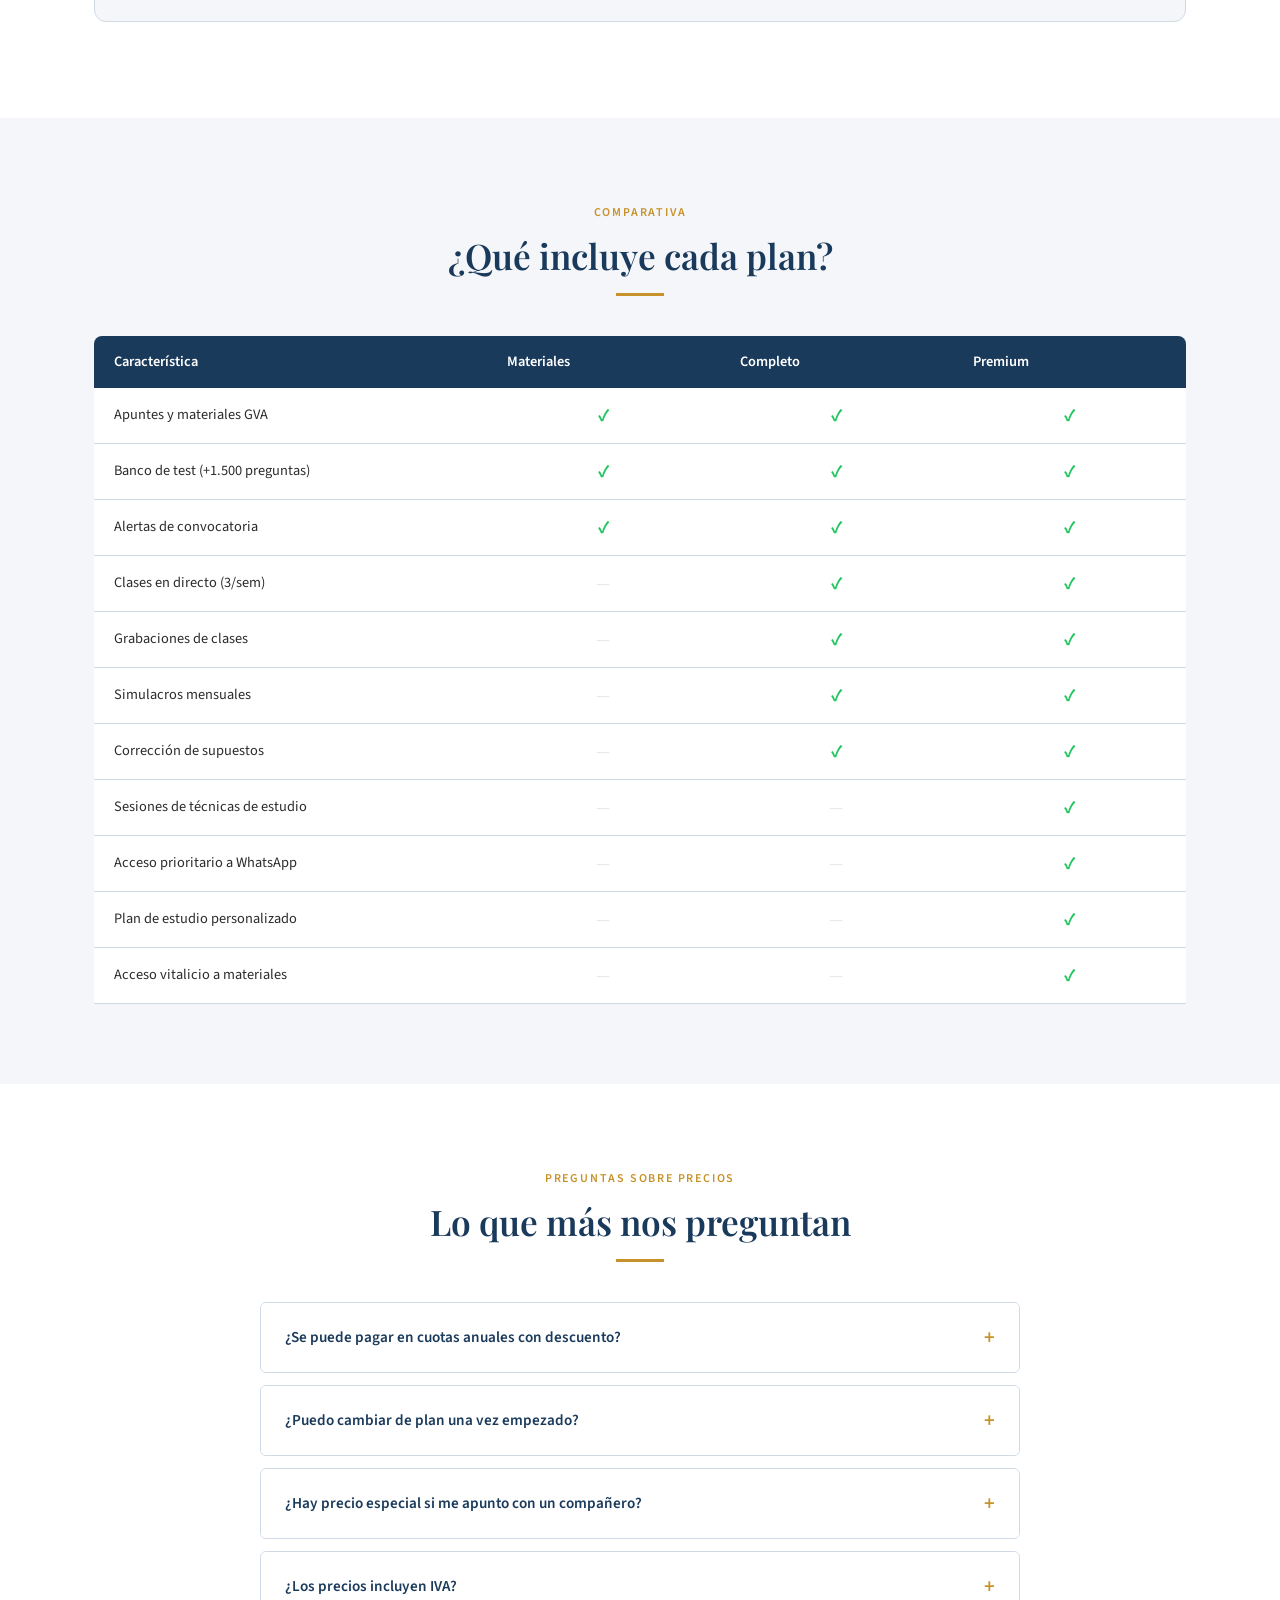
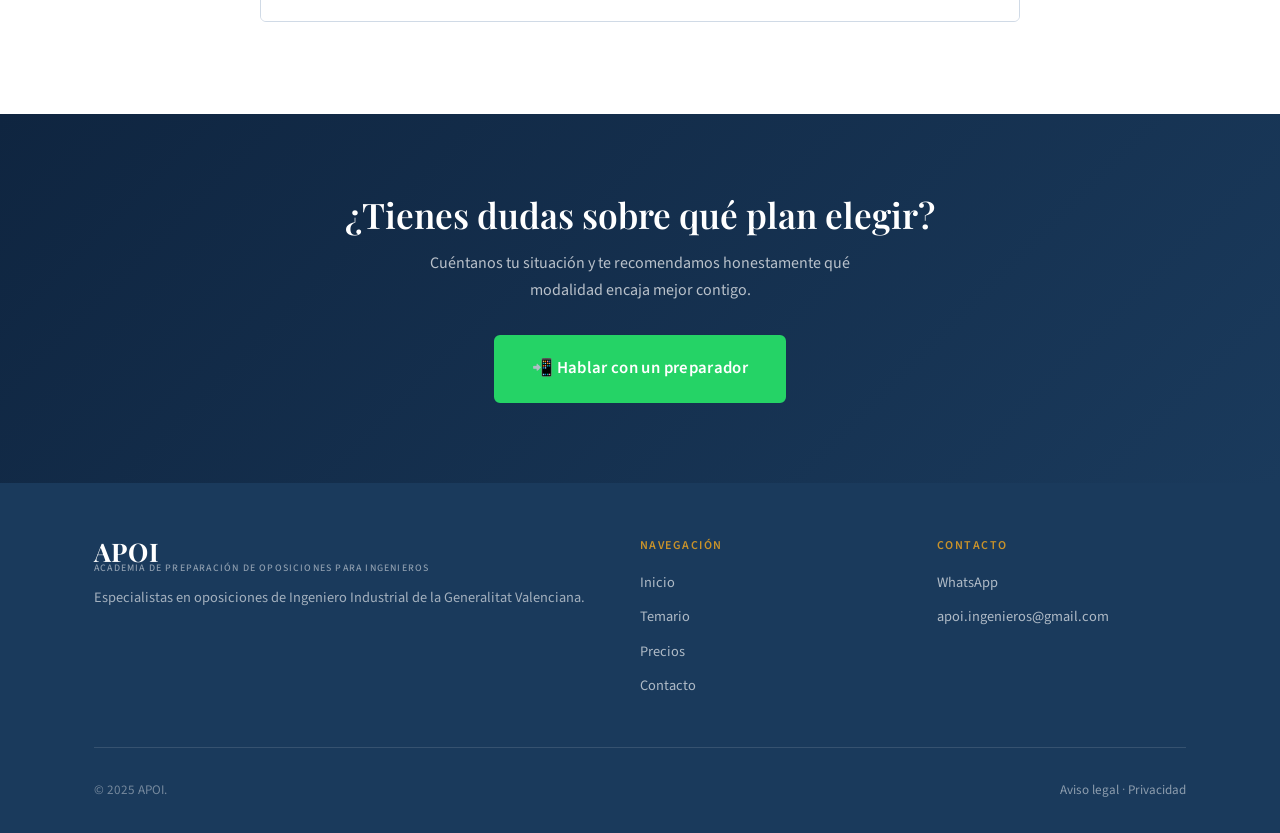
<file: precios.html>
<!DOCTYPE html>
<html lang="es">

<head>
  <meta charset="UTF-8">
  <meta name="viewport" content="width=device-width, initial-scale=1.0">
  <title>Precios — Preparación Oposiciones Ingeniero Industrial GVA | APOI</title>
  <meta name="description"
    content="Modalidades y precios de preparación para las oposiciones de Ingeniero Industrial de la GVA. Grupos reducidos, clases individuales y acceso a materiales.">
  <link rel="canonical" href="https://apoi-web.pages.dev/precios.html">
  <link rel="stylesheet" href="css/styles.css">
  <style>
    .animar {
      opacity: 0;
      transform: translateY(20px);
      transition: opacity .5s ease, transform .5s ease;
    }

    .animar.visible {
      opacity: 1;
      transform: none;
    }

    .page-hero {
      background: linear-gradient(160deg, #0f2540 0%, #1a3a5c 100%);
      padding: 140px 0 80px;
      text-align: center;
    }

    .page-hero h1 {
      color: var(--blanco);
      margin-bottom: 16px;
    }

    .page-hero p {
      color: rgba(255, 255, 255, 0.72);
      font-size: 1.1rem;
      max-width: 540px;
      margin: 0 auto;
    }

    .precios-seccion {
      padding: 96px 0;
    }

    .planes-grid {
      display: grid;
      grid-template-columns: repeat(3, 1fr);
      gap: 28px;
      align-items: start;
    }

    .plan {
      background: var(--blanco);
      border: 2px solid var(--borde);
      border-radius: var(--radio-lg);
      overflow: hidden;
      transition: var(--transicion);
    }

    .plan:hover {
      box-shadow: var(--sombra-fuerte);
      transform: translateY(-4px);
    }

    .plan.destacado {
      border-color: var(--azul-marino);
      position: relative;
    }

    .plan-popular {
      position: absolute;
      top: -1px;
      left: 50%;
      transform: translateX(-50%);
      background: var(--dorado);
      color: var(--blanco);
      font-size: 0.72rem;
      font-weight: 700;
      letter-spacing: 0.1em;
      text-transform: uppercase;
      padding: 5px 20px;
      border-radius: 0 0 8px 8px;
    }

    .plan-header {
      padding: 36px 32px 28px;
      border-bottom: 1px solid var(--borde);
    }

    .plan.destacado .plan-header {
      background: var(--azul-marino);
    }

    .plan.destacado .plan-header h3 {
      color: var(--blanco);
    }

    .plan.destacado .plan-header p {
      color: rgba(255, 255, 255, 0.7);
    }

    .plan-header h3 {
      font-size: 1.2rem;
      margin-bottom: 8px;
    }

    .plan-header p {
      font-size: 0.88rem;
      margin-bottom: 20px;
    }

    .plan-precio {
      font-family: var(--font-display);
      font-size: 2.6rem;
      font-weight: 700;
      color: var(--azul-marino);
      line-height: 1;
    }

    .plan.destacado .plan-precio {
      color: var(--blanco);
    }

    .plan-precio sub {
      font-size: 1rem;
      font-family: var(--font-body);
      font-weight: 400;
    }

    .plan-precio span {
      font-size: 1rem;
      font-family: var(--font-body);
      font-weight: 500;
      color: var(--gris-medio);
      margin-left: 4px;
    }

    .plan.destacado .plan-precio span {
      color: rgba(255, 255, 255, 0.6);
    }

    .plan-features {
      padding: 28px 32px;
    }

    .plan-features ul {
      list-style: none;
    }

    .plan-features li {
      display: flex;
      align-items: flex-start;
      gap: 10px;
      padding: 9px 0;
      font-size: 0.9rem;
      color: var(--gris-oscuro);
      border-bottom: 1px solid var(--gris-claro);
    }

    .plan-features li:last-child {
      border-bottom: none;
    }

    .plan-features li .check {
      color: #22c55e;
      font-weight: 700;
      flex-shrink: 0;
    }

    .plan-features li .no {
      color: #d1d5db;
      flex-shrink: 0;
    }

    .plan-footer {
      padding: 0 32px 32px;
    }

    .plan-footer .btn {
      width: 100%;
      justify-content: center;
    }

    .garantia {
      background: var(--gris-claro);
      border: 1px solid var(--borde);
      border-radius: var(--radio-lg);
      padding: 48px;
      text-align: center;
      margin-top: 48px;
    }

    .garantia h3 {
      margin-bottom: 12px;
    }

    .comparativa {
      padding: 80px 0;
      background: var(--gris-claro);
    }

    .tabla-comparativa {
      width: 100%;
      border-collapse: collapse;
      font-size: 0.9rem;
    }

    .tabla-comparativa th {
      background: var(--azul-marino);
      color: var(--blanco);
      padding: 14px 20px;
      text-align: left;
      font-family: var(--font-body);
      font-weight: 600;
    }

    .tabla-comparativa th:first-child {
      border-radius: 8px 0 0 0;
    }

    .tabla-comparativa th:last-child {
      border-radius: 0 8px 0 0;
    }

    .tabla-comparativa td {
      padding: 13px 20px;
      border-bottom: 1px solid var(--borde);
      background: var(--blanco);
    }

    .tabla-comparativa tr:hover td {
      background: var(--azul-claro);
    }

    .tabla-comparativa td:not(:first-child) {
      text-align: center;
    }

    .si {
      color: #22c55e;
      font-weight: 700;
      font-size: 1.1rem;
    }

    .no {
      color: #e5e7eb;
      font-size: 1.1rem;
    }

    .par {
      color: var(--dorado);
      font-weight: 600;
      font-size: 0.82rem;
    }

    .faq-precios {
      padding: 80px 0;
    }

    .faq-lista {
      max-width: 760px;
      margin: 0 auto;
    }

    .faq-item {
      border: 1px solid var(--borde);
      border-radius: var(--radio);
      margin-bottom: 12px;
      overflow: hidden;
    }

    .faq-pregunta {
      width: 100%;
      display: flex;
      justify-content: space-between;
      align-items: center;
      padding: 20px 24px;
      background: var(--blanco);
      border: none;
      cursor: pointer;
      font-family: var(--font-body);
      font-size: .95rem;
      font-weight: 600;
      color: var(--azul-marino);
      text-align: left;
      transition: var(--transicion);
    }

    .faq-pregunta:hover {
      background: var(--gris-claro);
    }

    .faq-icono {
      font-size: 1.3rem;
      color: var(--dorado);
      transition: transform .3s;
      flex-shrink: 0;
    }

    .faq-item.abierto .faq-icono {
      transform: rotate(45deg);
    }

    .faq-respuesta {
      max-height: 0;
      overflow: hidden;
      transition: max-height .4s ease, padding .3s;
      padding: 0 24px;
      font-size: .92rem;
      color: var(--gris-medio);
      line-height: 1.75;
    }

    .faq-item.abierto .faq-respuesta {
      max-height: 400px;
      padding: 0 24px 20px;
    }

    @media (max-width:900px) {
      .planes-grid {
        grid-template-columns: 1fr;
        max-width: 480px;
        margin: 0 auto;
      }
    }
  </style>
</head>

<body>

  <nav id="navbar">
    <div class="container">
      <div class="nav-inner">
        <a href="index.html" class="logo">
          <span class="logo-siglas">APOI</span>
          <span class="logo-texto">Academia de Preparación de Oposiciones para Ingenieros</span>
        </a>
        <ul class="nav-links">
          <li><a href="index.html">Inicio</a></li>
          <li><a href="temario.html">Temario</a></li>
          <li><a href="precios.html" class="activo">Precios</a></li>
          <li><a href="guia-oposiciones-ingeniero-industrial-gva.html">Guía</a></li>
          <li><a href="contacto.html">Contacto</a></li>
        </ul>
        <a href="https://wa.me/34633600849?text=Hola,%20me%20gustar%C3%ADa%20obtener%20información%20sobre%20la%20preparación%20de%20oposiciones"
          class="btn btn-primario nav-cta" target="_blank" rel="noopener">📲 Consulta gratuita</a>
        <button class="hamburger" aria-label="Abrir menú"><span></span><span></span><span></span></button>
      </div>
      <div class="nav-mobile">
        <a href="index.html">Inicio</a><a href="temario.html">Temario</a>
        <a href="precios.html">Precios</a><a href="guia-oposiciones-ingeniero-industrial-gva.html">Guía</a>
        <a href="contacto.html">Contacto</a>
      </div>
    </div>
  </nav>

  <header class="page-hero">
    <div class="container">
      <h1>Modalidades y precios</h1>
      <p>Sin letra pequeña. Escoge el formato que mejor encaja con tu situación y tus objetivos.</p>
    </div>
  </header>

  <main>
    <section class="precios-seccion">
      <div class="container">
        <div class="seccion-header" style="margin-bottom:48px;">
          <span class="etiqueta">Elige tu plan</span>
          <h2>Tres formas de prepararte con APOI</h2>
          <span class="linea-dorada"></span>
        </div>

        <div class="planes-grid">
          <!-- Plan Básico -->
          <article class="plan animar">
            <div class="plan-header">
              <h3>Acceso a Materiales</h3>
              <p>Para opositores con base sólida que necesitan material actualizado y de calidad.</p>
              <div class="plan-precio">
                <sub>desde</sub> 200<sub>€</sub>
                <span>/ mes</span>
              </div>
            </div>
            <div class="plan-features">
              <ul>
                <li><span class="check">✓</span> Apuntes completos GVA actualizados</li>
                <li><span class="check">✓</span> Banco de test con más de 1.500 preguntas</li>
                <li><span class="check">✓</span> Supuestos prácticos resueltos</li>
                <li><span class="check">✓</span> Acceso al foro de alumnos</li>
                <li><span class="check">✓</span> Alertas de convocatoria</li>
                <li><span class="no">—</span> Clases en directo</li>
                <li><span class="no">—</span> Corrección de ejercicios</li>
                <li><span class="no">—</span> Tutor personal</li>
              </ul>
            </div>
            <div class="plan-footer">
              <a href="https://wa.me/34633600849?text=Hola,%20me%20interesa%20el%20plan%20de%20Acceso%20a%20Materiales"
                class="btn btn-secundario" target="_blank" rel="noopener">Consultar por WhatsApp</a>
            </div>
          </article>

          <!-- Plan Grupo -->
          <article class="plan destacado animar animar-delay-1">
            <div class="plan-popular">Más elegido</div>
            <div class="plan-header">
              <h3>Preparación Completa</h3>
              <p>El programa completo en grupo reducido. Lo que necesita la mayoría de opositores.</p>
              <div class="plan-precio">
                <sub>desde</sub> 250<sub>€</sub>
                <span>/ mes</span>
              </div>
            </div>
            <div class="plan-features">
              <ul>
                <li><span class="check">✓</span> Todo lo del plan Materiales</li>
                <li><span class="check">✓</span> Clases en directo (3 sesiones/semana)</li>
                <li><span class="check">✓</span> Grabaciones disponibles 24h</li>
                <li><span class="check">✓</span> Corrección de tests y supuestos</li>
                <li><span class="check">✓</span> Simulacros mensuales</li>
                <li><span class="check">✓</span> Grupo máx. 12 alumnos</li>
                <li><span class="check">✓</span> Seguimiento de progreso</li>
                <li><span class="no">—</span> Sesiones individuales con preparador</li>
              </ul>
            </div>
            <div class="plan-footer">
              <a href="https://wa.me/34633600849?text=Hola,%20me%20interesa%20el%20plan%20de%20Preparación%20Completa"
                class="btn btn-primario" target="_blank" rel="noopener">Empezar por WhatsApp</a>
            </div>
          </article>

          <!-- Plan Premium -->
          <article class="plan animar animar-delay-2">
            <div class="plan-header">
              <h3>Intensivo Premium</h3>
              <p>Preparación completa con acceso prioritario a WhatsApp y sesiones de técnicas de estudio.</p>
              <div class="plan-precio">
                <sub>desde</sub> 300<sub>€</sub>
                <span>/ mes</span>
              </div>
            </div>
            <div class="plan-features">
              <ul>
                <li><span class="check">✓</span> Todo lo del plan Completo</li>
                <li><span class="check">✓</span> Sesiones de preparación con técnicas de estudio</li>
                <li><span class="check">✓</span> Plan de estudio personalizado</li>
                <li><span class="check">✓</span> Corrección grupal de supuestos escritos</li>
                <li><span class="check">✓</span> Acceso prioritario a WhatsApp</li>
                <li><span class="check">✓</span> Informe mensual de progreso</li>
                <li><span class="check">✓</span> Acceso vitalicio a materiales</li>
                <li><span class="check">✓</span> Preparación específica del día del examen</li>
              </ul>
            </div>
            <div class="plan-footer">
              <a href="https://wa.me/34633600849?text=Hola,%20me%20interesa%20el%20plan%20Intensivo%20Premium"
                class="btn btn-secundario" target="_blank" rel="noopener">Consultar por WhatsApp</a>
            </div>
          </article>
        </div>

        <div class="garantia animar">
          <div style="font-size:2rem;margin-bottom:12px;">🛡️</div>
          <h3>Compromiso de satisfacción</h3>
          <p style="max-width:540px;margin:0 auto;">Si en los primeros 15 días no estás satisfecho con el nivel del
            programa, te devolvemos el importe íntegro del primer mes. Sin preguntas.</p>
        </div>
      </div>
    </section>

    <section class="comparativa">
      <div class="container">
        <div class="seccion-header" style="margin-bottom:40px;">
          <span class="etiqueta">Comparativa</span>
          <h2>¿Qué incluye cada plan?</h2>
          <span class="linea-dorada"></span>
        </div>
        <div style="overflow-x:auto;">
          <table class="tabla-comparativa">
            <thead>
              <tr>
                <th style="min-width:220px;">Característica</th>
                <th style="min-width:140px;">Materiales</th>
                <th style="min-width:140px;">Completo</th>
                <th style="min-width:140px;">Premium</th>
              </tr>
            </thead>
            <tbody>
              <tr>
                <td>Apuntes y materiales GVA</td>
                <td><span class="si">✓</span></td>
                <td><span class="si">✓</span></td>
                <td><span class="si">✓</span></td>
              </tr>
              <tr>
                <td>Banco de test (+1.500 preguntas)</td>
                <td><span class="si">✓</span></td>
                <td><span class="si">✓</span></td>
                <td><span class="si">✓</span></td>
              </tr>
              <tr>
                <td>Alertas de convocatoria</td>
                <td><span class="si">✓</span></td>
                <td><span class="si">✓</span></td>
                <td><span class="si">✓</span></td>
              </tr>
              <tr>
                <td>Clases en directo (3/sem)</td>
                <td><span class="no">—</span></td>
                <td><span class="si">✓</span></td>
                <td><span class="si">✓</span></td>
              </tr>
              <tr>
                <td>Grabaciones de clases</td>
                <td><span class="no">—</span></td>
                <td><span class="si">✓</span></td>
                <td><span class="si">✓</span></td>
              </tr>
              <tr>
                <td>Simulacros mensuales</td>
                <td><span class="no">—</span></td>
                <td><span class="si">✓</span></td>
                <td><span class="si">✓</span></td>
              </tr>
              <tr>
                <td>Corrección de supuestos</td>
                <td><span class="no">—</span></td>
                <td><span class="si">✓</span></td>
                <td><span class="si">✓</span></td>
              </tr>
              <tr>
                <td>Sesiones de técnicas de estudio</td>
                <td><span class="no">—</span></td>
                <td><span class="no">—</span></td>
                <td><span class="si">✓</span></td>
              </tr>
              <tr>
                <td>Acceso prioritario a WhatsApp</td>
                <td><span class="no">—</span></td>
                <td><span class="no">—</span></td>
                <td><span class="si">✓</span></td>
              </tr>
              <tr>
                <td>Plan de estudio personalizado</td>
                <td><span class="no">—</span></td>
                <td><span class="no">—</span></td>
                <td><span class="si">✓</span></td>
              </tr>
              <tr>
                <td>Acceso vitalicio a materiales</td>
                <td><span class="no">—</span></td>
                <td><span class="no">—</span></td>
                <td><span class="si">✓</span></td>
              </tr>
            </tbody>
          </table>
        </div>
      </div>
    </section>

    <section class="faq-precios">
      <div class="container">
        <div class="seccion-header" style="margin-bottom:40px;">
          <span class="etiqueta">Preguntas sobre precios</span>
          <h2>Lo que más nos preguntan</h2>
          <span class="linea-dorada"></span>
        </div>
        <div class="faq-lista">
          <div class="faq-item">
            <button class="faq-pregunta" aria-expanded="false">
              ¿Se puede pagar en cuotas anuales con descuento?
              <span class="faq-icono">+</span>
            </button>
            <div class="faq-respuesta">Sí. El pago anual tiene un descuento equivalente a 2 meses gratuitos respecto al
              pago mensual. Consúltanos por WhatsApp y te detallamos las opciones.</div>
          </div>
          <div class="faq-item">
            <button class="faq-pregunta" aria-expanded="false">
              ¿Puedo cambiar de plan una vez empezado?
              <span class="faq-icono">+</span>
            </button>
            <div class="faq-respuesta">Sí, puedes subir de plan en cualquier momento. Solo pagarás la diferencia
              proporcional del mes en curso. Bajar de plan requiere esperar al inicio del siguiente mes.</div>
          </div>
          <div class="faq-item">
            <button class="faq-pregunta" aria-expanded="false">
              ¿Hay precio especial si me apunto con un compañero?
              <span class="faq-icono">+</span>
            </button>
            <div class="faq-respuesta">Sí, tenemos un descuento del 10% para inscripciones simultáneas de dos o más
              personas. Escríbenos y lo gestionamos.</div>
          </div>
          <div class="faq-item">
            <button class="faq-pregunta" aria-expanded="false">
              ¿Los precios incluyen IVA?
              <span class="faq-icono">+</span>
            </button>
            <div class="faq-respuesta">Los precios mostrados son orientativos. La formación reglada puede estar exenta
              de IVA. Te facilitamos factura detallada con cada pago.</div>
          </div>
        </div>
      </div>
    </section>
  </main>

  <section style="background:linear-gradient(135deg,#0f2540,#1a3a5c);padding:80px 0;text-align:center;">
    <div class="container">
      <h2 style="color:var(--blanco);margin-bottom:14px;">¿Tienes dudas sobre qué plan elegir?</h2>
      <p style="color:rgba(255,255,255,.7);margin-bottom:32px;max-width:480px;margin-left:auto;margin-right:auto;">
        Cuéntanos tu situación y te recomendamos honestamente qué modalidad encaja mejor contigo.</p>
      <a href="https://wa.me/34633600849?text=Hola,%20quiero%20que%20me%20orientéis%20sobre%20qué%20plan%20es%20mejor%20para%20mí"
        class="btn btn-whatsapp btn-lg" target="_blank" rel="noopener">📲 Hablar con un preparador</a>
    </div>
  </section>

  <footer role="contentinfo">
    <div class="container">
      <div class="footer-grid">
        <div>
          <a href="index.html" class="logo"><span class="logo-siglas">APOI</span><span class="logo-texto">Academia de
              Preparación de Oposiciones para Ingenieros</span></a>
          <p class="footer-desc">Especialistas en oposiciones de Ingeniero Industrial de la Generalitat Valenciana.</p>
        </div>
        <div class="footer-col">
          <h4>Navegación</h4>
          <ul>
            <li><a href="index.html">Inicio</a></li>
            <li><a href="temario.html">Temario</a></li>
            <li><a href="precios.html">Precios</a></li>
            <li><a href="contacto.html">Contacto</a></li>
          </ul>
        </div>
        <div class="footer-col">
          <h4>Contacto</h4>
          <ul>
            <li><a href="https://wa.me/34633600849" target="_blank" rel="noopener">WhatsApp</a></li>
            <li><a href="mailto:apoi.ingenieros@gmail.com">apoi.ingenieros@gmail.com</a></li>
          </ul>
        </div>
      </div>
      <div class="footer-bottom"><span>© 2025 APOI.</span><span><a href="#">Aviso legal</a> · <a
            href="#">Privacidad</a></span></div>
    </div>
  </footer>

  <a href="https://wa.me/34633600849?text=Hola,%20me%20gustar%C3%ADa%20obtener%20información%20sobre%20las%20oposiciones%20de%20ingeniero%20industrial%20GVA"
    class="whatsapp-flotante" target="_blank" rel="noopener" aria-label="Contactar por WhatsApp">
    <svg viewBox="0 0 24 24">
      <path
        d="M17.472 14.382c-.297-.149-1.758-.867-2.03-.967-.273-.099-.471-.148-.67.15-.197.297-.767.966-.94 1.164-.173.199-.347.223-.644.075-.297-.15-1.255-.463-2.39-1.475-.883-.788-1.48-1.761-1.653-2.059-.173-.297-.018-.458.13-.606.134-.133.298-.347.446-.52.149-.174.198-.298.298-.497.099-.198.05-.371-.025-.52-.075-.149-.669-1.612-.916-2.207-.242-.579-.487-.5-.669-.51-.173-.008-.371-.01-.57-.01-.198 0-.52.074-.792.372-.272.297-1.04 1.016-1.04 2.479 0 1.462 1.065 2.875 1.213 3.074.149.198 2.096 3.2 5.077 4.487.709.306 1.262.489 1.694.625.712.227 1.36.195 1.871.118.571-.085 1.758-.719 2.006-1.413.248-.694.248-1.289.173-1.413-.074-.124-.272-.198-.57-.347z" />
      <path
        d="M12 0C5.373 0 0 5.373 0 12c0 2.123.555 4.116 1.527 5.845L.057 23.547a.5.5 0 0 0 .609.637l5.886-1.545A11.945 11.945 0 0 0 12 24c6.627 0 12-5.373 12-12S18.627 0 12 0zm0 22c-1.967 0-3.81-.537-5.388-1.473l-.385-.228-3.993 1.048 1.015-3.895-.249-.397A9.96 9.96 0 0 1 2 12C2 6.477 6.477 2 12 2s10 4.477 10 10-4.477 10-10 10z" />
    </svg>
  </a>
  <script src="js/main.js"></script>
</body>

</html>
</file>
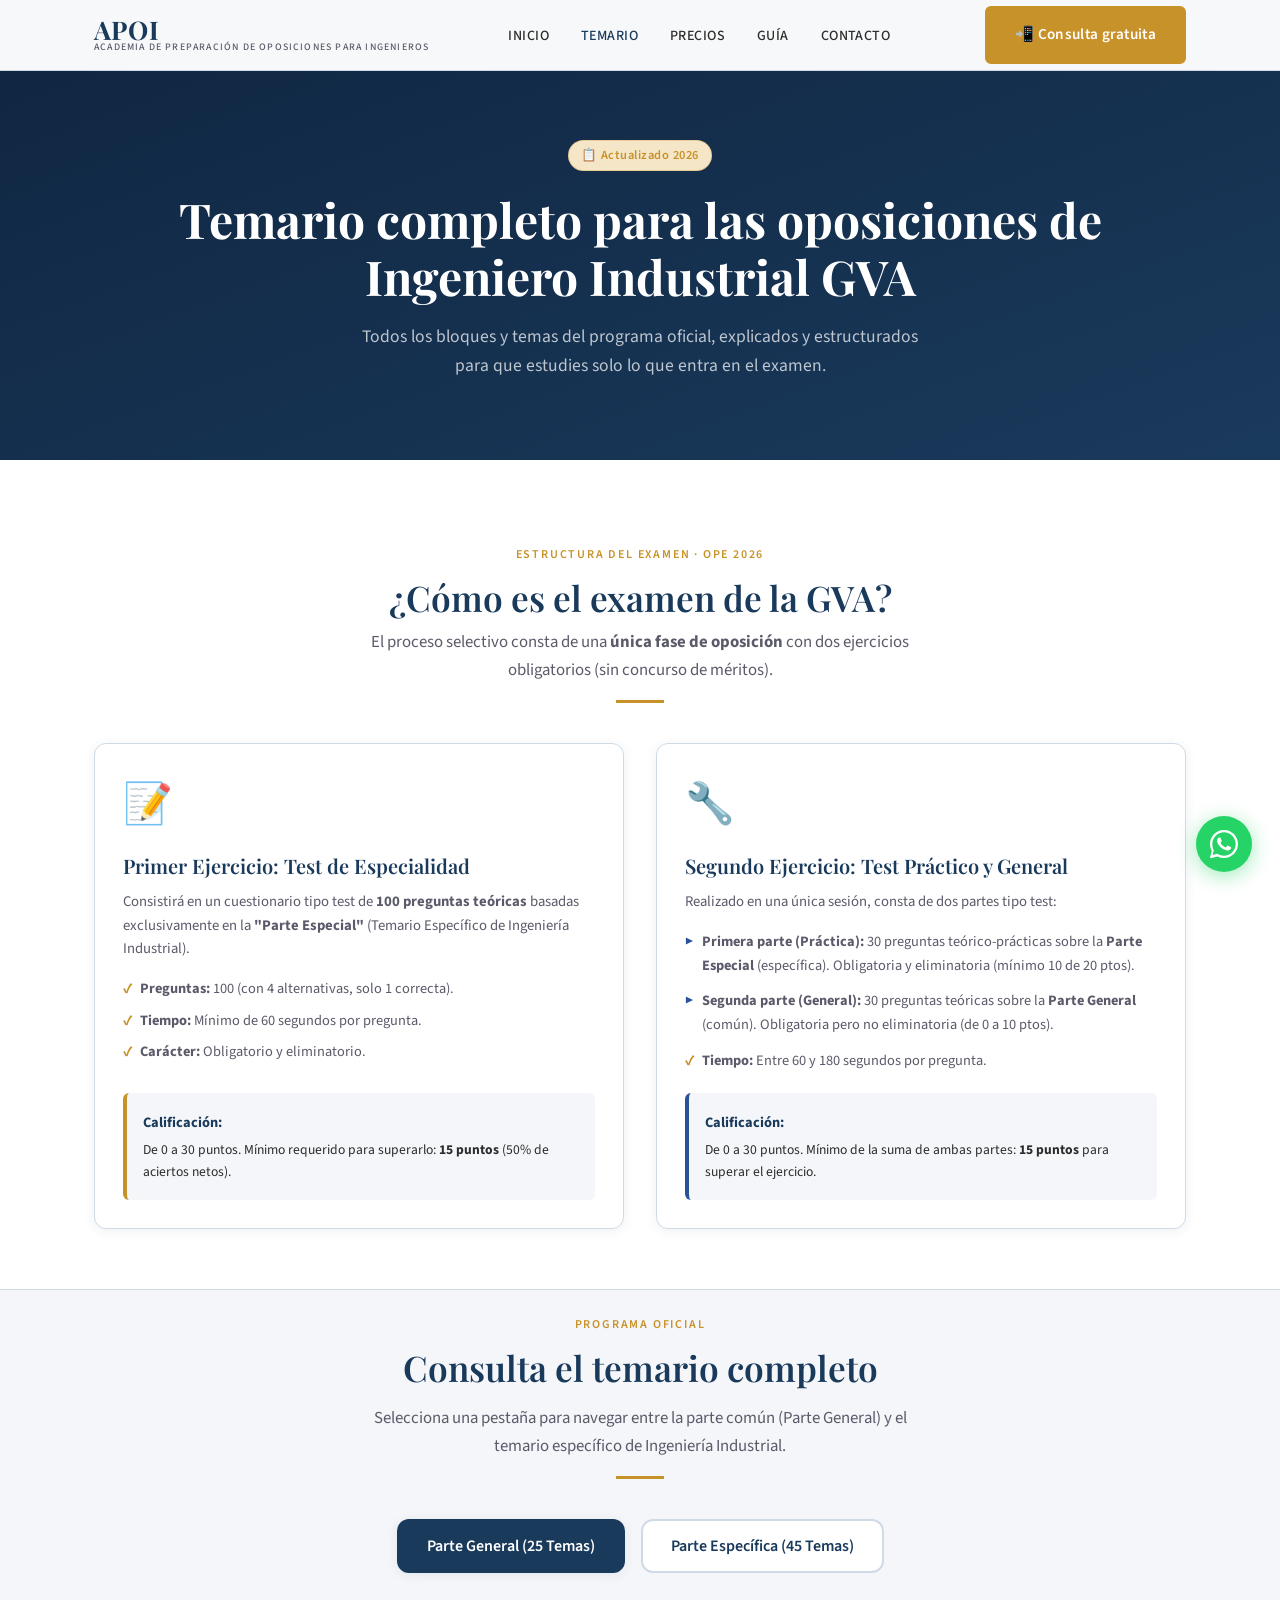
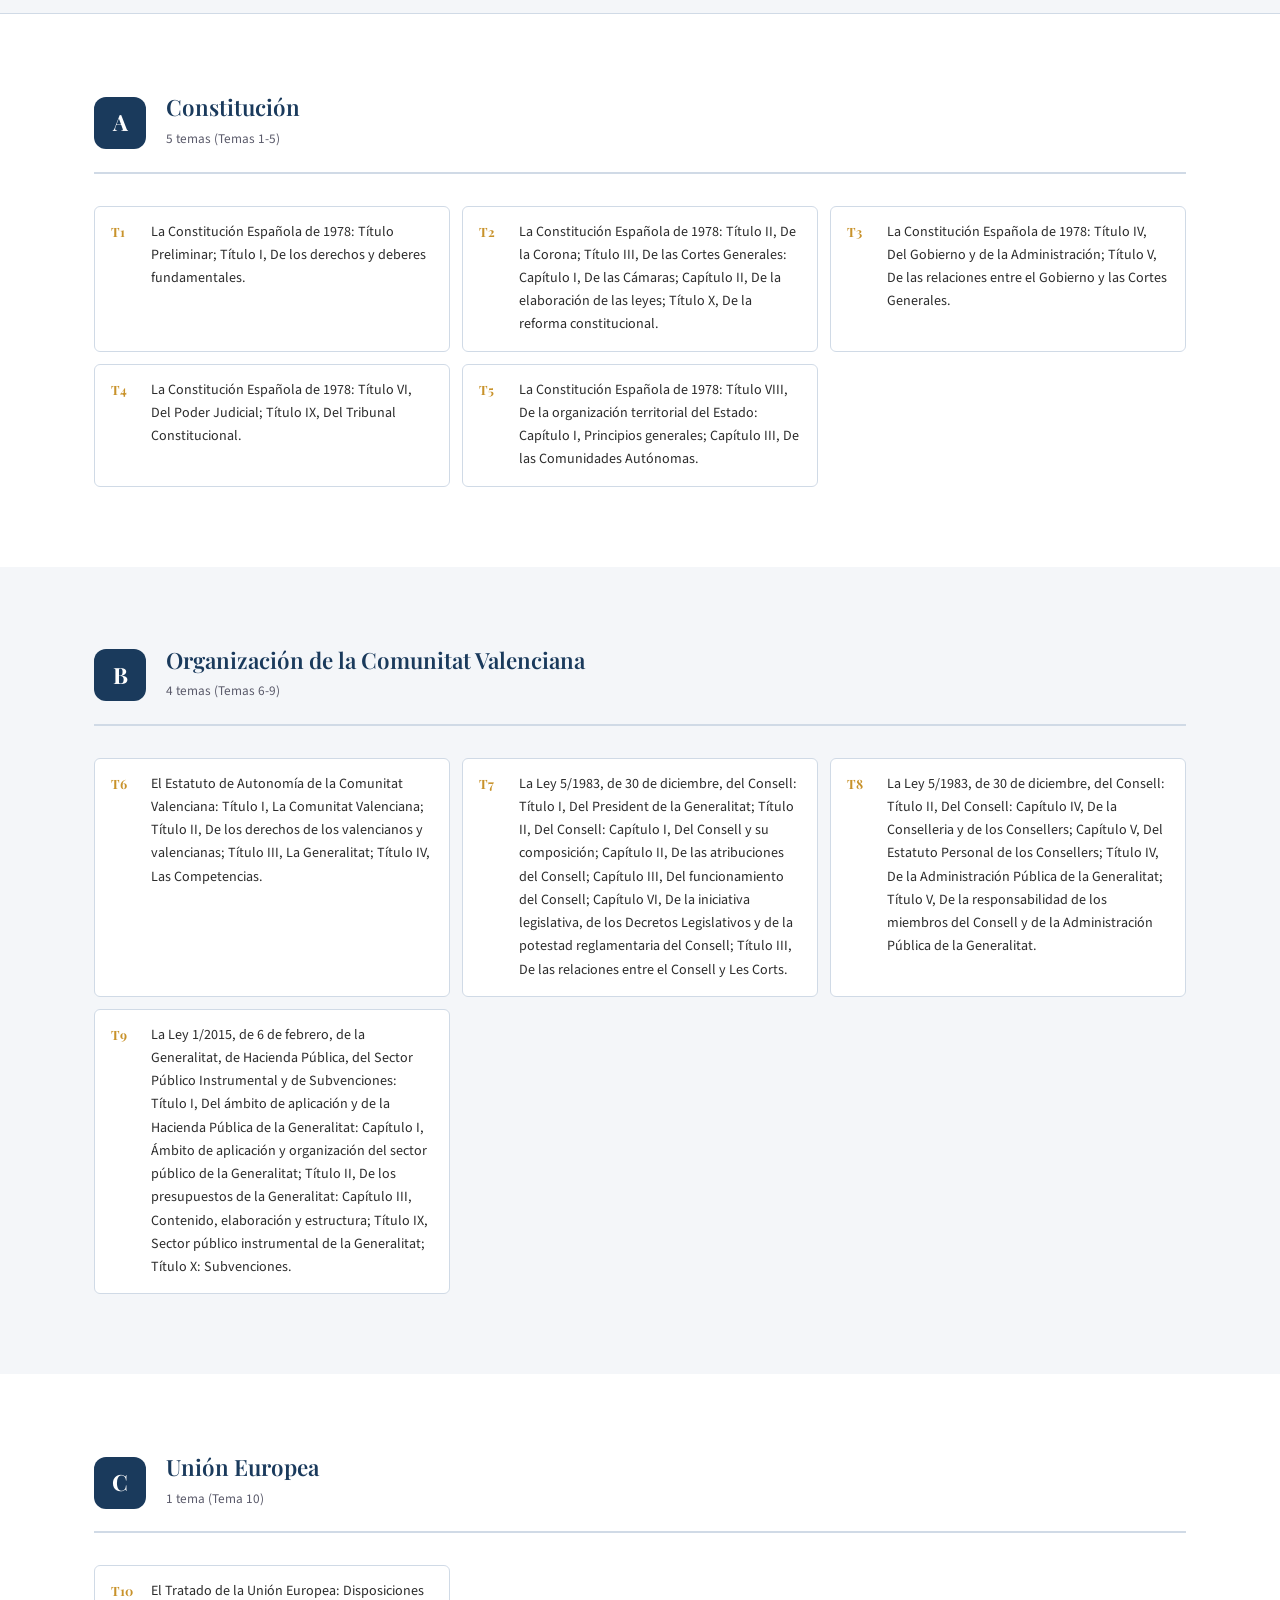
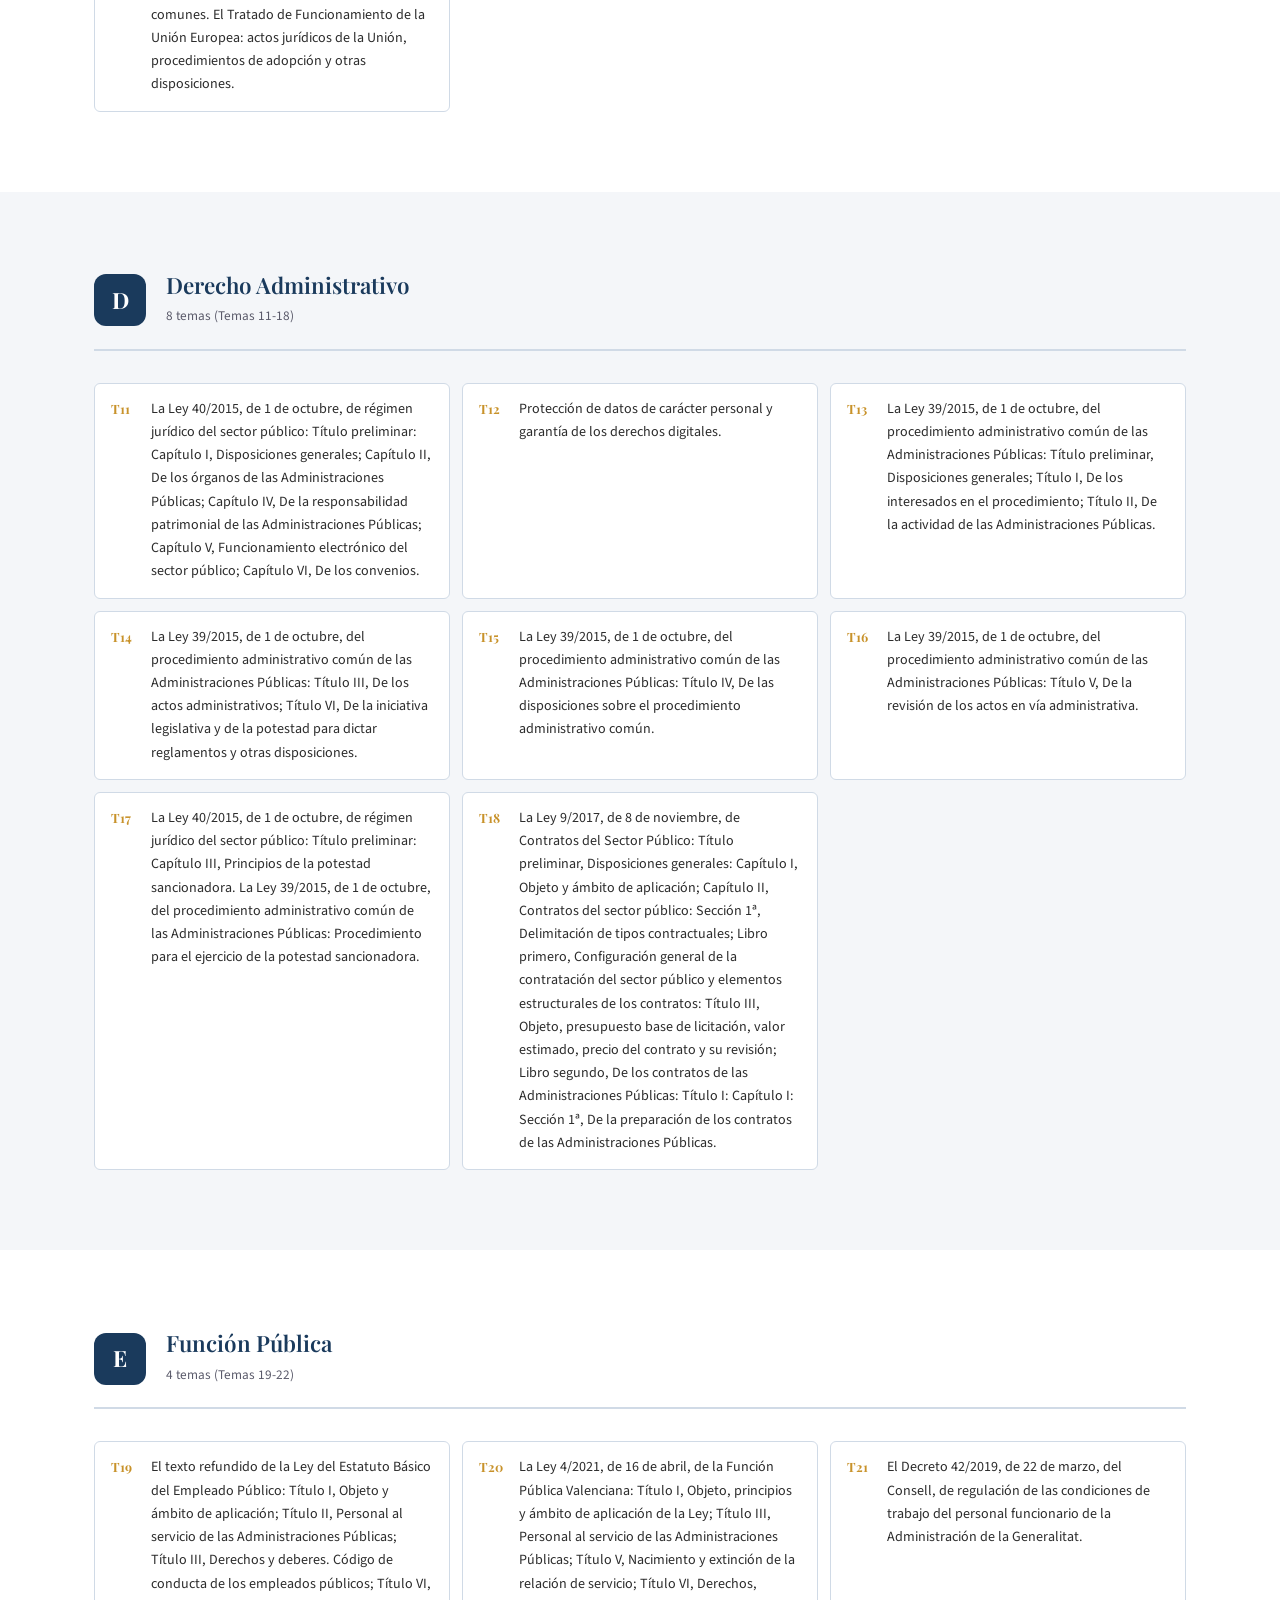
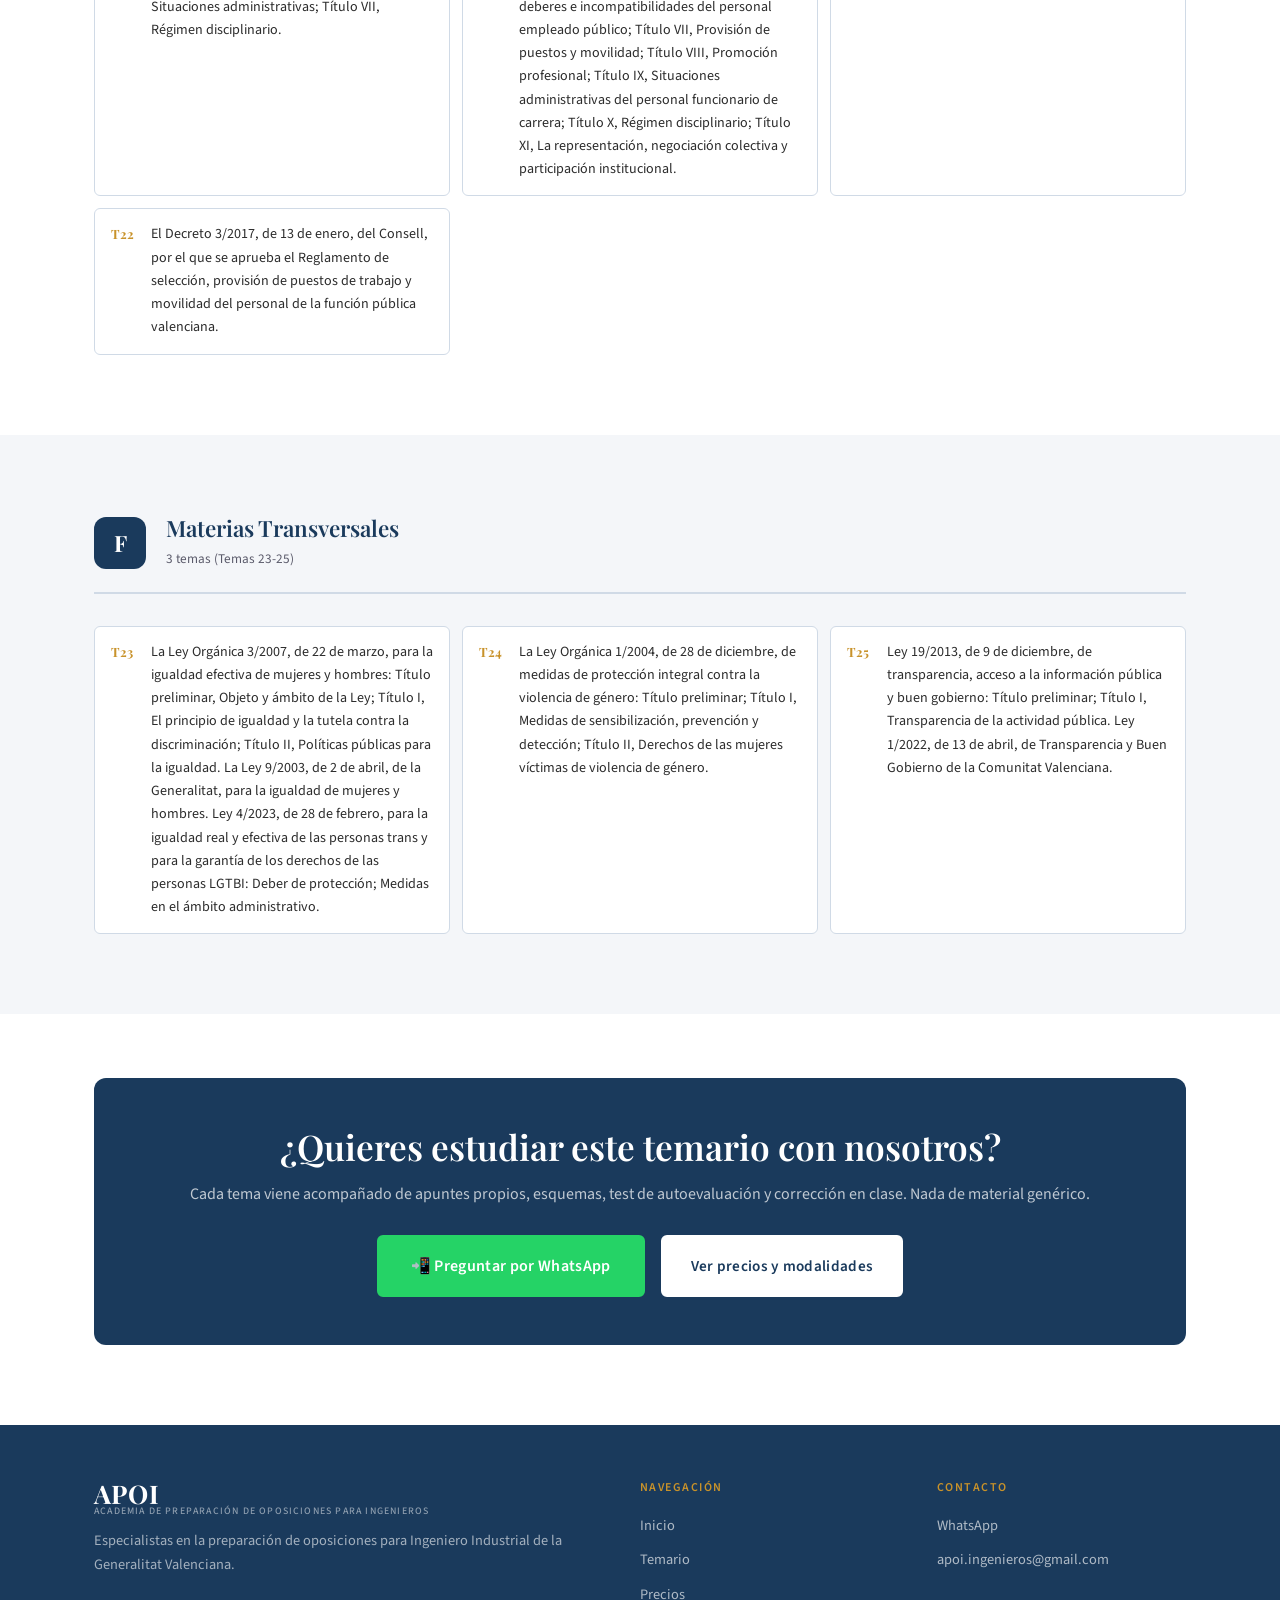
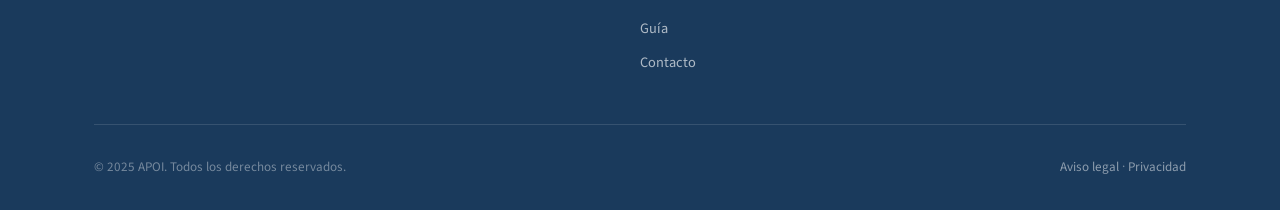
<file: temario.html>
<!DOCTYPE html>
<html lang="es">

<head>
  <meta charset="UTF-8">
  <meta name="viewport" content="width=device-width, initial-scale=1.0">
  <title>Temario Oposiciones Ingeniero Industrial GVA — APOI</title>
  <meta name="description"
    content="Temario completo y actualizado para las oposiciones de Ingeniero Industrial de la Generalitat Valenciana. Bloques, temas y estructura del examen.">
  <link rel="canonical" href="https://apoi-web.pages.dev/temario.html">
  <link rel="stylesheet" href="css/styles.css">
  <style>
    .animar {
      opacity: 0;
      transform: translateY(20px);
      transition: opacity 0.5s ease, transform 0.5s ease;
    }

    .animar.visible {
      opacity: 1;
      transform: none;
    }

    .page-hero {
      background: linear-gradient(160deg, #0f2540 0%, #1a3a5c 100%);
      padding: 140px 0 80px;
      text-align: center;
    }

    .page-hero h1 {
      color: var(--blanco);
      margin-bottom: 16px;
    }

    .page-hero p {
      color: rgba(255, 255, 255, 0.72);
      font-size: 1.1rem;
      max-width: 580px;
      margin: 0 auto;
    }

    .temario-section {
      padding: 80px 0;
    }

    .temario-section:nth-child(even) {
      background: var(--gris-claro);
    }

    .bloque-header {
      display: flex;
      align-items: center;
      gap: 20px;
      margin-bottom: 32px;
      padding-bottom: 20px;
      border-bottom: 2px solid var(--borde);
    }

    .bloque-num {
      width: 52px;
      height: 52px;
      background: var(--azul-marino);
      color: var(--blanco);
      border-radius: 12px;
      display: flex;
      align-items: center;
      justify-content: center;
      font-family: var(--font-display);
      font-size: 1.4rem;
      font-weight: 700;
      flex-shrink: 0;
    }

    .bloque-header h2 {
      margin-bottom: 4px;
      font-size: 1.4rem;
    }

    .bloque-header span {
      font-size: 0.83rem;
      color: var(--gris-medio);
    }

    .temas-grid {
      display: grid;
      grid-template-columns: repeat(auto-fill, minmax(300px, 1fr));
      gap: 12px;
    }

    .tema-item {
      display: flex;
      align-items: flex-start;
      gap: 12px;
      background: var(--blanco);
      border: 1px solid var(--borde);
      border-radius: var(--radio);
      padding: 14px 16px;
      font-size: 0.88rem;
      color: var(--gris-oscuro);
      transition: var(--transicion);
    }

    .tema-item:hover {
      border-color: var(--azul-medio);
      box-shadow: var(--sombra-suave);
    }

    .tema-num {
      font-family: var(--font-display);
      font-weight: 700;
      color: var(--dorado);
      font-size: 0.8rem;
      min-width: 28px;
    }

    .examen-info {
      display: grid;
      grid-template-columns: repeat(3, 1fr);
      gap: 24px;
      margin-bottom: 64px;
    }

    .examen-card {
      background: var(--blanco);
      border: 1px solid var(--borde);
      border-radius: var(--radio-lg);
      padding: 28px;
      text-align: center;
      box-shadow: var(--sombra-suave);
    }

    .examen-card-icono {
      font-size: 2rem;
      margin-bottom: 12px;
    }

    .examen-card h3 {
      font-size: 1rem;
      margin-bottom: 8px;
    }

    .examen-card p {
      font-size: 0.88rem;
    }

    .cta-bloque {
      background: var(--azul-marino);
      border-radius: var(--radio-lg);
      padding: 48px;
      text-align: center;
      margin-top: 64px;
    }

    .cta-bloque h2 {
      color: var(--blanco);
      margin-bottom: 12px;
    }

    .cta-bloque p {
      color: rgba(255, 255, 255, 0.72);
      margin-bottom: 28px;
    }

    /* Tabs Layout */
    .temario-tabs {
      display: flex;
      justify-content: center;
      gap: 16px;
      margin: 40px auto 20px;
      flex-wrap: wrap;
      max-width: var(--max-w);
      padding: 0 24px;
    }

    .tab-btn {
      background: var(--blanco);
      border: 2px solid var(--borde);
      color: var(--azul-marino);
      padding: 14px 28px;
      border-radius: var(--radio-lg);
      font-family: var(--font-body);
      font-size: 1rem;
      font-weight: 600;
      cursor: pointer;
      transition: var(--transicion);
    }

    .tab-btn:hover {
      border-color: var(--azul-medio);
      color: var(--azul-medio);
      transform: translateY(-2px);
    }

    .tab-btn.activo {
      background: var(--azul-marino);
      border-color: var(--azul-marino);
      color: var(--blanco);
      box-shadow: var(--sombra-suave);
    }

    .tab-content {
      display: none;
    }

    .tab-content.activo {
      display: block;
      animation: fadeIn 0.4s ease forwards;
    }

    @keyframes fadeIn {
      from {
        opacity: 0;
        transform: translateY(15px);
      }

      to {
        opacity: 1;
        transform: translateY(0);
      }
    }

    @media (max-width: 700px) {
      .examen-info {
        grid-template-columns: 1fr;
      }

      .temas-grid {
        grid-template-columns: 1fr;
      }

      .temario-tabs {
        gap: 10px;
      }

      .tab-btn {
        width: 100%;
        text-align: center;
      }
    }
  </style>
</head>

<body>

  <nav id="navbar">
    <div class="container">
      <div class="nav-inner">
        <a href="index.html" class="logo">
          <span class="logo-siglas">APOI</span>
          <span class="logo-texto">Academia de Preparación de Oposiciones para Ingenieros</span>
        </a>
        <ul class="nav-links">
          <li><a href="index.html">Inicio</a></li>
          <li><a href="temario.html" class="activo">Temario</a></li>
          <li><a href="precios.html">Precios</a></li>
          <li><a href="guia-oposiciones-ingeniero-industrial-gva.html">Guía</a></li>
          <li><a href="contacto.html">Contacto</a></li>
        </ul>
        <a href="https://wa.me/34633600849?text=Hola,%20me%20gustar%C3%ADa%20obtener%20información%20sobre%20la%20preparación%20de%20oposiciones"
          class="btn btn-primario nav-cta" target="_blank" rel="noopener">
          📲 Consulta gratuita
        </a>
        <button class="hamburger" aria-label="Abrir menú"><span></span><span></span><span></span></button>
      </div>
      <div class="nav-mobile">
        <a href="index.html">Inicio</a>
        <a href="temario.html">Temario</a>
        <a href="precios.html">Precios</a>
        <a href="guia-oposiciones-ingeniero-industrial-gva.html">Guía completa</a>
        <a href="contacto.html">Contacto</a>
      </div>
    </div>
  </nav>

  <header class="page-hero">
    <div class="container">
      <span class="badge" style="margin-bottom:20px;">📋 Actualizado 2026</span>
      <h1>Temario completo para las oposiciones de<br>Ingeniero Industrial GVA</h1>
      <p>Todos los bloques y temas del programa oficial, explicados y estructurados para que estudies solo lo que entra
        en el examen.</p>
    </div>
  </header>

  <main>
    <section class="temario-section" style="padding-bottom: 20px;">
      <div class="container">
        <div class="seccion-header" style="margin-bottom:40px;">
          <span class="etiqueta">Estructura del examen · OPE 2026</span>
          <h2>¿Cómo es el examen de la GVA?</h2>
          <p style="font-size: 1.05rem; margin-top: 10px;">El proceso selectivo consta de una <strong>única fase de
              oposición</strong> con dos ejercicios obligatorios (sin concurso de méritos).</p>
          <span class="linea-dorada"></span>
        </div>

        <div class="examen-info"
          style="display: grid; grid-template-columns: repeat(auto-fit, minmax(320px, 1fr)); gap: 32px; margin-bottom: 40px;">
          <!-- Card 1er Ejercicio -->
          <div class="examen-card animar"
            style="text-align: left; display: flex; flex-direction: column; justify-content: space-between;">
            <div>
              <div class="examen-card-icono" style="font-size: 2.5rem; margin-bottom: 16px; text-align: left;">📝</div>
              <h3
                style="font-size: 1.25rem; margin-bottom: 12px; color: var(--azul-marino); font-family: var(--font-display); font-weight: 600;">
                Primer Ejercicio: Test de Especialidad</h3>
              <p style="margin-bottom: 16px; line-height: 1.6; color: var(--gris-medio); font-size: 0.92rem;">Consistirá
                en un cuestionario tipo test de <strong>100 preguntas teóricas</strong> basadas exclusivamente en la
                <strong>"Parte Especial"</strong> (Temario Específico de Ingeniería Industrial).
              </p>
              <ul
                style="list-style: none; padding: 0; margin-bottom: 20px; font-size: 0.9rem; color: var(--gris-medio);">
                <li style="margin-bottom: 8px; display: flex; gap: 8px; align-items: flex-start;">
                  <span style="color: var(--dorado);">✔</span> <span><strong>Preguntas:</strong> 100 (con 4
                    alternativas, solo 1 correcta).</span>
                </li>
                <li style="margin-bottom: 8px; display: flex; gap: 8px; align-items: flex-start;">
                  <span style="color: var(--dorado);">✔</span> <span><strong>Tiempo:</strong> Mínimo de 60 segundos por
                    pregunta.</span>
                </li>
                <li style="margin-bottom: 8px; display: flex; gap: 8px; align-items: flex-start;">
                  <span style="color: var(--dorado);">✔</span> <span><strong>Carácter:</strong> Obligatorio y
                    eliminatorio.</span>
                </li>
              </ul>
            </div>
            <div
              style="background: var(--gris-claro); padding: 16px; border-radius: var(--radio); border-left: 4px solid var(--dorado); margin-top: auto;">
              <strong style="color: var(--azul-marino); font-size: 0.9rem;">Calificación:</strong>
              <p style="font-size: 0.85rem; margin-top: 4px; color: var(--gris-oscuro);">De 0 a 30 puntos. Mínimo
                requerido para superarlo: <strong>15 puntos</strong> (50% de aciertos netos).</p>
            </div>
          </div>

          <!-- Card 2º Ejercicio -->
          <div class="examen-card animar"
            style="text-align: left; display: flex; flex-direction: column; justify-content: space-between;">
            <div>
              <div class="examen-card-icono" style="font-size: 2.5rem; margin-bottom: 16px; text-align: left;">🔧</div>
              <h3
                style="font-size: 1.25rem; margin-bottom: 12px; color: var(--azul-marino); font-family: var(--font-display); font-weight: 600;">
                Segundo Ejercicio: Test Práctico y General</h3>
              <p style="margin-bottom: 16px; line-height: 1.6; color: var(--gris-medio); font-size: 0.92rem;">Realizado
                en una única sesión, consta de dos partes tipo test:</p>
              <ul
                style="list-style: none; padding: 0; margin-bottom: 20px; font-size: 0.9rem; color: var(--gris-medio);">
                <li style="margin-bottom: 12px; display: flex; gap: 8px; align-items: flex-start;">
                  <span style="color: var(--azul-medio);">▶</span>
                  <div>
                    <strong>Primera parte (Práctica):</strong> 30 preguntas teórico-prácticas sobre la <strong>Parte
                      Especial</strong> (específica). Obligatoria y eliminatoria (mínimo 10 de 20 ptos).
                  </div>
                </li>
                <li style="margin-bottom: 12px; display: flex; gap: 8px; align-items: flex-start;">
                  <span style="color: var(--azul-medio);">▶</span>
                  <div>
                    <strong>Segunda parte (General):</strong> 30 preguntas teóricas sobre la <strong>Parte
                      General</strong> (común). Obligatoria pero no eliminatoria (de 0 a 10 ptos).
                  </div>
                </li>
                <li style="margin-bottom: 8px; display: flex; gap: 8px; align-items: flex-start;">
                  <span style="color: var(--dorado);">✔</span> <span><strong>Tiempo:</strong> Entre 60 y 180 segundos
                    por pregunta.</span>
                </li>
              </ul>
            </div>
            <div
              style="background: var(--gris-claro); padding: 16px; border-radius: var(--radio); border-left: 4px solid var(--azul-medio); margin-top: auto;">
              <strong style="color: var(--azul-marino); font-size: 0.9rem;">Calificación:</strong>
              <p style="font-size: 0.85rem; margin-top: 4px; color: var(--gris-oscuro);">De 0 a 30 puntos. Mínimo de la
                suma de ambas partes: <strong>15 puntos</strong> para superar el ejercicio.</p>
            </div>
          </div>
        </div>
      </div>
    </section>

    <!-- Selector de Pestañas -->
    <section class="temario-section"
      style="padding-top: 20px; padding-bottom: 20px; background: var(--gris-claro); border-top: 1px solid var(--borde); border-bottom: 1px solid var(--borde);">
      <div class="container">
        <div class="seccion-header" style="margin-bottom: 24px;">
          <span class="etiqueta">Programa Oficial</span>
          <h2>Consulta el temario completo</h2>
          <p>Selecciona una pestaña para navegar entre la parte común (Parte General) y el temario específico de
            Ingeniería Industrial.</p>
          <span class="linea-dorada"></span>
        </div>
        <div class="temario-tabs animar">
          <button class="tab-btn activo" onclick="switchTab(event, 'general')">Parte General (25 Temas)</button>
          <button class="tab-btn" onclick="switchTab(event, 'especifico')">Parte Específica (45 Temas)</button>
        </div>
      </div>
    </section>

    <!-- PESTAÑA: PARTE GENERAL -->
    <div id="general" class="tab-content activo">
      <!-- BLOQUE A -->
      <section class="temario-section">
        <div class="container">
          <div class="bloque-header animar">
            <div class="bloque-num">A</div>
            <div>
              <h2>Constitución</h2>
              <span>5 temas (Temas 1-5)</span>
            </div>
          </div>
          <div class="temas-grid">
            <div class="tema-item">
              <span class="tema-num">T1</span>
              <div>La Constitución Española de 1978: Título Preliminar; Título I, De los derechos y deberes
                fundamentales.</div>
            </div>
            <div class="tema-item">
              <span class="tema-num">T2</span>
              <div>La Constitución Española de 1978: Título II, De la Corona; Título III, De las Cortes Generales:
                Capítulo I, De las Cámaras; Capítulo II, De la elaboración de las leyes; Título X, De la reforma
                constitucional.</div>
            </div>
            <div class="tema-item">
              <span class="tema-num">T3</span>
              <div>La Constitución Española de 1978: Título IV, Del Gobierno y de la Administración; Título V, De las
                relaciones entre el Gobierno y las Cortes Generales.</div>
            </div>
            <div class="tema-item">
              <span class="tema-num">T4</span>
              <div>La Constitución Española de 1978: Título VI, Del Poder Judicial; Título IX, Del Tribunal
                Constitucional.</div>
            </div>
            <div class="tema-item">
              <span class="tema-num">T5</span>
              <div>La Constitución Española de 1978: Título VIII, De la organización territorial del Estado: Capítulo I,
                Principios generales; Capítulo III, De las Comunidades Autónomas.</div>
            </div>
          </div>
        </div>
      </section>

      <!-- BLOQUE B -->
      <section class="temario-section">
        <div class="container">
          <div class="bloque-header animar">
            <div class="bloque-num">B</div>
            <div>
              <h2>Organización de la Comunitat Valenciana</h2>
              <span>4 temas (Temas 6-9)</span>
            </div>
          </div>
          <div class="temas-grid">
            <div class="tema-item">
              <span class="tema-num">T6</span>
              <div>El Estatuto de Autonomía de la Comunitat Valenciana: Título I, La Comunitat Valenciana; Título II, De
                los derechos de los valencianos y valencianas; Título III, La Generalitat; Título IV, Las Competencias.
              </div>
            </div>
            <div class="tema-item">
              <span class="tema-num">T7</span>
              <div>La Ley 5/1983, de 30 de diciembre, del Consell: Título I, Del President de la Generalitat; Título II,
                Del Consell: Capítulo I, Del Consell y su composición; Capítulo II, De las atribuciones del Consell;
                Capítulo III, Del funcionamiento del Consell; Capítulo VI, De la iniciativa legislativa, de los Decretos
                Legislativos y de la potestad reglamentaria del Consell; Título III, De las relaciones entre el Consell
                y Les Corts.</div>
            </div>
            <div class="tema-item">
              <span class="tema-num">T8</span>
              <div>La Ley 5/1983, de 30 de diciembre, del Consell: Título II, Del Consell: Capítulo IV, De la
                Conselleria y de los Consellers; Capítulo V, Del Estatuto Personal de los Consellers; Título IV, De la
                Administración Pública de la Generalitat; Título V, De la responsabilidad de los miembros del Consell y
                de la Administración Pública de la Generalitat.</div>
            </div>
            <div class="tema-item">
              <span class="tema-num">T9</span>
              <div>La Ley 1/2015, de 6 de febrero, de la Generalitat, de Hacienda Pública, del Sector Público
                Instrumental y de Subvenciones: Título I, Del ámbito de aplicación y de la Hacienda Pública de la
                Generalitat: Capítulo I, Ámbito de aplicación y organización del sector público de la Generalitat;
                Título II, De los presupuestos de la Generalitat: Capítulo III, Contenido, elaboración y estructura;
                Título IX, Sector público instrumental de la Generalitat; Título X: Subvenciones.</div>
            </div>
          </div>
        </div>
      </section>

      <!-- BLOQUE C -->
      <section class="temario-section">
        <div class="container">
          <div class="bloque-header animar">
            <div class="bloque-num">C</div>
            <div>
              <h2>Unión Europea</h2>
              <span>1 tema (Tema 10)</span>
            </div>
          </div>
          <div class="temas-grid">
            <div class="tema-item">
              <span class="tema-num">T10</span>
              <div>El Tratado de la Unión Europea: Disposiciones comunes. El Tratado de Funcionamiento de la Unión
                Europea: actos jurídicos de la Unión, procedimientos de adopción y otras disposiciones.</div>
            </div>
          </div>
        </div>
      </section>

      <!-- BLOQUE D -->
      <section class="temario-section">
        <div class="container">
          <div class="bloque-header animar">
            <div class="bloque-num">D</div>
            <div>
              <h2>Derecho Administrativo</h2>
              <span>8 temas (Temas 11-18)</span>
            </div>
          </div>
          <div class="temas-grid">
            <div class="tema-item">
              <span class="tema-num">T11</span>
              <div>La Ley 40/2015, de 1 de octubre, de régimen jurídico del sector público: Título preliminar: Capítulo
                I, Disposiciones generales; Capítulo II, De los órganos de las Administraciones Públicas; Capítulo IV,
                De la responsabilidad patrimonial de las Administraciones Públicas; Capítulo V, Funcionamiento
                electrónico del sector público; Capítulo VI, De los convenios.</div>
            </div>
            <div class="tema-item">
              <span class="tema-num">T12</span>
              <div>Protección de datos de carácter personal y garantía de los derechos digitales.</div>
            </div>
            <div class="tema-item">
              <span class="tema-num">T13</span>
              <div>La Ley 39/2015, de 1 de octubre, del procedimiento administrativo común de las Administraciones
                Públicas: Título preliminar, Disposiciones generales; Título I, De los interesados en el procedimiento;
                Título II, De la actividad de las Administraciones Públicas.</div>
            </div>
            <div class="tema-item">
              <span class="tema-num">T14</span>
              <div>La Ley 39/2015, de 1 de octubre, del procedimiento administrativo común de las Administraciones
                Públicas: Título III, De los actos administrativos; Título VI, De la iniciativa legislativa y de la
                potestad para dictar reglamentos y otras disposiciones.</div>
            </div>
            <div class="tema-item">
              <span class="tema-num">T15</span>
              <div>La Ley 39/2015, de 1 de octubre, del procedimiento administrativo común de las Administraciones
                Públicas: Título IV, De las disposiciones sobre el procedimiento administrativo común.</div>
            </div>
            <div class="tema-item">
              <span class="tema-num">T16</span>
              <div>La Ley 39/2015, de 1 de octubre, del procedimiento administrativo común de las Administraciones
                Públicas: Título V, De la revisión de los actos en vía administrativa.</div>
            </div>
            <div class="tema-item">
              <span class="tema-num">T17</span>
              <div>La Ley 40/2015, de 1 de octubre, de régimen jurídico del sector público: Título preliminar: Capítulo
                III, Principios de la potestad sancionadora. La Ley 39/2015, de 1 de octubre, del procedimiento
                administrativo común de las Administraciones Públicas: Procedimiento para el ejercicio de la potestad
                sancionadora.</div>
            </div>
            <div class="tema-item">
              <span class="tema-num">T18</span>
              <div>La Ley 9/2017, de 8 de noviembre, de Contratos del Sector Público: Título preliminar, Disposiciones
                generales: Capítulo I, Objeto y ámbito de aplicación; Capítulo II, Contratos del sector público: Sección
                1ª, Delimitación de tipos contractuales; Libro primero, Configuración general de la contratación del
                sector público y elementos estructurales de los contratos: Título III, Objeto, presupuesto base de
                licitación, valor estimado, precio del contrato y su revisión; Libro segundo, De los contratos de las
                Administraciones Públicas: Título I: Capítulo I: Sección 1ª, De la preparación de los contratos de las
                Administraciones Públicas.</div>
            </div>
          </div>
        </div>
      </section>

      <!-- BLOQUE E -->
      <section class="temario-section">
        <div class="container">
          <div class="bloque-header animar">
            <div class="bloque-num">E</div>
            <div>
              <h2>Función Pública</h2>
              <span>4 temas (Temas 19-22)</span>
            </div>
          </div>
          <div class="temas-grid">
            <div class="tema-item">
              <span class="tema-num">T19</span>
              <div>El texto refundido de la Ley del Estatuto Básico del Empleado Público: Título I, Objeto y ámbito de
                aplicación; Título II, Personal al servicio de las Administraciones Públicas; Título III, Derechos y
                deberes. Código de conducta de los empleados públicos; Título VI, Situaciones administrativas; Título
                VII, Régimen disciplinario.</div>
            </div>
            <div class="tema-item">
              <span class="tema-num">T20</span>
              <div>La Ley 4/2021, de 16 de abril, de la Función Pública Valenciana: Título I, Objeto, principios y
                ámbito de aplicación de la Ley; Título III, Personal al servicio de las Administraciones Públicas;
                Título V, Nacimiento y extinción de la relación de servicio; Título VI, Derechos, deberes e
                incompatibilidades del personal empleado público; Título VII, Provisión de puestos y movilidad; Título
                VIII, Promoción profesional; Título IX, Situaciones administrativas del personal funcionario de carrera;
                Título X, Régimen disciplinario; Título XI, La representación, negociación colectiva y participación
                institucional.</div>
            </div>
            <div class="tema-item">
              <span class="tema-num">T21</span>
              <div>El Decreto 42/2019, de 22 de marzo, del Consell, de regulación de las condiciones de trabajo del
                personal funcionario de la Administración de la Generalitat.</div>
            </div>
            <div class="tema-item">
              <span class="tema-num">T22</span>
              <div>El Decreto 3/2017, de 13 de enero, del Consell, por el que se aprueba el Reglamento de selección,
                provisión de puestos de trabajo y movilidad del personal de la función pública valenciana.</div>
            </div>
          </div>
        </div>
      </section>

      <!-- BLOQUE F -->
      <section class="temario-section">
        <div class="container">
          <div class="bloque-header animar">
            <div class="bloque-num">F</div>
            <div>
              <h2>Materias Transversales</h2>
              <span>3 temas (Temas 23-25)</span>
            </div>
          </div>
          <div class="temas-grid">
            <div class="tema-item">
              <span class="tema-num">T23</span>
              <div>La Ley Orgánica 3/2007, de 22 de marzo, para la igualdad efectiva de mujeres y hombres: Título
                preliminar, Objeto y ámbito de la Ley; Título I, El principio de igualdad y la tutela contra la
                discriminación; Título II, Políticas públicas para la igualdad. La Ley 9/2003, de 2 de abril, de la
                Generalitat, para la igualdad de mujeres y hombres. Ley 4/2023, de 28 de febrero, para la igualdad real
                y efectiva de las personas trans y para la garantía de los derechos de las personas LGTBI: Deber de
                protección; Medidas en el ámbito administrativo.</div>
            </div>
            <div class="tema-item">
              <span class="tema-num">T24</span>
              <div>La Ley Orgánica 1/2004, de 28 de diciembre, de medidas de protección integral contra la violencia de
                género: Título preliminar; Título I, Medidas de sensibilización, prevención y detección; Título II,
                Derechos de las mujeres víctimas de violencia de género.</div>
            </div>
            <div class="tema-item">
              <span class="tema-num">T25</span>
              <div>Ley 19/2013, de 9 de diciembre, de transparencia, acceso a la información pública y buen gobierno:
                Título preliminar; Título I, Transparencia de la actividad pública. Ley 1/2022, de 13 de abril, de
                Transparencia y Buen Gobierno de la Comunitat Valenciana.</div>
            </div>
          </div>
        </div>
      </section>
    </div>

    <!-- PESTAÑA: PARTE ESPECÍFICA -->
    <div id="especifico" class="tab-content">
      <!-- BLOQUE E1 -->
      <section class="temario-section">
        <div class="container">
          <div class="bloque-header animar">
            <div class="bloque-num">I</div>
            <div>
              <h2>Seguridad, Calidad e Inspección Industrial</h2>
              <span>5 temas (Temas 1-5)</span>
            </div>
          </div>
          <div class="temas-grid">
            <div class="tema-item">
              <span class="tema-num">T1</span>
              <div>Ley de industria: El Registro integrado industrial. Infraestructura de calidad y seguridad
                industrial. Seguridad industrial. Calidad industrial. La Asociación Española de Normalización, UNE. La
                Entidad Nacional de Acreditación (ENAC). Control administrativo y vigilancia del mercado en aspectos de
                seguridad industrial. Régimen sancionador. Organismos de control en la Comunitat Valenciana. Consejo
                Valenciano de coordinación de la seguridad industrial.</div>
            </div>
            <div class="tema-item">
              <span class="tema-num">T2</span>
              <div>La Directiva de servicios y su transposición. Régimen de acceso a las actividades industriales:
                normativa relativa al libre acceso de las actividades de servicios y su ejercicio. Normativa en materia
                de garantía de unidad de mercado. Normativa autonómica sobre el procedimiento para la puesta en
                funcionamiento de industrias e instalaciones industriales.</div>
            </div>
            <div class="tema-item">
              <span class="tema-num">T3</span>
              <div>Conformidad de la producción con relación a las directivas de nuevo enfoque. Planteamiento global.
                Responsabilidad por los daños causados por productos industriales. Control de los productos
                industriales. Organismos notificados. Vigilancia del mercado.</div>
            </div>
            <div class="tema-item">
              <span class="tema-num">T4</span>
              <div>Profesiones reguladas en los reglamentos de seguridad industrial. Obtención de carnés y
                habilitaciones profesionales. Normativa europea, estatal y autonómica para el reconocimiento de
                cualificaciones profesionales. Acreditación de certificados de competencia.</div>
            </div>
            <div class="tema-item">
              <span class="tema-num">T5</span>
              <div>Régimen de inspecciones, infracciones y sanciones en las leyes sectoriales industriales, energéticas
                y medioambientales: Especial referencia a las leyes de industria, sector eléctrico, sector de
                hidrocarburos, energía nuclear y evaluación ambiental.</div>
            </div>
          </div>
        </div>
      </section>

      <!-- BLOQUE E2 -->
      <section class="temario-section">
        <div class="container">
          <div class="bloque-header animar">
            <div class="bloque-num">II</div>
            <div>
              <h2>Instalaciones Térmicas, Gases y Productos Químicos</h2>
              <span>5 temas (Temas 6-10)</span>
            </div>
          </div>
          <div class="temas-grid">
            <div class="tema-item">
              <span class="tema-num">T6</span>
              <div>Normativa relativa a Instalaciones térmicas en los edificios.</div>
            </div>
            <div class="tema-item">
              <span class="tema-num">T7</span>
              <div>Normativa que regula la comercialización y manipulación de gases fluorados y equipos basados en los
                mismos, así como la certificación de los profesionales que los utilizan y por el que se establecen los
                requisitos técnicos para las instalaciones que desarrollen actividades que emitan gases fluorados.</div>
            </div>
            <div class="tema-item">
              <span class="tema-num">T8</span>
              <div>El reglamento de Instalaciones Petrolíferas. Instrucciones técnicas complementarias: “Instalaciones
                para suministro a vehículos”, “Instalaciones petrolíferas para uso propio”, “Instaladores o reparadores
                y empresas instaladoras o reparados de productos petrolíferos líquidos”, “Procedimiento para dejar fuera
                de servicio los tanques de almacenamiento de productos petrolíferos líquidos”.</div>
            </div>
            <div class="tema-item">
              <span class="tema-num">T9</span>
              <div>El reglamento técnico de distribución y utilización de combustibles gaseosos y sus instrucciones
                técnicas complementarias.</div>
            </div>
            <div class="tema-item">
              <span class="tema-num">T10</span>
              <div>El reglamento de almacenamiento de productos químicos e instrucciones técnicas complementarias. El
                reglamento sobre almacenamiento de fertilizantes a base de nitrato amónico con un contenido en nitrógeno
                igual o inferior al 28 por ciento de masa. Empresas de servicios relacionadas con la actividad.</div>
            </div>
          </div>
        </div>
      </section>

      <!-- BLOQUE E3 -->
      <section class="temario-section">
        <div class="container">
          <div class="bloque-header animar">
            <div class="bloque-num">III</div>
            <div>
              <h2>Accidentes Graves, Instalaciones Eléctricas y Equipos Mecánicos</h2>
              <span>8 temas (Temas 11-18)</span>
            </div>
          </div>
          <div class="temas-grid">
            <div class="tema-item">
              <span class="tema-num">T11</span>
              <div>Normativa estatal sobre medidas de control de los riesgos inherentes a los accidentes graves en los
                que intervengan sustancias peligrosas. Normativa autonómica por la que se regulan las actuaciones a
                desarrollar en la Comunitat Valenciana relacionadas con los riesgos inherentes a los accidentes graves
                en los que intervengan sustancias peligrosas. Coordinación con el resto de las autorizaciones y otras
                figuras de intervención administrativa en materia industrial.</div>
            </div>
            <div class="tema-item">
              <span class="tema-num">T12</span>
              <div>El reglamento sobre condiciones técnicas y garantías de seguridad de alta tensión (centrales
                eléctricas, subestaciones, centros de transformación) y sus Instrucciones Técnicas Complementarias.
                Normativa por la que se establecen medidas para la protección de la avifauna contra la colisión y la
                electrocución en líneas eléctricas de alta tensión.</div>
            </div>
            <div class="tema-item">
              <span class="tema-num">T13</span>
              <div>El reglamento electrotécnico para baja tensión y sus Instrucciones Técnicas Complementarias. Empresas
                de servicios relacionadas con la actividad.</div>
            </div>
            <div class="tema-item">
              <span class="tema-num">T14</span>
              <div>El reglamento e instrucciones técnicas sobre aparatos de elevación: ascensores, grúas torre y grúas
                móviles autopropulsadas. Empresas de servicios relacionadas con la actividad.</div>
            </div>
            <div class="tema-item">
              <span class="tema-num">T15</span>
              <div>Normativa europea sobre seguridad de máquinas. Disposiciones que las transponen al ordenamiento
                jurídico español por las que establecen las normas para la comercialización y puesta en servicio de las
                máquinas. Normativa por la que se establecen las disposiciones mínimas de seguridad y salud para la
                utilización por los trabajadores de los equipos de trabajo.</div>
            </div>
            <div class="tema-item">
              <span class="tema-num">T16</span>
              <div>El Reglamento y sus instrucciones técnicas de equipos a presión. Empresas de servicios relacionadas
                con la actividad.</div>
            </div>
            <div class="tema-item">
              <span class="tema-num">T17</span>
              <div>El Reglamento y sus instrucciones técnicas de las instalaciones frigoríficas. Empresas de servicios
                relacionadas con la actividad.</div>
            </div>
            <div class="tema-item">
              <span class="tema-num">T18</span>
              <div>Normativa sobre instalaciones de protección contra incendios. Normativa de seguridad contra incendios
                en establecimientos industriales. Empresas de servicios relacionadas con la actividad.</div>
            </div>
          </div>
        </div>
      </section>

      <!-- BLOQUE E4 -->
      <section class="temario-section">
        <div class="container">
          <div class="bloque-header animar">
            <div class="bloque-num">IV</div>
            <div>
              <h2>Homologación de Vehículos, ITV, Transporte y Metrología</h2>
              <span>5 temas (Temas 19-23)</span>
            </div>
          </div>
          <div class="temas-grid">
            <div class="tema-item">
              <span class="tema-num">T19</span>
              <div>Normativa nacional relativa a homologación de vehículos y sus componentes. Reformas de importancia de
                vehículos. Normativa básica sobre centros técnicos de tacógrafos y limitadores de velocidad. Talleres de
                reparación de vehículos automóviles. Normativa nacional relativa a vehículos históricos. Entidades de
                servicios relacionadas con la actividad.</div>
            </div>
            <div class="tema-item">
              <span class="tema-num">T20</span>
              <div>Normativa nacional y autonómica sobre la prestación de la inspección técnica de vehículos.
                Autorización y condiciones de funcionamiento de las estaciones de inspección técnica de vehículos. El
                procedimiento de inspección técnica de vehículos. Red de estaciones de ITV en la Comunitat Valenciana.
              </div>
            </div>
            <div class="tema-item">
              <span class="tema-num">T21</span>
              <div>Normativa internacional y nacional relativa al transporte de mercancías perecederas por carretera y
                al transporte de mercancías peligrosas por carretera. Normativa internacional y nacional relativa a
                seguridad en contenedores.</div>
            </div>
            <div class="tema-item">
              <span class="tema-num">T22</span>
              <div>Normativa nacional y autonómica relativa a metrología legal. El Control Metrológico del Estado.
                Registro de control metrológico. Distribución competencial. Régimen sancionador.</div>
            </div>
            <div class="tema-item">
              <span class="tema-num">T23</span>
              <div>Verificación periódica de instrumentos sujetos a metrología legal. Organismos autorizados de
                verificación metrológica. Condiciones de prestación del servicio de verificación periódica en la
                Comunitat Valenciana, autorización y control administrativo. Normativa relativa a objetos fabricados con
                metales preciosos y su control.</div>
            </div>
          </div>
        </div>
      </section>

      <!-- BLOQUE E5 -->
      <section class="temario-section">
        <div class="container">
          <div class="bloque-header animar">
            <div class="bloque-num">V</div>
            <div>
              <h2>Promoción y Política Industrial, Innovación y Ayudas</h2>
              <span>6 temas (Temas 24-29)</span>
            </div>
          </div>
          <div class="temas-grid">
            <div class="tema-item">
              <span class="tema-num">T24</span>
              <div>Política industrial de la Unión Europea. Estrategia industrial europea. Política de investigación,
                desarrollo tecnológico e innovación en la Unión Europea, España y la Comunitat Valenciana. Programa
                Horizonte Europa. Marco Legal.</div>
            </div>
            <div class="tema-item">
              <span class="tema-num">T25</span>
              <div>El Sistema Valenciano de Innovación: estructura e interrelaciones. Estrategia de Especialización
                Inteligente para la Investigación e Innovación en la Comunitat Valenciana. Estrategia de política
                industria España 2030. España Circular 2030.</div>
            </div>
            <div class="tema-item">
              <span class="tema-num">T26</span>
              <div>Estrategia de reindustrialización de la Comunitat Valenciana 2024-2028. Sectores industriales. Ejes
                industriales. Política de desarrollo de clústeres. REDIT, aliado estratégico para la mejora de la
                competitividad de los sectores productivos. Observatorio de la industria y de los sectores económicos
                valencianos.</div>
            </div>
            <div class="tema-item">
              <span class="tema-num">T27</span>
              <div>Subvenciones e incentivos en el ámbito de industria: Ayudas a pymes industriales. Ayudas para
                entidades gestoras de áreas industriales. Ayudas para asociaciones empresariales sectoriales. Ayudas
                para impulsar proyectos industriales estratégicos.</div>
            </div>
            <div class="tema-item">
              <span class="tema-num">T28</span>
              <div>Normativa sobre gestión, modernización y promoción de las áreas industriales de la Comunitat
                Valenciana. Entidades de gestión y modernización de las áreas industriales. Clasificación y mapa de las
                áreas industriales. Modernización y promoción exterior de las áreas industriales clasificadas. Registro
                autonómico de entidades de gestión y modernización de las áreas industriales. Clasificación de las áreas
                industriales y enclaves tecnológicos de la Comunitat Valenciana. Declaración de municipio industrial
                estratégico y de municipio logístico estratégico.</div>
            </div>
            <div class="tema-item">
              <span class="tema-num">T29</span>
              <div>El Instituto Valenciano de Competitividad Empresarial: marco normativo, funciones y objetivos.</div>
            </div>
          </div>
        </div>
      </section>

      <!-- BLOQUE E6 -->
      <section class="temario-section">
        <div class="container">
          <div class="bloque-header animar">
            <div class="bloque-num">VI</div>
            <div>
              <h2>Sector Eléctrico, Energías Renovables y Autoconsumo</h2>
              <span>6 temas (Temas 30-35)</span>
            </div>
          </div>
          <div class="temas-grid">
            <div class="tema-item">
              <span class="tema-num">T30</span>
              <div>El concepto de empresa, su objeto y contenido. Aspectos jurídicos básicos de la empresa. Formas
                jurídicas. La capacidad legal, técnica y económico-financiera de las empresas en los sectores
                energéticos e industriales en la regulación española. Los estados financieros de la empresa: Balance de
                situación, Cuenta de pérdidas y ganancias, Memoria, Estado de cambios en el patrimonio neto y Estado de
                flujos efectivos.</div>
            </div>
            <div class="tema-item">
              <span class="tema-num">T31</span>
              <div>La ley del sector eléctrico: Disposiciones generales, ordenación del suministro. Sostenibilidad
                económica y financiera del sistema eléctrico, producción de energía eléctrica y gestión económica y
                técnica del sistema eléctrico.</div>
            </div>
            <div class="tema-item">
              <span class="tema-num">T32</span>
              <div>La regulación de las actividades de producción de energía eléctrica a partir de energías renovables,
                cogeneración y residuos.</div>
            </div>
            <div class="tema-item">
              <span class="tema-num">T33</span>
              <div>La regulación del transporte y la distribución de energía eléctrica en la ley del sector eléctrico.
                La planificación de la red de transporte y de las de distribución. Acceso y conexión a las redes de
                transporte y distribución de energía eléctrica y su normativa de desarrollo. Peajes de acceso a las
                redes de transporte y distribución de energía eléctrica. Previsión de cargas. Derechos de extensión.
                Acometidas. Los conflictos de distribuidores de zona.</div>
            </div>
            <div class="tema-item">
              <span class="tema-num">T34</span>
              <div>La regulación de las condiciones administrativas, técnicas y económicas del autoconsumo de energía
                eléctrica. El almacenamiento de energía eléctrica: regulación y tecnologías. Las comunidades de energías
                renovables.</div>
            </div>
            <div class="tema-item">
              <span class="tema-num">T35</span>
              <div>El suministro a los usuarios y gestión de la demanda eléctrica y la calidad del suministro eléctrico
                en la ley del sector eléctrico y su desarrollo reglamentario. Resolución de reclamaciones y
                discrepancias en materia de facturación, calidad de servicio y derechos de extensión de redes y
                acometidas.</div>
            </div>
          </div>
        </div>
      </section>

      <!-- BLOQUE E7 -->
      <section class="temario-section">
        <div class="container">
          <div class="bloque-header animar">
            <div class="bloque-num">VII</div>
            <div>
              <h2>Planificación Energética, Eficiencia y Autorizaciones</h2>
              <span>6 temas (Temas 36-41)</span>
            </div>
          </div>
          <div class="temas-grid">
            <div class="tema-item">
              <span class="tema-num">T36</span>
              <div>Normativa sobre la autorización administrativa de instalaciones de generación, producción,
                autoconsumo, transporte, distribución, líneas directas, acometidas, infraestructuras de recarga de
                vehículos eléctricos e instalaciones privadas de energía eléctrica.</div>
            </div>
            <div class="tema-item">
              <span class="tema-num">T37</span>
              <div>La declaración de utilidad de pública y el procedimiento de expropiación aplicable a las citadas
                instalaciones. Coordinación con la normativa medioambiental y urbanística.</div>
            </div>
            <div class="tema-item">
              <span class="tema-num">T38</span>
              <div>Decreto Ley 14/2020, de 7 de agosto, del Consell, de medidas para acelerar la implantación de
                instalaciones para el aprovechamiento de las energías renovables por la emergencia climática y la
                necesidad de la urgente reactivación económica.</div>
            </div>
            <div class="tema-item">
              <span class="tema-num">T39</span>
              <div>Planificaciones y estrategias generales y sectoriales en materias energética y climática europea,
                nacional y autonómica en los horizontes 2030 y 2050. El Plan Eólico de la Comunitat Valenciana.</div>
            </div>
            <div class="tema-item">
              <span class="tema-num">T40</span>
              <div>Eficiencia energética: Real Decreto 36/2023, de 24 de enero, por el que se establece un sistema de
                Certificados de Ahorro Energético. Orden TED/815/2023, de 18 de julio, por la que se desarrolla
                parcialmente el Real Decreto 36/2023, de 24 de enero, por el que se establece un Sistema de Certificados
                de Ahorro Energético.</div>
            </div>
            <div class="tema-item">
              <span class="tema-num">T41</span>
              <div>Real Decreto 56/2016, de 12 de febrero, por el que se transpone la Directiva 2012/27/UE del
                Parlamento Europeo y del Consejo, de 25 de octubre de 2012, relativa a la eficiencia energética, en lo
                referente a auditorías energéticas, acreditación de proveedores de servicios y auditores energéticos y
                promoción de la eficiencia del suministro de energía.</div>
            </div>
          </div>
        </div>
      </section>

      <!-- BLOQUE E8 -->
      <section class="temario-section">
        <div class="container">
          <div class="bloque-header animar">
            <div class="bloque-num">VIII</div>
            <div>
              <h2>Hidrocarburos y Seguridad Nuclear/Radiológica</h2>
              <span>4 temas (Temas 42-45)</span>
            </div>
          </div>
          <div class="temas-grid">
            <div class="tema-item">
              <span class="tema-num">T42</span>
              <div>Ley 34/1998, de 7 de octubre, del sector de hidrocarburos.</div>
            </div>
            <div class="tema-item">
              <span class="tema-num">T43</span>
              <div>Real Decreto 1434/2002, de 27 de diciembre, por el que se regulan las actividades de transporte,
                distribución, comercialización, suministro y procedimientos de autorización de instalaciones de gas
                natural. Empresas de servicios relacionadas con la actividad.</div>
            </div>
            <div class="tema-item">
              <span class="tema-num">T44</span>
              <div>Real Decreto 1217/2024, de 3 de diciembre, por el que se aprueba el Reglamento sobre instalaciones
                nucleares y radiactivas, y otras actividades relacionadas con la exposición a las radiaciones ionizante.
                Distribución competencial. El Consejo de Seguridad Nuclear.</div>
            </div>
            <div class="tema-item">
              <span class="tema-num">T45</span>
              <div>Real Decreto 1085/2009, de 3 de julio, por el que se aprueba el Reglamento sobre instalación y
                utilización de aparatos de rayos X con fines de diagnóstico médico.</div>
            </div>
          </div>
        </div>
      </section>
    </div>

    <section class="temario-section" style="padding-top: 0;">
      <div class="container">
        <div class="cta-bloque animar">
          <h2>¿Quieres estudiar este temario con nosotros?</h2>
          <p>Cada tema viene acompañado de apuntes propios, esquemas, test de autoevaluación y corrección en clase. Nada
            de material genérico.</p>
          <div style="display:flex;gap:16px;justify-content:center;flex-wrap:wrap;">
            <a href="https://wa.me/34633600849?text=Hola,%20quiero%20información%20sobre%20la%20preparación%20del%20temario%20de%20ingeniero%20industrial%20GVA"
              class="btn btn-whatsapp" target="_blank" rel="noopener">📲 Preguntar por WhatsApp</a>
            <a href="precios.html" class="btn btn-blanco">Ver precios y modalidades</a>
          </div>
        </div>
      </div>
    </section>
  </main>

  <script>
    function switchTab(event, tabId) {
      document.querySelectorAll('.tab-content').forEach(el => el.classList.remove('activo'));
      const activeContent = document.getElementById(tabId);
      if (activeContent) activeContent.classList.add('activo');

      document.querySelectorAll('.tab-btn').forEach(btn => btn.classList.remove('activo'));
      if (event) event.currentTarget.classList.add('activo');

      // Smoothly ensure all items are animated when switching tabs
      const animarElements = activeContent.querySelectorAll('.animar');
      animarElements.forEach(el => el.classList.add('visible'));
    }
  </script>

  <footer role="contentinfo">
    <div class="container">
      <div class="footer-grid">
        <div>
          <a href="index.html" class="logo">
            <span class="logo-siglas">APOI</span>
            <span class="logo-texto">Academia de Preparación de Oposiciones para Ingenieros</span>
          </a>
          <p class="footer-desc">Especialistas en la preparación de oposiciones para Ingeniero Industrial de la
            Generalitat Valenciana.</p>
        </div>
        <div class="footer-col">
          <h4>Navegación</h4>
          <ul>
            <li><a href="index.html">Inicio</a></li>
            <li><a href="temario.html">Temario</a></li>
            <li><a href="precios.html">Precios</a></li>
            <li><a href="guia-oposiciones-ingeniero-industrial-gva.html">Guía</a></li>
            <li><a href="contacto.html">Contacto</a></li>
          </ul>
        </div>
        <div class="footer-col">
          <h4>Contacto</h4>
          <ul>
            <li><a href="https://wa.me/34633600849" target="_blank" rel="noopener">WhatsApp</a></li>
            <li><a href="mailto:apoi.ingenieros@gmail.com">apoi.ingenieros@gmail.com</a></li>
          </ul>
        </div>
      </div>
      <div class="footer-bottom">
        <span>© 2025 APOI. Todos los derechos reservados.</span>
        <span><a href="#">Aviso legal</a> · <a href="#">Privacidad</a></span>
      </div>
    </div>
  </footer>

  <a href="https://wa.me/34633600849?text=Hola,%20me%20gustar%C3%ADa%20obtener%20información%20sobre%20las%20oposiciones%20de%20ingeniero%20industrial%20GVA"
    class="whatsapp-flotante" target="_blank" rel="noopener" aria-label="Contactar por WhatsApp">
    <svg viewBox="0 0 24 24">
      <path
        d="M17.472 14.382c-.297-.149-1.758-.867-2.03-.967-.273-.099-.471-.148-.67.15-.197.297-.767.966-.94 1.164-.173.199-.347.223-.644.075-.297-.15-1.255-.463-2.39-1.475-.883-.788-1.48-1.761-1.653-2.059-.173-.297-.018-.458.13-.606.134-.133.298-.347.446-.52.149-.174.198-.298.298-.497.099-.198.05-.371-.025-.52-.075-.149-.669-1.612-.916-2.207-.242-.579-.487-.5-.669-.51-.173-.008-.371-.01-.57-.01-.198 0-.52.074-.792.372-.272.297-1.04 1.016-1.04 2.479 0 1.462 1.065 2.875 1.213 3.074.149.198 2.096 3.2 5.077 4.487.709.306 1.262.489 1.694.625.712.227 1.36.195 1.871.118.571-.085 1.758-.719 2.006-1.413.248-.694.248-1.289.173-1.413-.074-.124-.272-.198-.57-.347z" />
      <path
        d="M12 0C5.373 0 0 5.373 0 12c0 2.123.555 4.116 1.527 5.845L.057 23.547a.5.5 0 0 0 .609.637l5.886-1.545A11.945 11.945 0 0 0 12 24c6.627 0 12-5.373 12-12S18.627 0 12 0zm0 22c-1.967 0-3.81-.537-5.388-1.473l-.385-.228-3.993 1.048 1.015-3.895-.249-.397A9.96 9.96 0 0 1 2 12C2 6.477 6.477 2 12 2s10 4.477 10 10-4.477 10-10 10z" />
    </svg>
  </a>
  <script src="js/main.js"></script>
</body>

</html>
</file>
<file: css/styles.css>
/* ============================================================
   APOI — Academia de Preparación de Oposiciones para Ingenieros
   Estilos globales
   ============================================================ */

@import url('https://fonts.googleapis.com/css2?family=Playfair+Display:wght@400;600;700&family=Source+Sans+3:wght@300;400;500;600&display=swap');

:root {
  --azul-marino:    #1a3a5c;
  --azul-medio:     #2a5298;
  --azul-claro:     #dce8f7;
  --dorado:         #c8922a;
  --dorado-claro:   #f5e6c8;
  --gris-oscuro:    #2c2c2c;
  --gris-medio:     #5a5a6a;
  --gris-claro:     #f4f6f9;
  --blanco:         #ffffff;
  --borde:          #d0dae6;

  --font-display: 'Playfair Display', Georgia, serif;
  --font-body:    'Source Sans 3', 'Segoe UI', sans-serif;

  --sombra-suave:  0 2px 12px rgba(26,58,92,0.08);
  --sombra-media:  0 4px 24px rgba(26,58,92,0.14);
  --sombra-fuerte: 0 8px 40px rgba(26,58,92,0.20);

  --radio:    6px;
  --radio-lg: 12px;
  --max-w:    1140px;
  --transicion: all 0.25s ease;
}

*, *::before, *::after { box-sizing: border-box; margin: 0; padding: 0; }

html { scroll-behavior: smooth; font-size: 16px; }

body {
  font-family: var(--font-body);
  color: var(--gris-oscuro);
  background: var(--blanco);
  line-height: 1.65;
  -webkit-font-smoothing: antialiased;
}

/* ── Utilidades ─────────────────────────────────────── */
.container { max-width: var(--max-w); margin: 0 auto; padding: 0 24px; }
.sr-only { position: absolute; width: 1px; height: 1px; overflow: hidden; clip: rect(0,0,0,0); }

/* ── Tipografía ─────────────────────────────────────── */
h1, h2, h3, h4 {
  font-family: var(--font-display);
  color: var(--azul-marino);
  line-height: 1.2;
}
h1 { font-size: clamp(2rem, 4vw, 3rem); font-weight: 700; }
h2 { font-size: clamp(1.6rem, 3vw, 2.2rem); font-weight: 600; }
h3 { font-size: clamp(1.1rem, 2vw, 1.35rem); font-weight: 600; }
p  { color: var(--gris-medio); }
a  { color: var(--azul-medio); text-decoration: none; transition: var(--transicion); }
a:hover { color: var(--dorado); }

/* ── Botones ─────────────────────────────────────────── */
.btn {
  display: inline-flex;
  align-items: center;
  gap: 8px;
  padding: 14px 28px;
  border-radius: var(--radio);
  font-family: var(--font-body);
  font-size: 0.95rem;
  font-weight: 600;
  letter-spacing: 0.02em;
  cursor: pointer;
  border: 2px solid transparent;
  transition: var(--transicion);
  text-decoration: none;
  white-space: nowrap;
}
.btn-primario {
  background: var(--dorado);
  color: var(--blanco);
  border-color: var(--dorado);
}
.btn-primario:hover {
  background: #b07820;
  border-color: #b07820;
  color: var(--blanco);
  transform: translateY(-1px);
  box-shadow: 0 4px 16px rgba(200,146,42,0.35);
}
.btn-secundario {
  background: transparent;
  color: var(--azul-marino);
  border-color: var(--azul-marino);
}
.btn-secundario:hover {
  background: var(--azul-marino);
  color: var(--blanco);
  transform: translateY(-1px);
}
.btn-blanco {
  background: var(--blanco);
  color: var(--azul-marino);
  border-color: var(--blanco);
}
.btn-blanco:hover {
  background: var(--dorado);
  border-color: var(--dorado);
  color: var(--blanco);
}
.btn-whatsapp {
  background: #25d366;
  color: var(--blanco);
  border-color: #25d366;
  font-size: 1rem;
  padding: 16px 32px;
}
.btn-whatsapp:hover {
  background: #1fb855;
  border-color: #1fb855;
  color: var(--blanco);
  transform: translateY(-2px);
  box-shadow: 0 6px 20px rgba(37,211,102,0.35);
}
.btn-lg { padding: 18px 36px; font-size: 1.05rem; }

/* ── Encabezado de sección ───────────────────────────── */
.seccion-header {
  text-align: center;
  margin-bottom: 56px;
}
.seccion-header .etiqueta {
  display: inline-block;
  font-size: 0.75rem;
  font-weight: 600;
  letter-spacing: 0.15em;
  text-transform: uppercase;
  color: var(--dorado);
  margin-bottom: 12px;
}
.seccion-header p {
  max-width: 560px;
  margin: 16px auto 0;
  font-size: 1.05rem;
}

/* ── Línea decorativa ────────────────────────────────── */
.linea-dorada {
  display: block;
  width: 48px;
  height: 3px;
  background: var(--dorado);
  margin: 16px auto 0;
}

/* ── NAVEGACIÓN ──────────────────────────────────────── */
#navbar {
  position: fixed;
  top: 0; left: 0; right: 0;
  z-index: 1000;
  background: rgba(255,255,255,0.97);
  border-bottom: 1px solid var(--borde);
  backdrop-filter: blur(8px);
  transition: box-shadow 0.3s;
}
#navbar.scrolled { box-shadow: var(--sombra-media); }

.nav-inner {
  display: flex;
  align-items: center;
  justify-content: space-between;
  height: 70px;
}
.logo {
  display: flex;
  flex-direction: column;
  line-height: 1;
  text-decoration: none;
}
.logo-siglas {
  font-family: var(--font-display);
  font-size: 1.6rem;
  font-weight: 700;
  color: var(--azul-marino);
  letter-spacing: 0.04em;
}
.logo-texto {
  font-size: 0.62rem;
  font-weight: 500;
  letter-spacing: 0.12em;
  text-transform: uppercase;
  color: var(--gris-medio);
}
.nav-links {
  display: flex;
  align-items: center;
  gap: 32px;
  list-style: none;
}
.nav-links a {
  font-size: 0.88rem;
  font-weight: 500;
  letter-spacing: 0.03em;
  color: var(--gris-oscuro);
  text-transform: uppercase;
}
.nav-links a:hover, .nav-links a.activo { color: var(--azul-marino); }
.nav-cta { margin-left: 16px; }
.hamburger {
  display: none;
  flex-direction: column;
  gap: 5px;
  cursor: pointer;
  background: none;
  border: none;
  padding: 4px;
}
.hamburger span {
  display: block;
  width: 24px;
  height: 2px;
  background: var(--azul-marino);
  transition: var(--transicion);
}

/* ── FOOTER ──────────────────────────────────────────── */
footer {
  background: var(--azul-marino);
  color: rgba(255,255,255,0.7);
  padding: 56px 0 32px;
}
.footer-grid {
  display: grid;
  grid-template-columns: 2fr 1fr 1fr;
  gap: 48px;
  padding-bottom: 40px;
  border-bottom: 1px solid rgba(255,255,255,0.12);
  margin-bottom: 32px;
}
footer .logo-siglas { color: var(--blanco); }
footer .logo-texto { color: rgba(255,255,255,0.5); }
.footer-desc {
  margin-top: 12px;
  font-size: 0.9rem;
  line-height: 1.7;
  color: rgba(255,255,255,0.6);
}
.footer-col h4 {
  font-family: var(--font-body);
  font-size: 0.75rem;
  font-weight: 600;
  letter-spacing: 0.12em;
  text-transform: uppercase;
  color: var(--dorado);
  margin-bottom: 16px;
}
.footer-col ul { list-style: none; }
.footer-col ul li { margin-bottom: 8px; }
.footer-col ul a {
  color: rgba(255,255,255,0.65);
  font-size: 0.9rem;
}
.footer-col ul a:hover { color: var(--blanco); }
.footer-bottom {
  display: flex;
  justify-content: space-between;
  align-items: center;
  font-size: 0.82rem;
  color: rgba(255,255,255,0.4);
  flex-wrap: wrap;
  gap: 12px;
}
.footer-bottom a { color: rgba(255,255,255,0.5); }
.footer-bottom a:hover { color: var(--blanco); }

/* ── WhatsApp flotante ───────────────────────────────── */
.whatsapp-flotante {
  position: fixed;
  bottom: 28px;
  right: 28px;
  z-index: 999;
  width: 56px;
  height: 56px;
  background: #25d366;
  border-radius: 50%;
  display: flex;
  align-items: center;
  justify-content: center;
  box-shadow: 0 4px 20px rgba(37,211,102,0.45);
  transition: var(--transicion);
  text-decoration: none;
}
.whatsapp-flotante:hover {
  transform: scale(1.1);
  background: #1fb855;
  color: var(--blanco);
}
.whatsapp-flotante svg { width: 28px; height: 28px; fill: white; }

/* ── Sección genérica ────────────────────────────────── */
.seccion { padding: 96px 0; }
.seccion-gris { background: var(--gris-claro); }
.seccion-azul { background: var(--azul-marino); }
.seccion-azul h2, .seccion-azul h3 { color: var(--blanco); }
.seccion-azul p { color: rgba(255,255,255,0.75); }

/* ── Tarjetas ────────────────────────────────────────── */
.tarjeta {
  background: var(--blanco);
  border: 1px solid var(--borde);
  border-radius: var(--radio-lg);
  padding: 32px;
  box-shadow: var(--sombra-suave);
  transition: var(--transicion);
}
.tarjeta:hover {
  box-shadow: var(--sombra-media);
  transform: translateY(-3px);
}

/* ── Badge ───────────────────────────────────────────── */
.badge {
  display: inline-flex;
  align-items: center;
  gap: 6px;
  background: var(--dorado-claro);
  color: var(--dorado);
  border: 1px solid rgba(200,146,42,0.3);
  border-radius: 100px;
  padding: 4px 12px;
  font-size: 0.78rem;
  font-weight: 600;
  letter-spacing: 0.04em;
}

/* ── Responsive ──────────────────────────────────────── */
@media (max-width: 900px) {
  .nav-links, .nav-cta { display: none; }
  .hamburger { display: flex; }
  .footer-grid { grid-template-columns: 1fr 1fr; }
}
@media (max-width: 600px) {
  .seccion { padding: 64px 0; }
  .footer-grid { grid-template-columns: 1fr; gap: 32px; }
}

/* ── Menú móvil ──────────────────────────────────────── */
.nav-mobile {
  display: none;
  flex-direction: column;
  background: var(--blanco);
  border-top: 1px solid var(--borde);
  padding: 20px 24px;
}
.nav-mobile.abierto { display: flex; }
.nav-mobile a {
  padding: 12px 0;
  font-size: 0.95rem;
  font-weight: 500;
  color: var(--gris-oscuro);
  border-bottom: 1px solid var(--borde);
  text-transform: uppercase;
  letter-spacing: 0.05em;
}
.nav-mobile a:last-child { border-bottom: none; }
</file>
